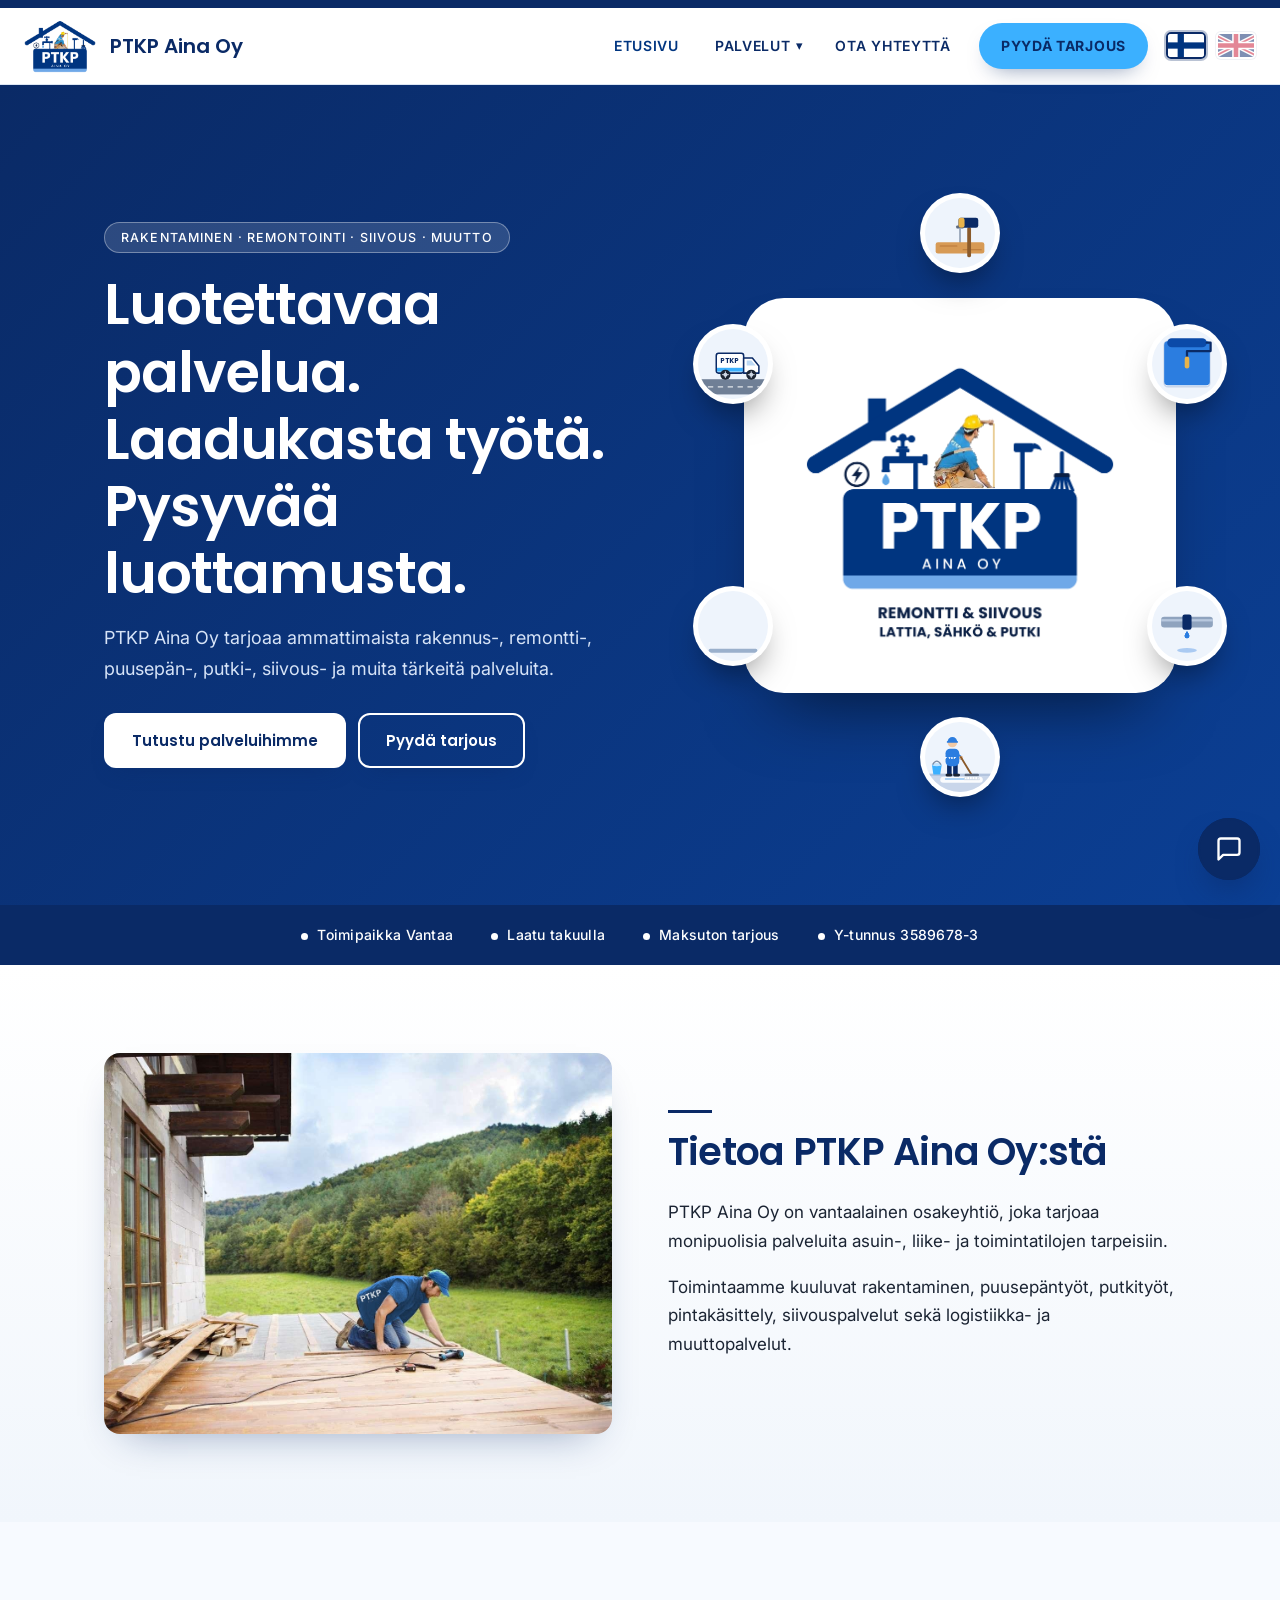
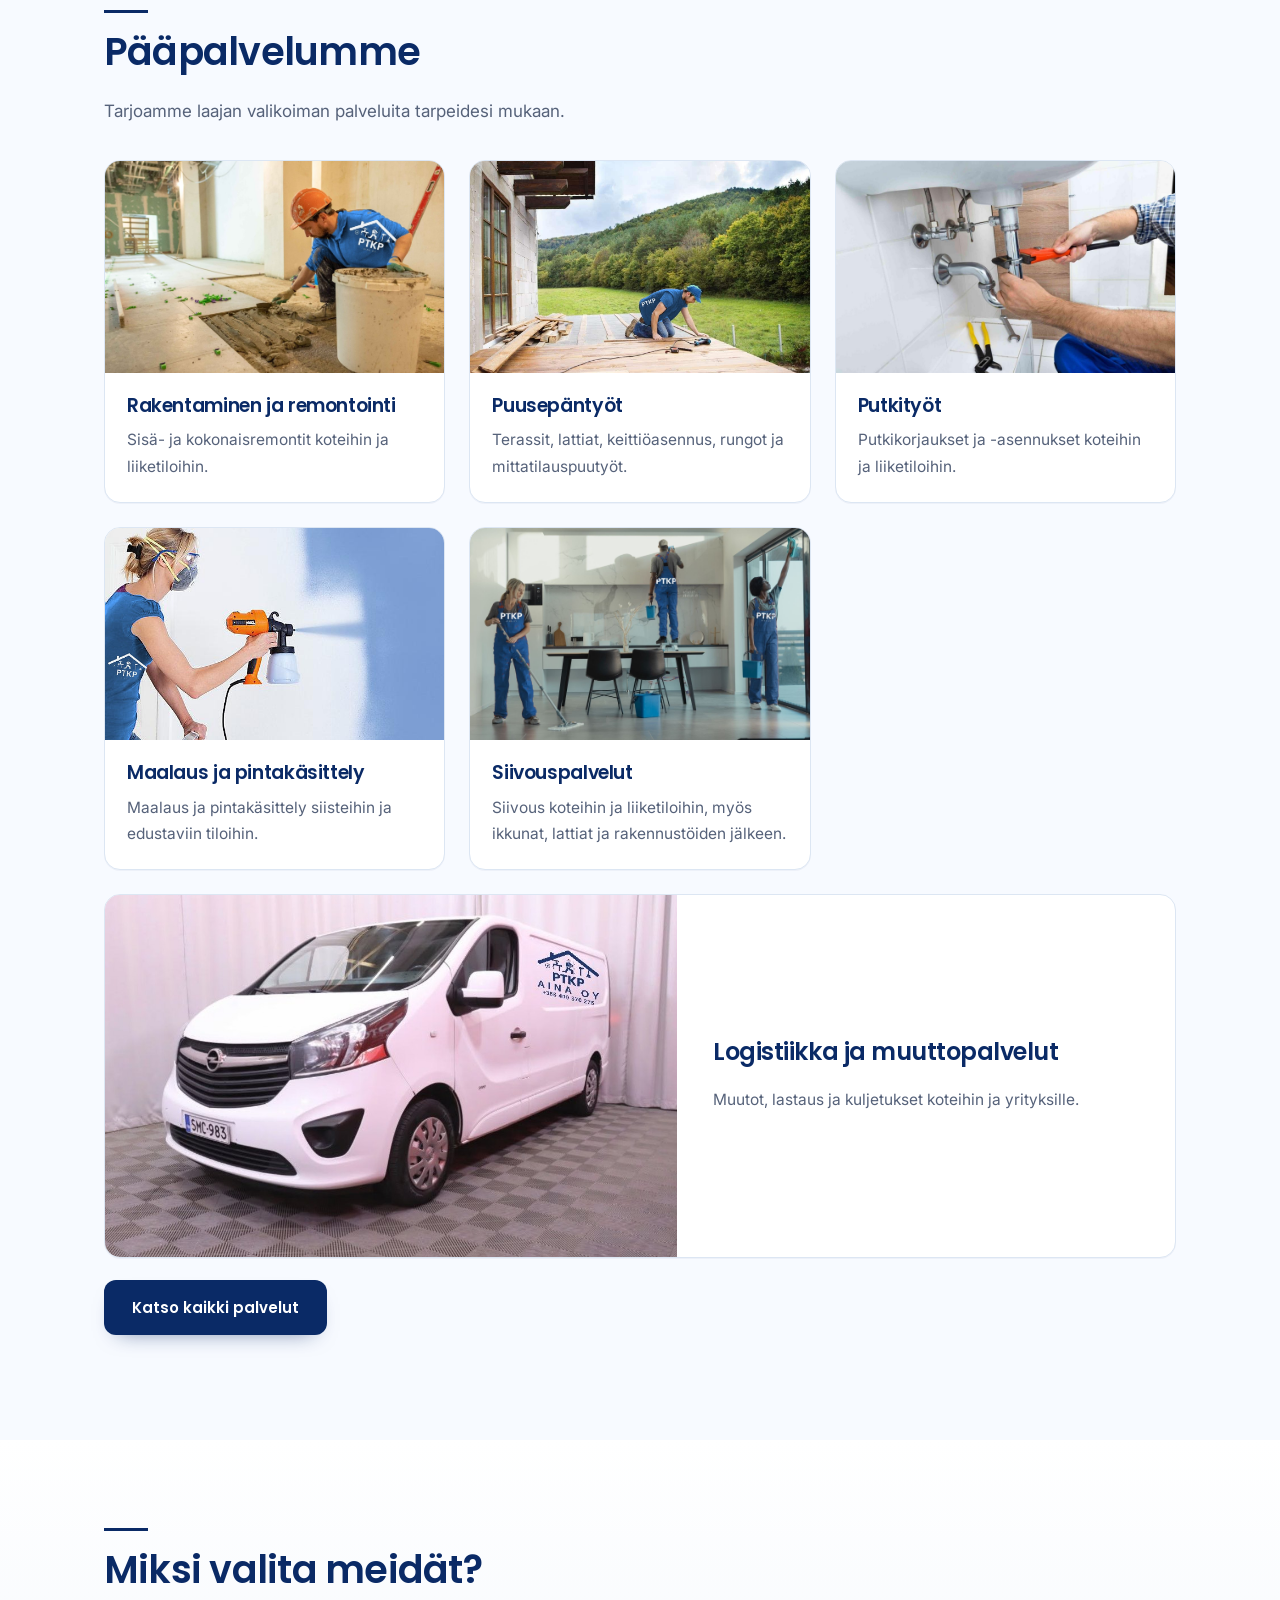
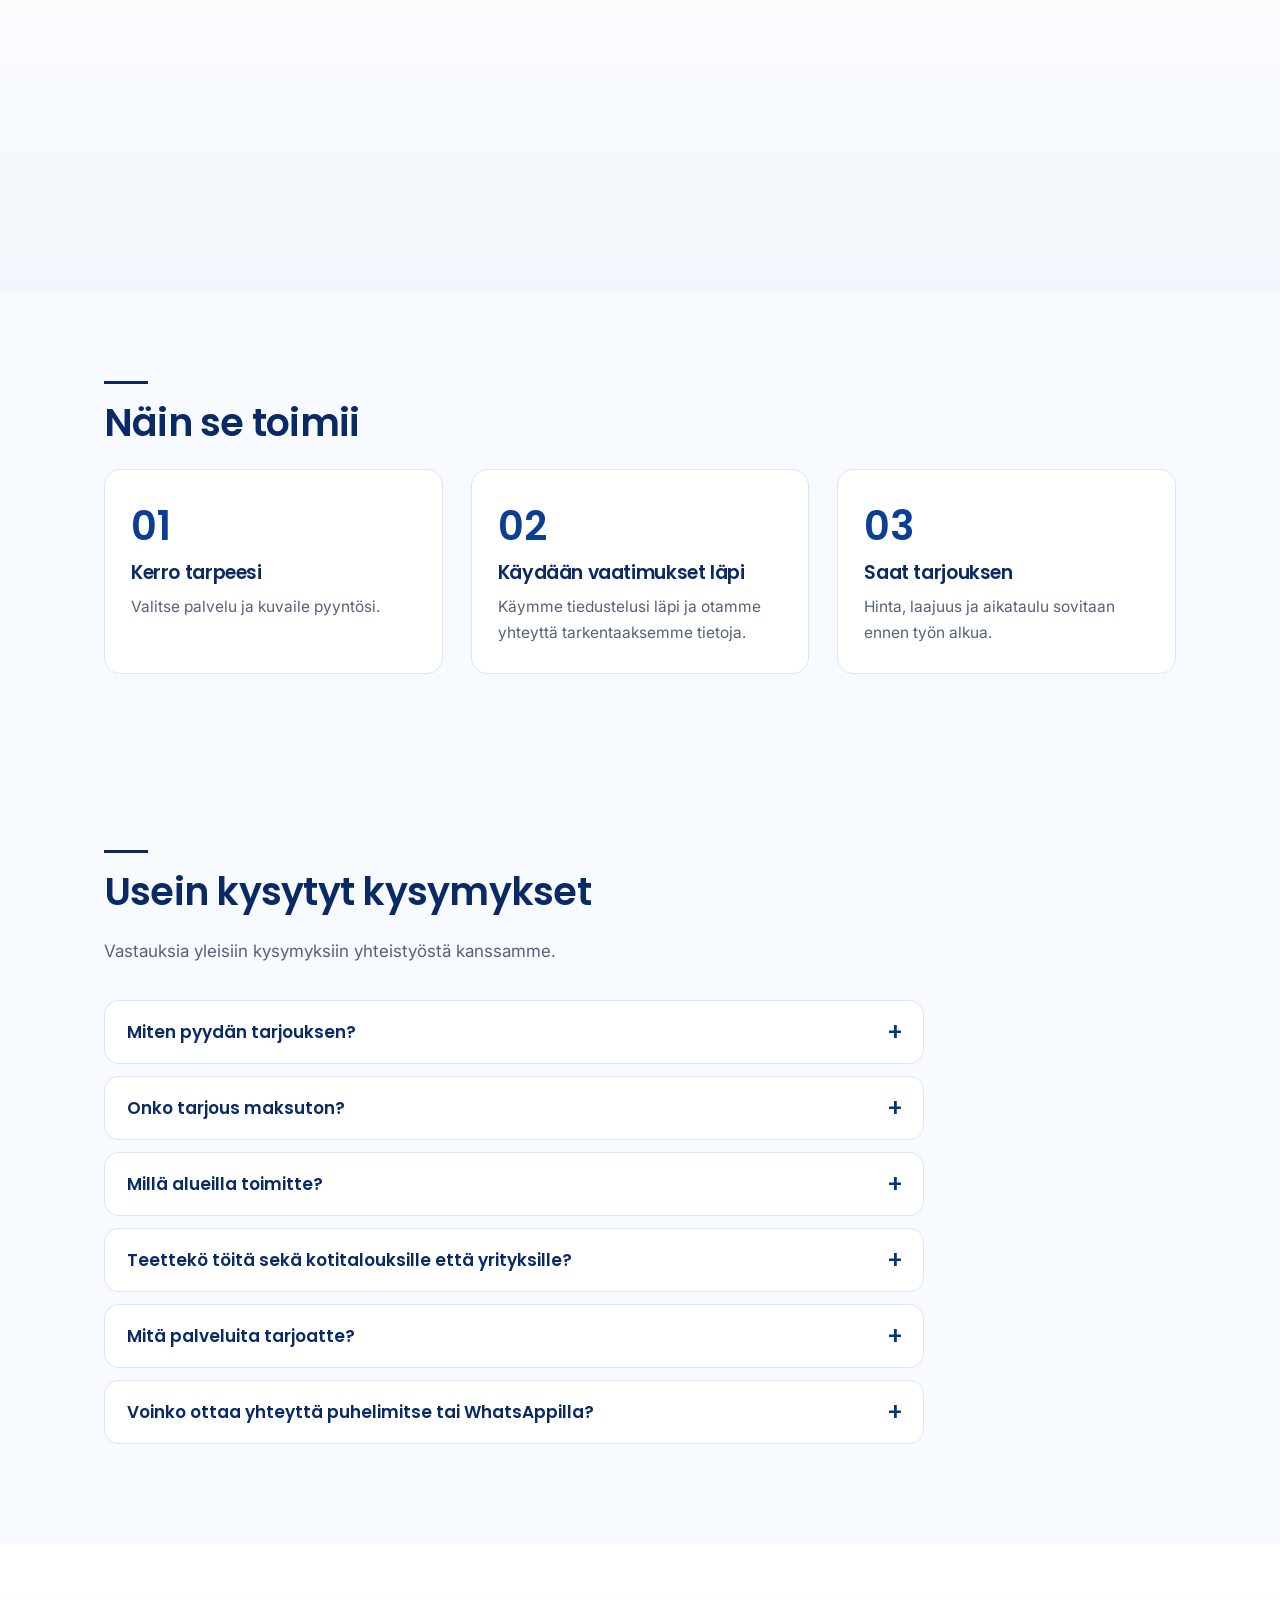
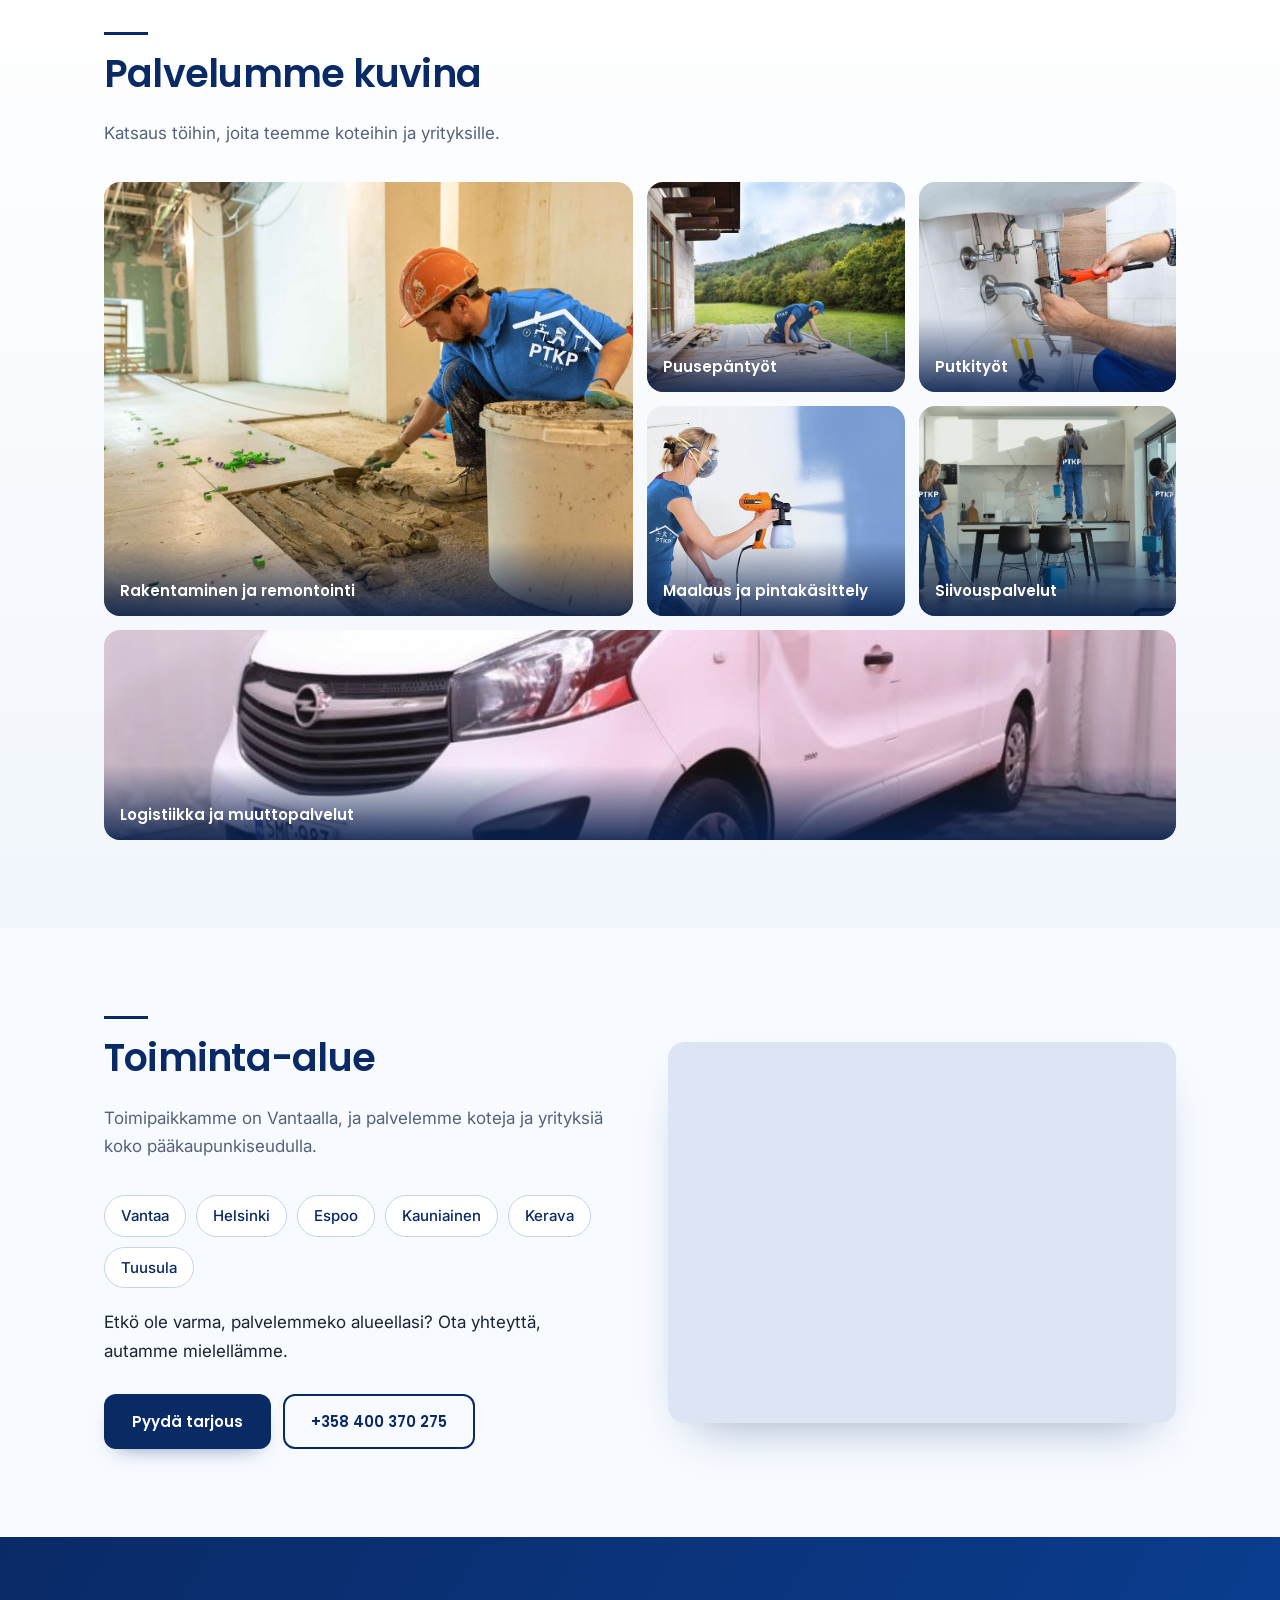
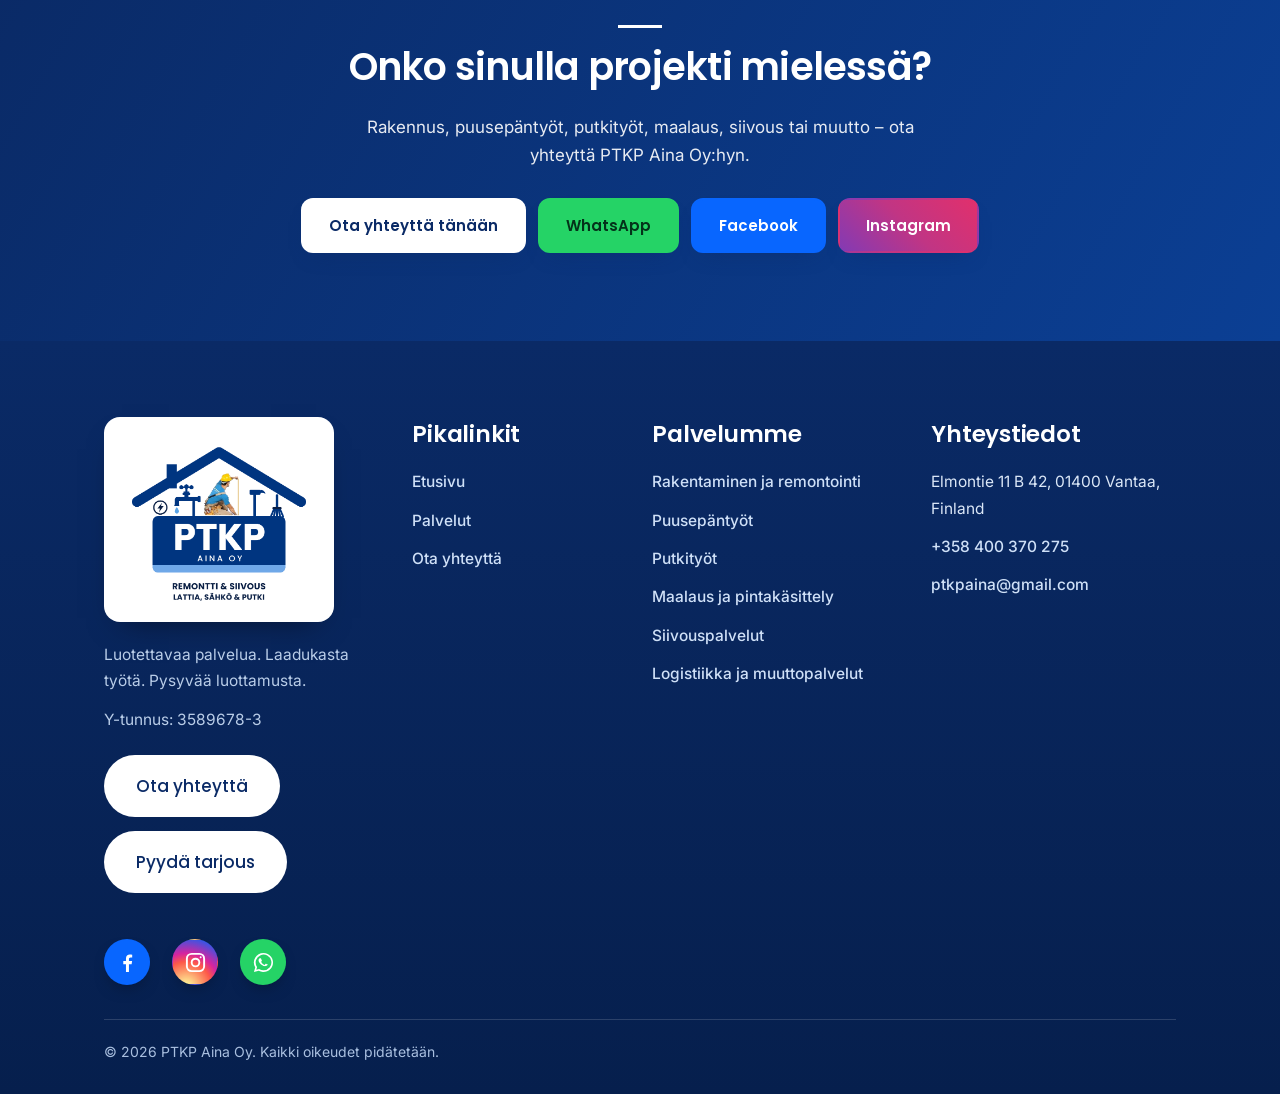
<file: index.html>
<!DOCTYPE html>
<html lang="en"><head><meta charset="utf-8"><meta name="viewport" content="width=device-width, initial-scale=1">
<title>Remontti ja siivous Vantaa – PTKP Aina Oy | Renovation &amp; Cleaning</title><meta name="description" content="PTKP Aina Oy tarjoaa remontti-, puusepän-, putki-, maalaus-, siivous- ja muuttopalveluita Vantaalla ja pääkaupunkiseudulla. Maksuton tarjous. Renovation, plumbing, painting, cleaning and moving services in Vantaa, Finland.">
<link rel="preconnect" href="https://fonts.googleapis.com"><link rel="preconnect" href="https://fonts.gstatic.com" crossorigin>
<link rel="stylesheet" href="https://fonts.googleapis.com/css2?family=Inter:wght@400;500;600&family=Poppins:wght@500;600&display=swap">
<meta name="theme-color" content="#0A2A66"><script type="application/ld+json">{"@context":"https://schema.org","@type":"GeneralContractor","name":"PTKP Aina Oy","description":"Construction, renovation, carpentry, plumbing, painting, cleaning and moving services in Vantaa, Finland.","telephone":"+358400370275","email":"ptkpaina@gmail.com","identifier":"3589678-3","address":{"@type":"PostalAddress","streetAddress":"Elmontie 11 B 42","postalCode":"01400","addressLocality":"Vantaa","addressCountry":"FI"},"sameAs":["https://www.facebook.com/people/PTKP-Aina-oy/61586414819153/","https://www.instagram.com/ptkp_ainaoy/"],"areaServed":["Vantaa","Helsinki","Espoo","Kauniainen","Kerava","Tuusula"]}</script>
<meta property="og:type" content="website"><meta property="og:title" content="Remontti ja siivous Vantaa – PTKP Aina Oy | Renovation &amp; Cleaning"><meta property="og:description" content="PTKP Aina Oy tarjoaa remontti-, puusepän-, putki-, maalaus-, siivous- ja muuttopalveluita Vantaalla ja pääkaupunkiseudulla. Maksuton tarjous. Renovation, plumbing, painting, cleaning and moving services in Vantaa, Finland."><meta property="og:image" content="images/ptkp-logo.png">
<script type="application/ld+json">{"@context": "https://schema.org", "@type": "FAQPage", "mainEntity": [{"@type": "Question", "name": "How do I request a quote?", "acceptedAnswer": {"@type": "Answer", "text": "Fill in the enquiry form, call us or message us on WhatsApp. We review your request and contact you to clarify the details."}}, {"@type": "Question", "name": "Is the quotation free?", "acceptedAnswer": {"@type": "Answer", "text": "Yes, quotations are free of charge. Pricing, scope and availability are agreed before work starts."}}, {"@type": "Question", "name": "Which areas do you serve?", "acceptedAnswer": {"@type": "Answer", "text": "We are based in Vantaa and serve homes and businesses across the Helsinki metropolitan area. Not sure about your location? Just ask."}}, {"@type": "Question", "name": "Do you work for homes and for businesses?", "acceptedAnswer": {"@type": "Answer", "text": "Yes. We carry out work for private homes as well as business premises."}}, {"@type": "Question", "name": "Which services do you offer?", "acceptedAnswer": {"@type": "Answer", "text": "Construction and renovation, carpentry, plumbing, painting and surface finishing, cleaning services, and logistics and moving."}}, {"@type": "Question", "name": "Can I contact you by phone or WhatsApp?", "acceptedAnswer": {"@type": "Answer", "text": "Yes. You can call or message us on +358 400 370 275, or send an email to ptkpaina@gmail.com."}}]}</script><link rel="icon" href="images/ptkp-logo-icon.png" type="image/png"><link rel="stylesheet" href="css/style.css"></head><body><header class="site-header"><div class="wrap bar"><a class="brand" href="index.html"><img src="images/ptkp-logo-icon.png" alt="PTKP Aina Oy logo"><span>PTKP Aina Oy<small>Remontti, siivous &amp; muutto</small></span></a>
<button class="menu" aria-label="Menu" aria-expanded="false">☰</button>
<nav class="nav"><a href="index.html" class="on">Home</a><div class="dd"><a href="services.html">Services</a><button type="button" class="dd-b" aria-label="Services menu" aria-expanded="false">&#9662;</button><div class="dd-menu"><a href="construction.html">Construction &amp; Renovation</a><a href="carpentry.html">Carpentry</a><a href="plumbing.html">Plumbing</a><a href="painting.html">Painting &amp; Surface Finishing</a><a href="cleaning.html">Cleaning Services</a><a href="logistics.html">Logistics &amp; Moving</a></div></div><a href="contact.html">Contact Us</a><a class="hphone" href="tel:+358400370275">+358 400 370 275</a><a class="cta" href="contact.html">Request a Quote</a><span class="lang"><button type="button" data-lang="fi" aria-pressed="false" aria-label="Suomi" title="Suomi"><svg viewBox="0 0 36 22" preserveAspectRatio="xMidYMid slice" aria-hidden="true"><rect width="36" height="22" fill="#fff"/><rect x="10" width="6" height="22" fill="#003580"/><rect y="8" width="36" height="6" fill="#003580"/></svg></button><button type="button" data-lang="en" aria-pressed="true" aria-label="English" title="English"><svg viewBox="0 0 60 30" preserveAspectRatio="xMidYMid slice" aria-hidden="true"><rect width="60" height="30" fill="#012169"/><path d="M0 0l60 30M60 0L0 30" stroke="#fff" stroke-width="6"/><path d="M0 0l60 30M60 0L0 30" stroke="#C8102E" stroke-width="2.4"/><path d="M30 0v30M0 15h60" stroke="#fff" stroke-width="10"/><path d="M30 0v30M0 15h60" stroke="#C8102E" stroke-width="6"/></svg></button></span></nav></div></header>
<main><div class="hero-logo"><div class="wrap hl-grid"><div class="hl-text"><span class="eyebrow">Construction · Renovation · Cleaning · Moving</span><h1>Reliable Services. Quality Work. Lasting Trust.</h1><p>PTKP Aina Oy provides professional construction, renovation, carpentry, plumbing, cleaning and other essential services.</p><div class="btns"><a class="btn g" href="services.html">Explore Our Services</a><a class="btn o" href="contact.html">Request a Quote</a></div></div><div class="hl-stage"><span class="hl-glow"></span><div class="hl-card"><img class="logo-hero" src="images/ptkp-logo.png" alt="PTKP Aina Oy logo"></div><div class="hl-orbit"><a class="hl-tile t1" href="carpentry.html" aria-label="Carpentry"><svg viewBox="-6 -6 92 92" aria-hidden="true"><g class="m"><g class="a cp-nail"><rect x="35" y="30" width="10" height="4" rx="1.2" fill="#5d6b80"/><rect x="38.8" y="33" width="2.4" height="21" fill="#9aa8bb"/></g>
<rect x="8" y="52" width="64" height="15" rx="3" fill="#d79a55"/><path d="M14 57h22M44 62h24" stroke="#b9783b" stroke-width="1.4" stroke-linecap="round"/>
<g class="a cp-ham"><rect x="49.5" y="32" width="5" height="40" rx="2.5" fill="#8a5a2b"/><rect x="38" y="20" width="26" height="13" rx="3" fill="#0A2A66"/><rect x="38" y="20" width="8" height="13" rx="3" fill="#E8B34B"/></g></g></svg><span class="hl-name">Carpentry</span></a><a class="hl-tile t2" href="painting.html" aria-label="Painting"><svg viewBox="-6 -6 92 92" aria-hidden="true"><g class="m"><rect x="10" y="10" width="60" height="60" rx="5" fill="#f6f8fc" stroke="#c9d6ea" stroke-width="2"/>
<rect class="a pt-fill" x="10" y="10" width="60" height="58" rx="5" fill="#2b7de0"/>
<g class="a pt-roll"><rect x="14" y="6" width="52" height="12" rx="6" fill="#0b4aa8"/><path d="M66 12h5v11H40v7" fill="none" stroke="#0A2A66" stroke-width="3" stroke-linecap="round" stroke-linejoin="round"/><rect x="37" y="30" width="6" height="16" rx="3" fill="#E8B34B"/></g></g></svg><span class="hl-name">Painting</span></a><a class="hl-tile t3" href="plumbing.html" aria-label="Plumbing"><svg viewBox="-6 -6 92 92" aria-hidden="true"><g class="m"><g class="a pl-leak"><ellipse cx="40" cy="72" rx="13" ry="3" fill="#2b7de0" opacity=".35"/>
<path class="a pl-d1" d="M40 47c0 0-3 4-3 6.2a3 3 0 0 0 6 0c0-2.2-3-6.2-3-6.2z" fill="#2b7de0"/><path class="a pl-d2" d="M40 47c0 0-3 4-3 6.2a3 3 0 0 0 6 0c0-2.2-3-6.2-3-6.2z" fill="#2b7de0"/><path class="a pl-d3" d="M40 47c0 0-3 4-3 6.2a3 3 0 0 0 6 0c0-2.2-3-6.2-3-6.2z" fill="#2b7de0"/></g>
<rect x="6" y="28" width="68" height="14" rx="4" fill="#8fa3be"/><rect x="6" y="31" width="68" height="3" fill="#b8c8de"/><rect x="34" y="25" width="12" height="20" rx="3" fill="#0A2A66"/>
<g class="a pl-wr"><rect x="36.5" y="6" width="7" height="29" rx="3.5" fill="#E8B34B"/><circle cx="40" cy="35" r="9" fill="#E8B34B"/><circle cx="40" cy="35" r="3.6" fill="#eef4fc"/></g>
<path class="a pl-ck" d="M24 58l11 11 22-24" fill="none" stroke="#1fa855" stroke-width="7" stroke-linecap="round" stroke-linejoin="round"/></g></svg><span class="hl-name">Plumbing</span></a><a class="hl-tile t4" href="cleaning.html" aria-label="Cleaning"><svg viewBox="-6 -6 92 92" aria-hidden="true"><g class="m">
<rect x="-6" y="62" width="92" height="24" fill="#c9d6ea"/><rect x="-6" y="62" width="92" height="3" fill="#b3c4de"/>
<rect class="a mp-wet" x="14" y="66" width="56" height="8" rx="4" fill="#fff" opacity=".9"/>
<rect class="a mp-wet2" x="20" y="68" width="40" height="2" rx="1" fill="#8fc4f5"/>
<g><path d="M3 50h13l-2 13H5z" fill="#3bb0ff"/><ellipse cx="9.5" cy="50" rx="6.5" ry="2" fill="#bfe3ff"/><path d="M4 50q5.5-9 11 0" fill="none" stroke="#7d8da6" stroke-width="1.6"/></g>
<g class="a mp-body">
<rect x="23" y="49" width="6" height="15" rx="2.5" fill="#0A2A66"/><rect x="31" y="49" width="6" height="15" rx="2.5" fill="#0A2A66"/>
<rect x="21" y="62" width="9" height="3.6" rx="1.8" fill="#1b2433"/><rect x="31" y="62" width="9" height="3.6" rx="1.8" fill="#1b2433"/>
<rect x="21" y="29" width="18" height="23" rx="6" fill="#2b7de0"/>
<text x="28.6" y="43" text-anchor="middle" font-family="Poppins,Arial,sans-serif" font-weight="700" font-size="5.4" fill="#fff">PTKP</text>
<circle cx="30" cy="21" r="6.3" fill="#f1c9a5"/><path d="M23.7 20a6.3 6.3 0 0 1 12.6 0z" fill="#2b7de0"/><rect x="22.6" y="19" width="14.8" height="2.4" rx="1.2" fill="#2b7de0"/>
</g>
<g class="a mp-mop">
<path d="M33 35l8 6" stroke="#2b7de0" stroke-width="5" stroke-linecap="round"/><circle cx="41.5" cy="41" r="2.6" fill="#f1c9a5"/>
<path d="M41 40L55 63" stroke="#8a5a2b" stroke-width="2.4" stroke-linecap="round"/>
<rect x="46" y="62" width="19" height="3.6" rx="1.8" fill="#5d6b80"/>
<path d="M47 65.6h17l1.6 4.2H45.4z" fill="#fff" stroke="#c0cde0" stroke-width=".8"/>
<path d="M49 66v3.4M52.5 66v3.4M56 66v3.4M59.5 66v3.4M63 66v3.4" stroke="#c0cde0" stroke-width=".8"/>
</g>
<path class="a mp-s1" d="M66 42l2.2 5.8 5.8 2.2-5.8 2.2-2.2 5.8-2.2-5.8-5.8-2.2 5.8-2.2z" fill="#3bb0ff"/><path class="a mp-s2" d="M24 42l1.7 4.3 4.3 1.7-4.3 1.7-1.7 4.3-1.7-4.3-4.3-1.7 4.3-1.7z" fill="#3bb0ff"/><path class="a mp-s3" d="M58 37l1.4 3.6 3.6 1.4-3.6 1.4-1.4 3.6-1.4-3.6-3.6-1.4 3.6-1.4z" fill="#fff"/>
</g></svg><span class="hl-name">Cleaning</span></a><a class="hl-tile t5" href="construction.html" aria-label="Construction and renovation"><svg viewBox="-6 -6 92 92" aria-hidden="true"><g class="m"><rect x="8" y="70" width="64" height="5" rx="2" fill="#9ab0cc"/><rect class="a br b0" x="14" y="60" width="16" height="9" rx="1.5" fill="#d4694a"/><rect class="a br b1" x="31.5" y="60" width="16" height="9" rx="1.5" fill="#d4694a"/><rect class="a br b2" x="49" y="60" width="16" height="9" rx="1.5" fill="#d4694a"/><rect class="a br b3" x="14" y="50" width="7.5" height="9" rx="1.5" fill="#d4694a"/><rect class="a br b4" x="22.5" y="50" width="16" height="9" rx="1.5" fill="#d4694a"/><rect class="a br b5" x="40" y="50" width="16" height="9" rx="1.5" fill="#d4694a"/><rect class="a br b6" x="57.5" y="50" width="8.5" height="9" rx="1.5" fill="#d4694a"/><rect class="a br b7" x="14" y="40" width="16" height="9" rx="1.5" fill="#d4694a"/><rect class="a br b8" x="31.5" y="40" width="16" height="9" rx="1.5" fill="#d4694a"/><rect class="a br b9" x="49" y="40" width="16" height="9" rx="1.5" fill="#d4694a"/><path class="a rn-roof" d="M9 41L40 14l31 27z" fill="#0A2A66" stroke="#0A2A66" stroke-width="2" stroke-linejoin="round"/><rect class="a rn-door" x="35" y="52" width="10" height="18" rx="2" fill="#E8B34B"/></g></svg><span class="hl-name">Construction and renovation</span></a><a class="hl-tile t7" href="logistics.html" aria-label="Logistics &amp; Moving"><svg viewBox="-6 -6 92 92" aria-hidden="true"><g class="m">
<path class="a lg-speed" d="M-4 36h12M-6 44h10M-3 52h9" stroke="#9db6d6" stroke-width="2" stroke-linecap="round" fill="none"/>
<rect x="-6" y="60" width="92" height="20" fill="#6f7f96"/><path d="M-6 70h92" stroke="#fff" stroke-width="1.6" stroke-dasharray="7 6" opacity=".8"/>
<g class="a lg-van"><g transform="translate(12 0)">
<g class="a lg-box lg-b1"><rect x="13" y="38" width="11" height="11" rx="1.2" fill="#d9a066" stroke="#b9783b" stroke-width="1.2"/><path d="M18.5 38v11" stroke="#b9783b" stroke-width="1.4"/></g>
<g class="a lg-box lg-b2"><rect x="13" y="34" width="10" height="15" rx="1.2" fill="#e2b27b" stroke="#b9783b" stroke-width="1.2"/><path d="M18 34v15" stroke="#b9783b" stroke-width="1.4"/></g>
<rect x="6" y="26" width="36" height="26" rx="3" fill="#fff" stroke="#0A2A66" stroke-width="2"/>
<rect x="7" y="45" width="34" height="5" fill="#3bb0ff"/>
<text x="24" y="39" text-anchor="middle" font-family="Poppins,Arial,sans-serif" font-weight="700" font-size="9" fill="#0A2A66">PTKP</text>
<path d="M42 32h11.5l8.5 10.5V52H42z" fill="#fff" stroke="#0A2A66" stroke-width="2" stroke-linejoin="round"/>
<path d="M46 35.5h6.2l5.4 6.6H46z" fill="#bcd9f5"/>
<g class="a lg-w"><circle cx="18" cy="54" r="6.6" fill="#1b2433"/><circle cx="18" cy="54" r="2.6" fill="#cfd8e6"/><path d="M18 49.5v9M13.5 54h9" stroke="#cfd8e6" stroke-width="1.2"/></g>
<g class="a lg-w"><circle cx="52" cy="54" r="6.6" fill="#1b2433"/><circle cx="52" cy="54" r="2.6" fill="#cfd8e6"/><path d="M52 49.5v9M47.5 54h9" stroke="#cfd8e6" stroke-width="1.2"/></g>
</g></g></g></svg><span class="hl-name">Logistics &amp; Moving</span></a></div></div></div></div>
<div class="trust"><div class="wrap"><span>Based in Vantaa</span><span>Quality guaranteed</span><span>Free quotation</span><span>Business ID 3589678-3</span></div></div>
<section class="alt"><div class="wrap split"><img src="images/carpentry.jpg" alt="Carpenter building a terrace" loading="lazy"><div><h2>About PTKP Aina Oy</h2>
<p>PTKP Aina Oy is a Finnish limited liability company based in Vantaa, offering a diverse range of services to support residential, commercial and operational needs.</p>
<p>Our activities include construction, carpentry, plumbing, surface finishing, cleaning services, and logistics and moving services.</p></div></div></section>
<section><div class="wrap"><h2>Our Main Services</h2><p class="lead">We provide a wide range of services to meet your needs.</p><div class="cards"><a class="card" href="construction.html" style="text-decoration:none"><img src="images/renovation.jpg" alt="Construction & Renovation" loading="lazy"><div class="body"><h3>Construction & Renovation</h3><p>Interior and full-home renovation for homes and business premises.</p></div></a><a class="card" href="carpentry.html" style="text-decoration:none"><img src="images/carpentry.jpg" alt="Carpentry" loading="lazy"><div class="body"><h3>Carpentry</h3><p>Terraces, decking, flooring, kitchen installation, framing and custom woodwork.</p></div></a><a class="card" href="plumbing.html" style="text-decoration:none"><img src="images/plumbing.jpg" alt="Plumbing" loading="lazy"><div class="body"><h3>Plumbing</h3><p>Plumbing repairs and installations for homes and business premises.</p></div></a><a class="card" href="painting.html" style="text-decoration:none"><img src="images/painting.jpg" alt="Painting" loading="lazy"><div class="body"><h3>Painting & Surface Finishing</h3><p>Painting and surface treatment for clean, well-presented spaces.</p></div></a><a class="card" href="cleaning.html" style="text-decoration:none"><img src="images/cleaning.jpg" alt="Cleaning" loading="lazy"><div class="body"><h3>Cleaning Services</h3><p>Cleaning for residential and commercial spaces, including windows, floors and after construction.</p></div></a><a class="card wide" href="logistics.html" style="text-decoration:none"><img src="images/logistics.jpg" alt="PTKP Aina Oy moving van" loading="lazy"><div class="body"><h3>Logistics &amp; Moving</h3><p>Moving, loading and transport for homes and businesses.</p></div></a></div><p style="margin-top:22px"><a class="btn n" href="services.html">View all services</a></p></div></section>
<section class="alt"><div class="wrap"><h2>Why Work With Us?</h2><div class="feat">
<div><h3>Diverse Services</h3><p>Many service categories under one company.</p></div>
<div><h3>Quality-Focused Work</h3><p>Emphasis on workmanship and attention to detail.</p></div>
<div><h3>Customer-Oriented</h3><p>Services and discussions tailored to your needs.</p></div>
<div><h3>Convenient Enquiries</h3><p>Contact us through a simple online form, phone or WhatsApp.</p></div></div></div></section>
<section><div class="wrap"><h2>How It Works</h2><div class="steps"><div><h3>Tell Us What You Need</h3><p>Choose a service and describe your request.</p></div><div><h3>Discuss Your Requirements</h3><p>We review your enquiry and contact you to clarify details.</p></div><div><h3>Receive a Proposal</h3><p>Pricing, scope and availability are agreed before work starts.</p></div></div></div></section>
<section id="faq"><div class="wrap faq"><h2>Frequently Asked Questions</h2><p class="lead">Answers to common questions about working with us.</p><details><summary>How do I request a quote?</summary><p>Fill in the enquiry form, call us or message us on WhatsApp. We review your request and contact you to clarify the details.</p></details><details><summary>Is the quotation free?</summary><p>Yes, quotations are free of charge. Pricing, scope and availability are agreed before work starts.</p></details><details><summary>Which areas do you serve?</summary><p>We are based in Vantaa and serve homes and businesses across the Helsinki metropolitan area. Not sure about your location? Just ask.</p></details><details><summary>Do you work for homes and for businesses?</summary><p>Yes. We carry out work for private homes as well as business premises.</p></details><details><summary>Which services do you offer?</summary><p>Construction and renovation, carpentry, plumbing, painting and surface finishing, cleaning services, and logistics and moving.</p></details><details><summary>Can I contact you by phone or WhatsApp?</summary><p>Yes. You can call or message us on +358 400 370 275, or send an email to ptkpaina@gmail.com.</p></details></div></section>
<section class="alt" id="gallery"><div class="wrap"><h2>Our Services in Pictures</h2><p class="lead">A look at the kind of work we do for homes and businesses.</p><div class="gallery"><button type="button" class="g-item"><img src="images/renovation.jpg" alt="Construction and renovation" loading="lazy"><span>Construction & Renovation</span></button><button type="button" class="g-item"><img src="images/carpentry.jpg" alt="Carpentry" loading="lazy"><span>Carpentry</span></button><button type="button" class="g-item"><img src="images/plumbing.jpg" alt="Plumbing" loading="lazy"><span>Plumbing</span></button><button type="button" class="g-item"><img src="images/painting.jpg" alt="Painting" loading="lazy"><span>Painting & Surface Finishing</span></button><button type="button" class="g-item"><img src="images/cleaning.jpg" alt="Cleaning" loading="lazy"><span>Cleaning Services</span></button><button type="button" class="g-item wide"><img src="images/logistics.jpg" alt="PTKP Aina Oy moving van" loading="lazy"><span>Logistics &amp; Moving</span></button></div></div></section>
<section id="area"><div class="wrap split"><div><h2>Service Area</h2><p class="lead">Based in Vantaa, we serve homes and businesses across the Helsinki metropolitan area.</p><ul class="chips"><li>Vantaa</li><li>Helsinki</li><li>Espoo</li><li>Kauniainen</li><li>Kerava</li><li>Tuusula</li></ul><p>Not sure we cover your location? Contact us and we will gladly help.</p><div class="btns"><a class="btn n" href="contact.html">Request a Quote</a><a class="btn o2" href="tel:+358400370275">+358 400 370 275</a></div></div><div class="map"><iframe title="PTKP Aina Oy, Vantaa" loading="lazy" referrerpolicy="no-referrer-when-downgrade" src="https://www.google.com/maps?q=Elmontie+11+B+42+01400+Vantaa&amp;output=embed"></iframe></div></div></section>
<dialog class="lb"><button type="button" class="x" aria-label="Close">&times;</button><img alt=""></dialog>
<section class="band"><div class="wrap"><h2>Have a Project in Mind?</h2><p>Construction, carpentry, plumbing, painting, cleaning or moving – contact PTKP Aina Oy.</p><div class="btns" style="justify-content:center"><a class="btn g" href="contact.html">Contact Us Today</a><a class="btn o" data-wa target="_blank" rel="noopener" href="#">WhatsApp</a><a class="btn o" data-fb target="_blank" rel="noopener" href="#">Facebook</a><a class="btn o" data-ig target="_blank" rel="noopener" href="#">Instagram</a></div></div></section></main><footer class="site-footer"><div class="wrap">
<div class="ft-grid">
<div class="ft-brand"><img class="ft-logo" src="images/ptkp-logo.png" alt="PTKP Aina Oy"><p>Reliable Services. Quality Work. Lasting Trust.</p><p>Business ID: 3589678-3</p><div class="ft-btns"><a class="btn g ft-cta" href="contact.html">Contact Us</a><a class="btn g ft-cta" href="contact.html#enquiry">Request a Quote</a></div></div>
<div><h4>Quick Links</h4><p><a href="index.html">Home</a></p><p><a href="services.html">Services</a></p><p><a href="contact.html">Contact Us</a></p></div>
<div><h4>Our Services</h4><p><a href="construction.html">Construction &amp; Renovation</a></p><p><a href="carpentry.html">Carpentry</a></p><p><a href="plumbing.html">Plumbing</a></p><p><a href="painting.html">Painting &amp; Surface Finishing</a></p><p><a href="cleaning.html">Cleaning Services</a></p><p><a href="logistics.html">Logistics &amp; Moving</a></p></div>
<div><h4>Contact</h4><p>Elmontie 11 B 42, 01400 Vantaa, Finland</p><p><a href="tel:+358400370275">+358 400 370 275</a></p><p><a href="mailto:ptkpaina@gmail.com">ptkpaina@gmail.com</a></p></div>
</div>
<div class="ft-social"><a data-fb target="_blank" rel="noopener" href="#" aria-label="Facebook"><svg viewBox="0 0 24 24" fill="currentColor" aria-hidden="true"><path d="M13.5 22v-8.2h2.8l.5-3.3h-3.3V8.4c0-.9.4-1.7 1.8-1.7h1.6V3.8c-.3 0-1.3-.2-2.4-.2-2.5 0-4.1 1.5-4.1 4.2v2.7H7.6v3.3h2.8V22z"/></svg></a><a data-ig target="_blank" rel="noopener" href="#" aria-label="Instagram"><svg viewBox="0 0 24 24" fill="none" stroke="currentColor" stroke-width="2" stroke-linecap="round" stroke-linejoin="round" aria-hidden="true"><rect x="3" y="3" width="18" height="18" rx="5"/><circle cx="12" cy="12" r="4"/><circle cx="17.4" cy="6.6" r="1" fill="currentColor" stroke="none"/></svg></a><a data-wa target="_blank" rel="noopener" href="#" aria-label="WhatsApp"><svg viewBox="0 0 24 24" fill="currentColor" aria-hidden="true"><path d="M12 2a10 10 0 0 0-8.6 15.1L2 22l5-1.3A10 10 0 1 0 12 2zm0 18.2c-1.5 0-3-.4-4.2-1.2l-.3-.2-3 .8.8-2.9-.2-.3A8.2 8.2 0 1 1 12 20.2zm4.5-6.1c-.2-.1-1.5-.7-1.7-.8-.2-.1-.4-.1-.6.1l-.8 1c-.1.2-.3.2-.5.1a6.7 6.7 0 0 1-3.3-2.9c-.2-.4.2-.4.7-1.3.1-.2 0-.3 0-.5l-.8-1.8c-.2-.5-.4-.4-.6-.4h-.5c-.2 0-.5.1-.7.3-.8.8-1 1.7-.7 2.7.5 1.5 1.7 3 3.3 4 1.9 1.2 3 1.4 4.2 1.1.8-.2 1.7-.9 1.9-1.6.1-.5.1-.9 0-1z"/></svg></a></div>
<div class="copy">© 2026 PTKP Aina Oy. All rights reserved.</div>
</div></footer><a class="wa-float" data-wa target="_blank" rel="noopener" href="#" aria-label="WhatsApp">WhatsApp</a><nav class="callbar" aria-label="Quick contact"><a href="tel:+358400370275">Call</a><a data-wa target="_blank" rel="noopener" href="#">WhatsApp</a><a class="q" href="contact.html">Quote</a></nav><script src="js/main.js"></script></body></html>
</file>
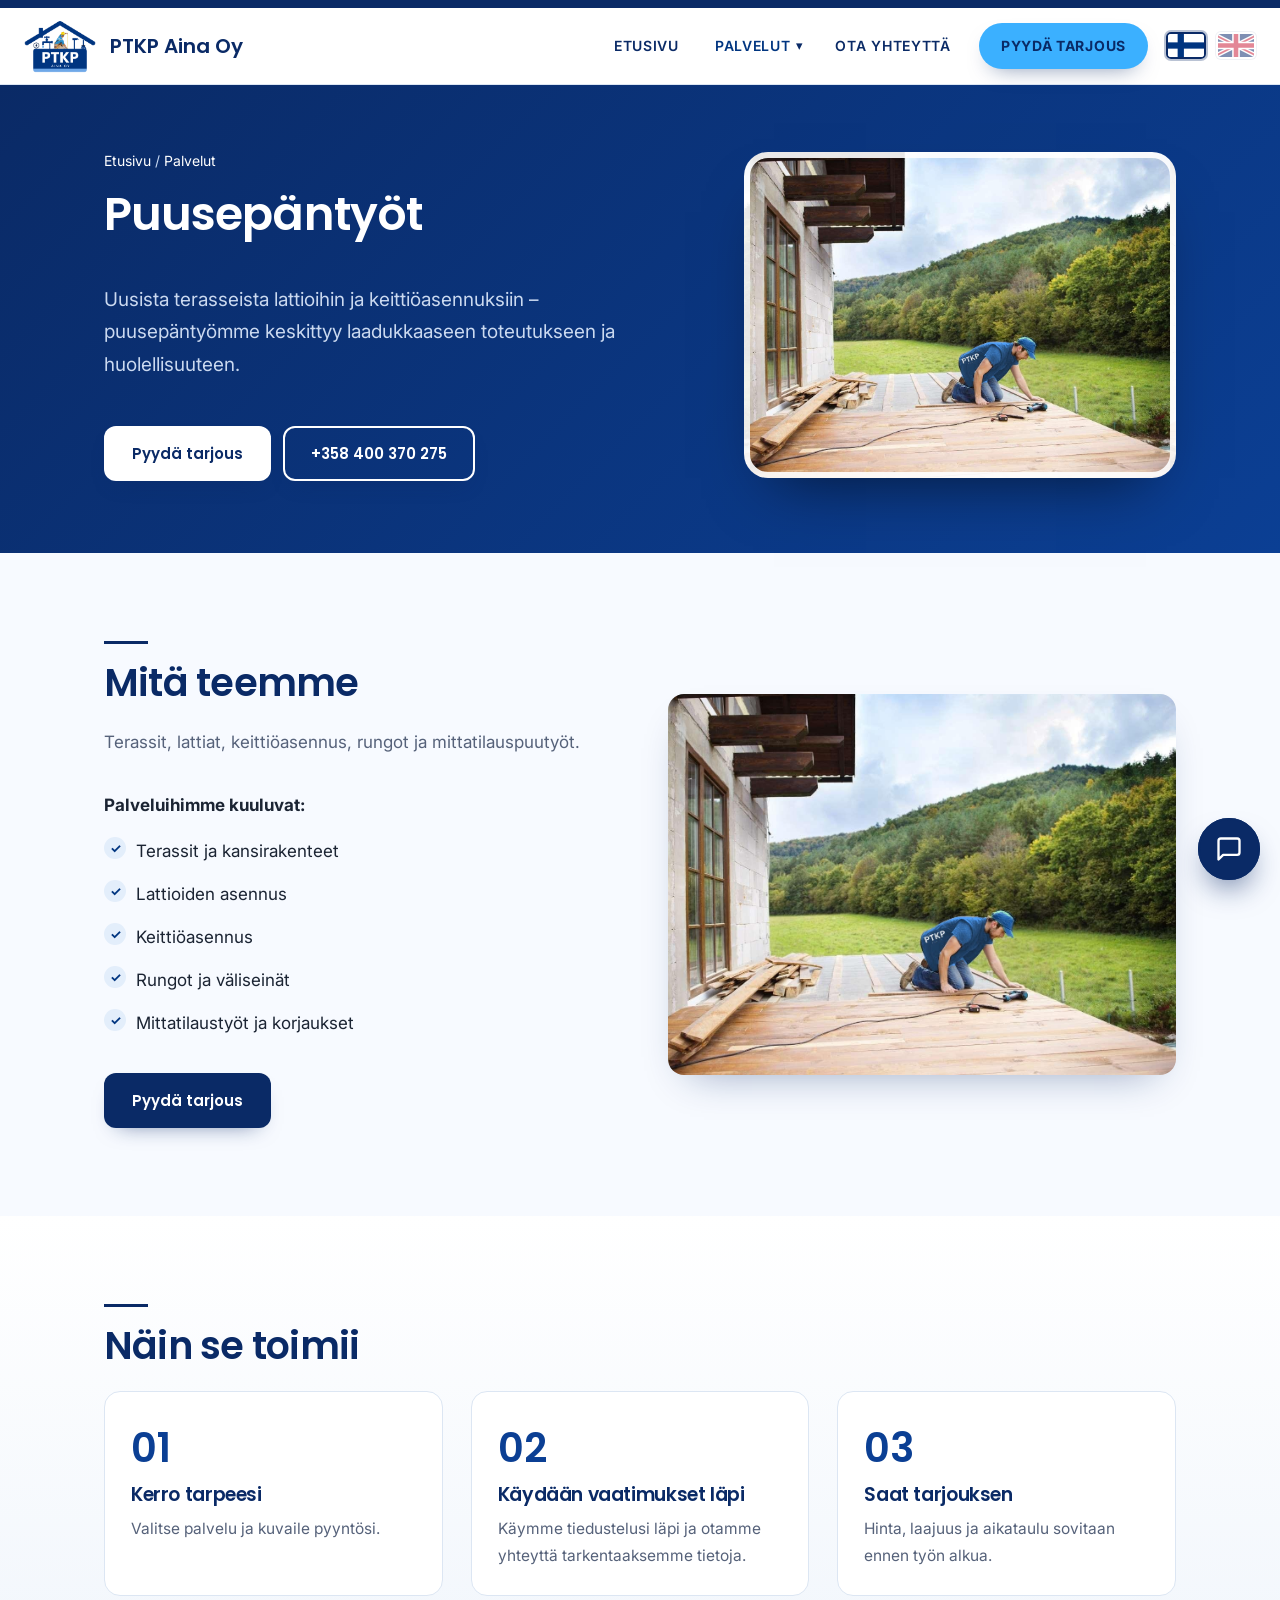
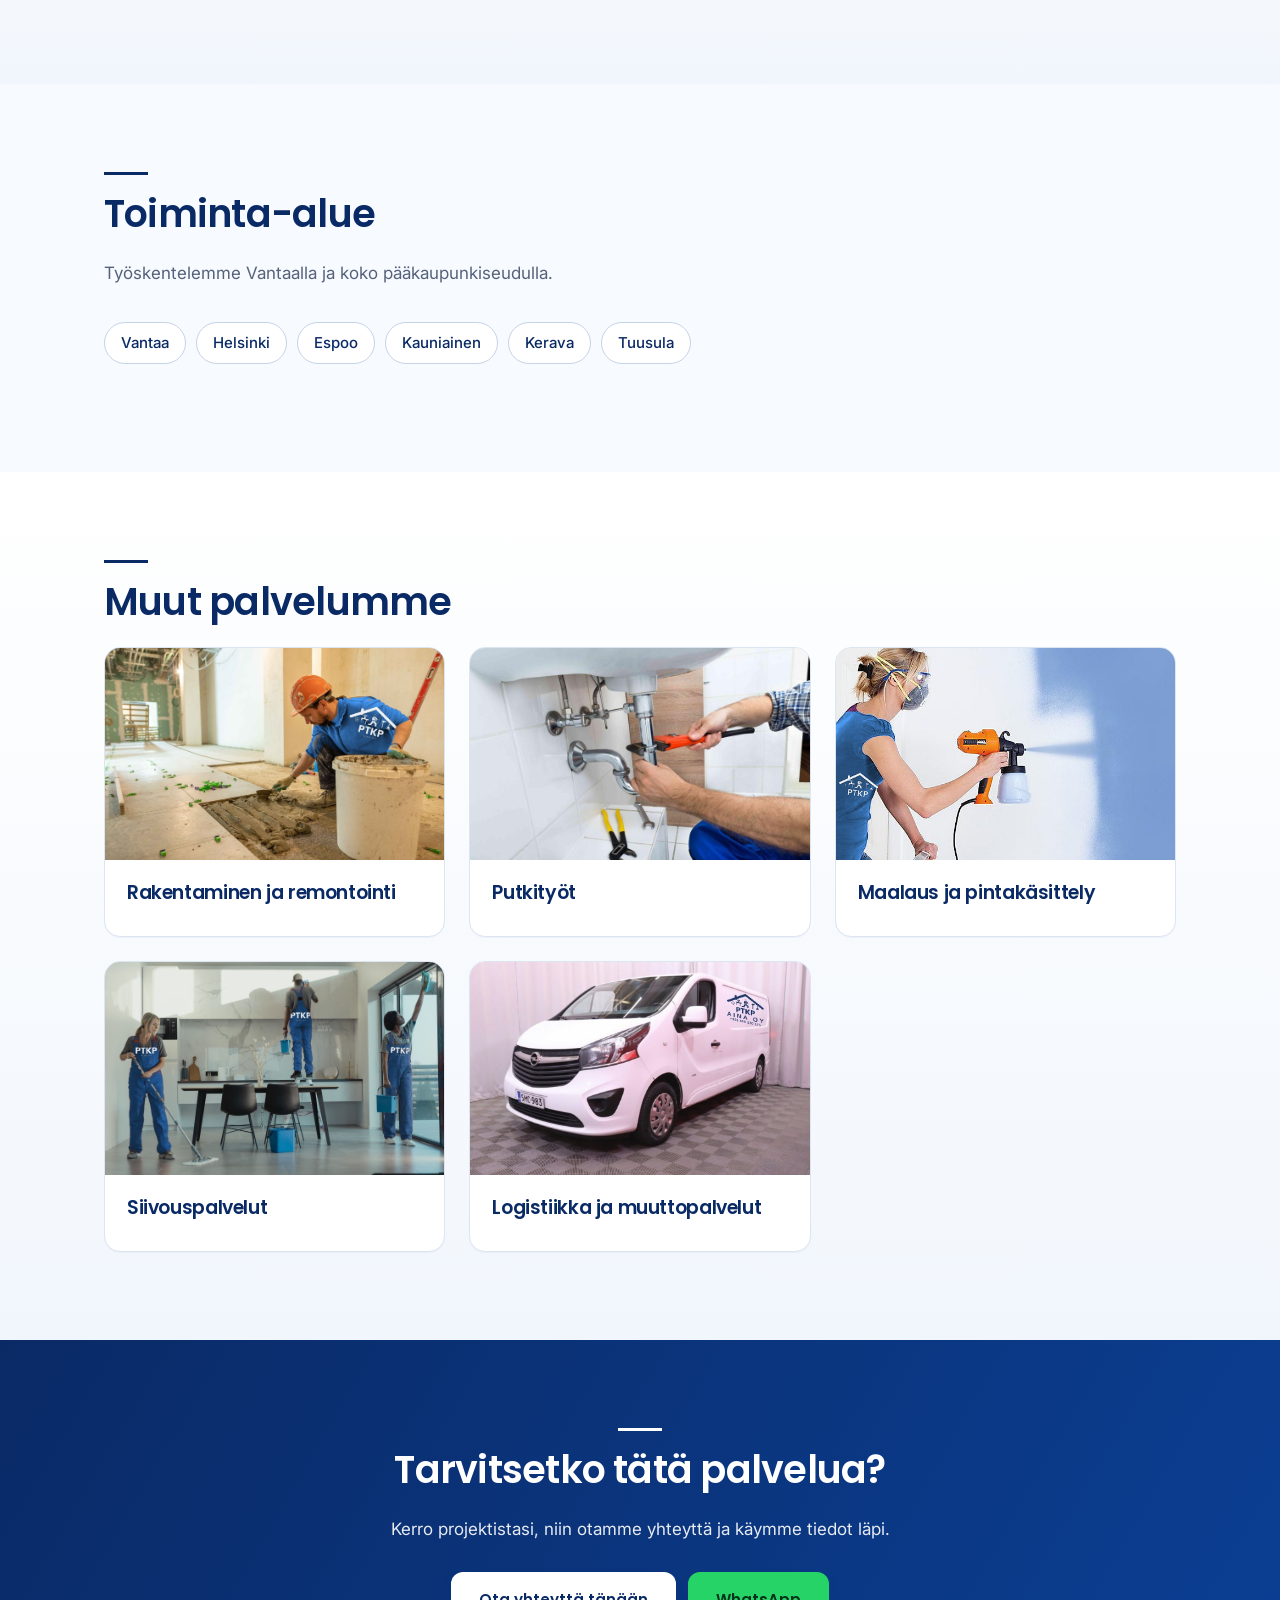
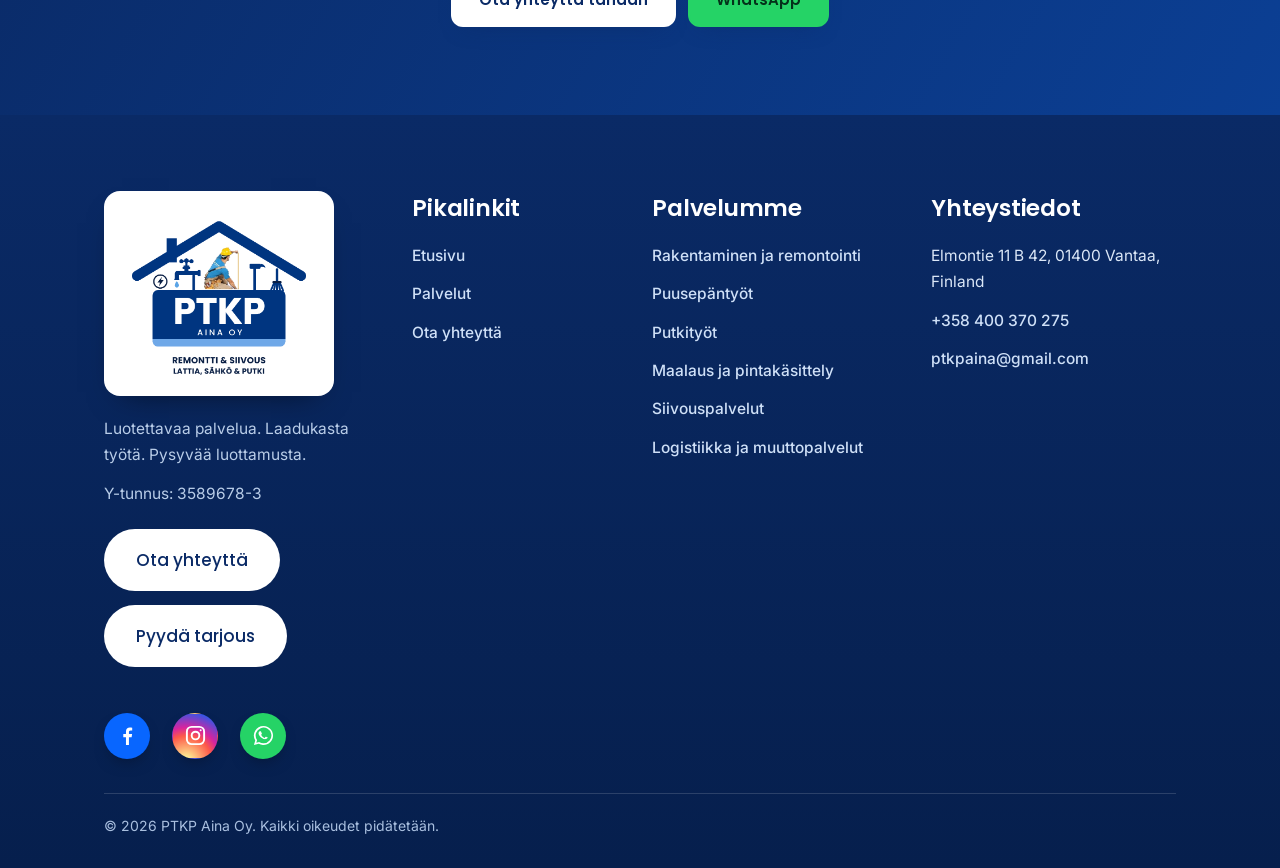
<file: carpentry.html>
<!DOCTYPE html>
<html lang="en"><head><meta charset="utf-8"><meta name="viewport" content="width=device-width, initial-scale=1">
<title>Puusepäntyöt Vantaalla – Carpentry in Vantaa | PTKP Aina Oy</title><meta name="description" content="Terassit, lattiat ja keittiöasennukset Vantaalla. Carpentry in Vantaa: terraces, decking, flooring and kitchen installation. Free quotation.">
<link rel="preconnect" href="https://fonts.googleapis.com"><link rel="preconnect" href="https://fonts.gstatic.com" crossorigin>
<link rel="stylesheet" href="https://fonts.googleapis.com/css2?family=Inter:wght@400;500;600&family=Poppins:wght@500;600&display=swap">
<meta name="theme-color" content="#0A2A66"><script type="application/ld+json">{"@context": "https://schema.org", "@type": "Service", "serviceType": "Carpentry", "description": "Terraces, decking, flooring, kitchen installation, framing and custom woodwork.", "areaServed": ["Vantaa", "Helsinki", "Espoo", "Kauniainen", "Kerava", "Tuusula"], "provider": {"@type": "GeneralContractor", "name": "PTKP Aina Oy", "telephone": "+358400370275", "email": "ptkpaina@gmail.com"}}</script><meta property="og:type" content="website"><meta property="og:site_name" content="PTKP Aina Oy"><meta property="og:locale" content="fi_FI"><meta property="og:title" content="Puusepäntyöt Vantaalla – Carpentry in Vantaa | PTKP Aina Oy"><meta property="og:description" content="Terassit, lattiat ja keittiöasennukset Vantaalla. Carpentry in Vantaa: terraces, decking, flooring and kitchen installation. Free quotation."><link rel="icon" href="images/ptkp-logo-icon.png" type="image/png"><link rel="stylesheet" href="css/style.css"></head><body><header class="site-header"><div class="wrap bar"><a class="brand" href="index.html"><img src="images/ptkp-logo-icon.png" alt="PTKP Aina Oy logo"><span>PTKP Aina Oy<small>Remontti, siivous &amp; muutto</small></span></a>
<button class="menu" aria-label="Menu" aria-expanded="false">☰</button>
<nav class="nav"><a href="index.html">Home</a><div class="dd"><a href="services.html" class="on">Services</a><button type="button" class="dd-b" aria-label="Services menu" aria-expanded="false">&#9662;</button><div class="dd-menu"><a href="construction.html">Construction &amp; Renovation</a><a href="carpentry.html">Carpentry</a><a href="plumbing.html">Plumbing</a><a href="painting.html">Painting &amp; Surface Finishing</a><a href="cleaning.html">Cleaning Services</a><a href="logistics.html">Logistics &amp; Moving</a></div></div><a href="contact.html">Contact Us</a><a class="hphone" href="tel:+358400370275">+358 400 370 275</a><a class="cta" href="contact.html">Request a Quote</a><span class="lang"><button type="button" data-lang="fi" aria-pressed="false" aria-label="Suomi" title="Suomi"><svg viewBox="0 0 36 22" preserveAspectRatio="xMidYMid slice" aria-hidden="true"><rect width="36" height="22" fill="#fff"/><rect x="10" width="6" height="22" fill="#003580"/><rect y="8" width="36" height="6" fill="#003580"/></svg></button><button type="button" data-lang="en" aria-pressed="true" aria-label="English" title="English"><svg viewBox="0 0 60 30" preserveAspectRatio="xMidYMid slice" aria-hidden="true"><rect width="60" height="30" fill="#012169"/><path d="M0 0l60 30M60 0L0 30" stroke="#fff" stroke-width="6"/><path d="M0 0l60 30M60 0L0 30" stroke="#C8102E" stroke-width="2.4"/><path d="M30 0v30M0 15h60" stroke="#fff" stroke-width="10"/><path d="M30 0v30M0 15h60" stroke="#C8102E" stroke-width="6"/></svg></button></span></nav></div></header>
<main>
<div class="hero page-hero" style="--img:url(../images/carpentry.jpg)"><div class="wrap"><div class="crumbs"><a href="index.html">Home</a> / <a href="services.html">Services</a></div><h1>Carpentry</h1><p>From new terraces to flooring and kitchen installations, our carpentry work focuses on solid workmanship and attention to detail.</p><div class="btns"><a class="btn g" href="contact.html?service=Carpentry">Request a Quote</a><a class="btn o" href="tel:+358400370275">+358 400 370 275</a></div></div></div>
<section><div class="wrap split"><div><h2>What We Do</h2><p class="lead">Terraces, decking, flooring, kitchen installation, framing and custom woodwork.</p><strong>Services include:</strong><ul class="checks"><li>Terraces and decking</li><li>Flooring installation</li><li>Kitchen installation</li><li>Framing and partition walls</li><li>Custom woodwork and repairs</li></ul><div class="btns"><a class="btn n" href="contact.html?service=Carpentry">Request a Quote</a></div></div><img src="images/carpentry.jpg" alt="Carpentry" loading="lazy"></div></section>
<section class="alt"><div class="wrap"><h2>How It Works</h2><div class="steps"><div><h3>Tell Us What You Need</h3><p>Choose a service and describe your request.</p></div><div><h3>Discuss Your Requirements</h3><p>We review your enquiry and contact you to clarify details.</p></div><div><h3>Receive a Proposal</h3><p>Pricing, scope and availability are agreed before work starts.</p></div></div></div></section>
<section><div class="wrap"><h2>Service Area</h2><p class="lead">We work in Vantaa and across the Helsinki metropolitan area.</p><ul class="chips"><li>Vantaa</li><li>Helsinki</li><li>Espoo</li><li>Kauniainen</li><li>Kerava</li><li>Tuusula</li></ul></div></section>
<section class="alt"><div class="wrap"><h2>Other Services</h2><div class="cards"><a class="card" href="construction.html" style="text-decoration:none"><img src="images/renovation.jpg" alt="Construction &amp; Renovation" loading="lazy"><div class="body"><h3>Construction &amp; Renovation</h3></div></a><a class="card" href="plumbing.html" style="text-decoration:none"><img src="images/plumbing.jpg" alt="Plumbing" loading="lazy"><div class="body"><h3>Plumbing</h3></div></a><a class="card" href="painting.html" style="text-decoration:none"><img src="images/painting.jpg" alt="Painting &amp; Surface Finishing" loading="lazy"><div class="body"><h3>Painting &amp; Surface Finishing</h3></div></a><a class="card" href="cleaning.html" style="text-decoration:none"><img src="images/cleaning.jpg" alt="Cleaning Services" loading="lazy"><div class="body"><h3>Cleaning Services</h3></div></a><a class="card" href="logistics.html" style="text-decoration:none"><img src="images/logistics.jpg" alt="PTKP Aina Oy moving van" loading="lazy"><div class="body"><h3>Logistics &amp; Moving</h3></div></a></div></div></section>
<section class="band"><div class="wrap"><h2>Need This Service?</h2><p>Tell us about your project and we will get in touch to discuss the details.</p><div class="btns" style="justify-content:center"><a class="btn g" href="contact.html?service=Carpentry">Contact Us Today</a><a class="btn o" data-wa target="_blank" rel="noopener" href="#">WhatsApp</a></div></div></section>
</main><footer class="site-footer"><div class="wrap">
<div class="ft-grid">
<div class="ft-brand"><img class="ft-logo" src="images/ptkp-logo.png" alt="PTKP Aina Oy"><p>Reliable Services. Quality Work. Lasting Trust.</p><p>Business ID: 3589678-3</p><div class="ft-btns"><a class="btn g ft-cta" href="contact.html">Contact Us</a><a class="btn g ft-cta" href="contact.html#enquiry">Request a Quote</a></div></div>
<div><h4>Quick Links</h4><p><a href="index.html">Home</a></p><p><a href="services.html">Services</a></p><p><a href="contact.html">Contact Us</a></p></div>
<div><h4>Our Services</h4><p><a href="construction.html">Construction &amp; Renovation</a></p><p><a href="carpentry.html">Carpentry</a></p><p><a href="plumbing.html">Plumbing</a></p><p><a href="painting.html">Painting &amp; Surface Finishing</a></p><p><a href="cleaning.html">Cleaning Services</a></p><p><a href="logistics.html">Logistics &amp; Moving</a></p></div>
<div><h4>Contact</h4><p>Elmontie 11 B 42, 01400 Vantaa, Finland</p><p><a href="tel:+358400370275">+358 400 370 275</a></p><p><a href="mailto:ptkpaina@gmail.com">ptkpaina@gmail.com</a></p></div>
</div>
<div class="ft-social"><a data-fb target="_blank" rel="noopener" href="#" aria-label="Facebook"><svg viewBox="0 0 24 24" fill="currentColor" aria-hidden="true"><path d="M13.5 22v-8.2h2.8l.5-3.3h-3.3V8.4c0-.9.4-1.7 1.8-1.7h1.6V3.8c-.3 0-1.3-.2-2.4-.2-2.5 0-4.1 1.5-4.1 4.2v2.7H7.6v3.3h2.8V22z"/></svg></a><a data-ig target="_blank" rel="noopener" href="#" aria-label="Instagram"><svg viewBox="0 0 24 24" fill="none" stroke="currentColor" stroke-width="2" stroke-linecap="round" stroke-linejoin="round" aria-hidden="true"><rect x="3" y="3" width="18" height="18" rx="5"/><circle cx="12" cy="12" r="4"/><circle cx="17.4" cy="6.6" r="1" fill="currentColor" stroke="none"/></svg></a><a data-wa target="_blank" rel="noopener" href="#" aria-label="WhatsApp"><svg viewBox="0 0 24 24" fill="currentColor" aria-hidden="true"><path d="M12 2a10 10 0 0 0-8.6 15.1L2 22l5-1.3A10 10 0 1 0 12 2zm0 18.2c-1.5 0-3-.4-4.2-1.2l-.3-.2-3 .8.8-2.9-.2-.3A8.2 8.2 0 1 1 12 20.2zm4.5-6.1c-.2-.1-1.5-.7-1.7-.8-.2-.1-.4-.1-.6.1l-.8 1c-.1.2-.3.2-.5.1a6.7 6.7 0 0 1-3.3-2.9c-.2-.4.2-.4.7-1.3.1-.2 0-.3 0-.5l-.8-1.8c-.2-.5-.4-.4-.6-.4h-.5c-.2 0-.5.1-.7.3-.8.8-1 1.7-.7 2.7.5 1.5 1.7 3 3.3 4 1.9 1.2 3 1.4 4.2 1.1.8-.2 1.7-.9 1.9-1.6.1-.5.1-.9 0-1z"/></svg></a></div>
<div class="copy">© 2026 PTKP Aina Oy. All rights reserved.</div>
</div></footer><a class="wa-float" data-wa target="_blank" rel="noopener" href="#" aria-label="WhatsApp">WhatsApp</a><nav class="callbar" aria-label="Quick contact"><a href="tel:+358400370275">Call</a><a data-wa target="_blank" rel="noopener" href="#">WhatsApp</a><a class="q" href="contact.html">Quote</a></nav><script src="js/main.js"></script></body></html>
</file>
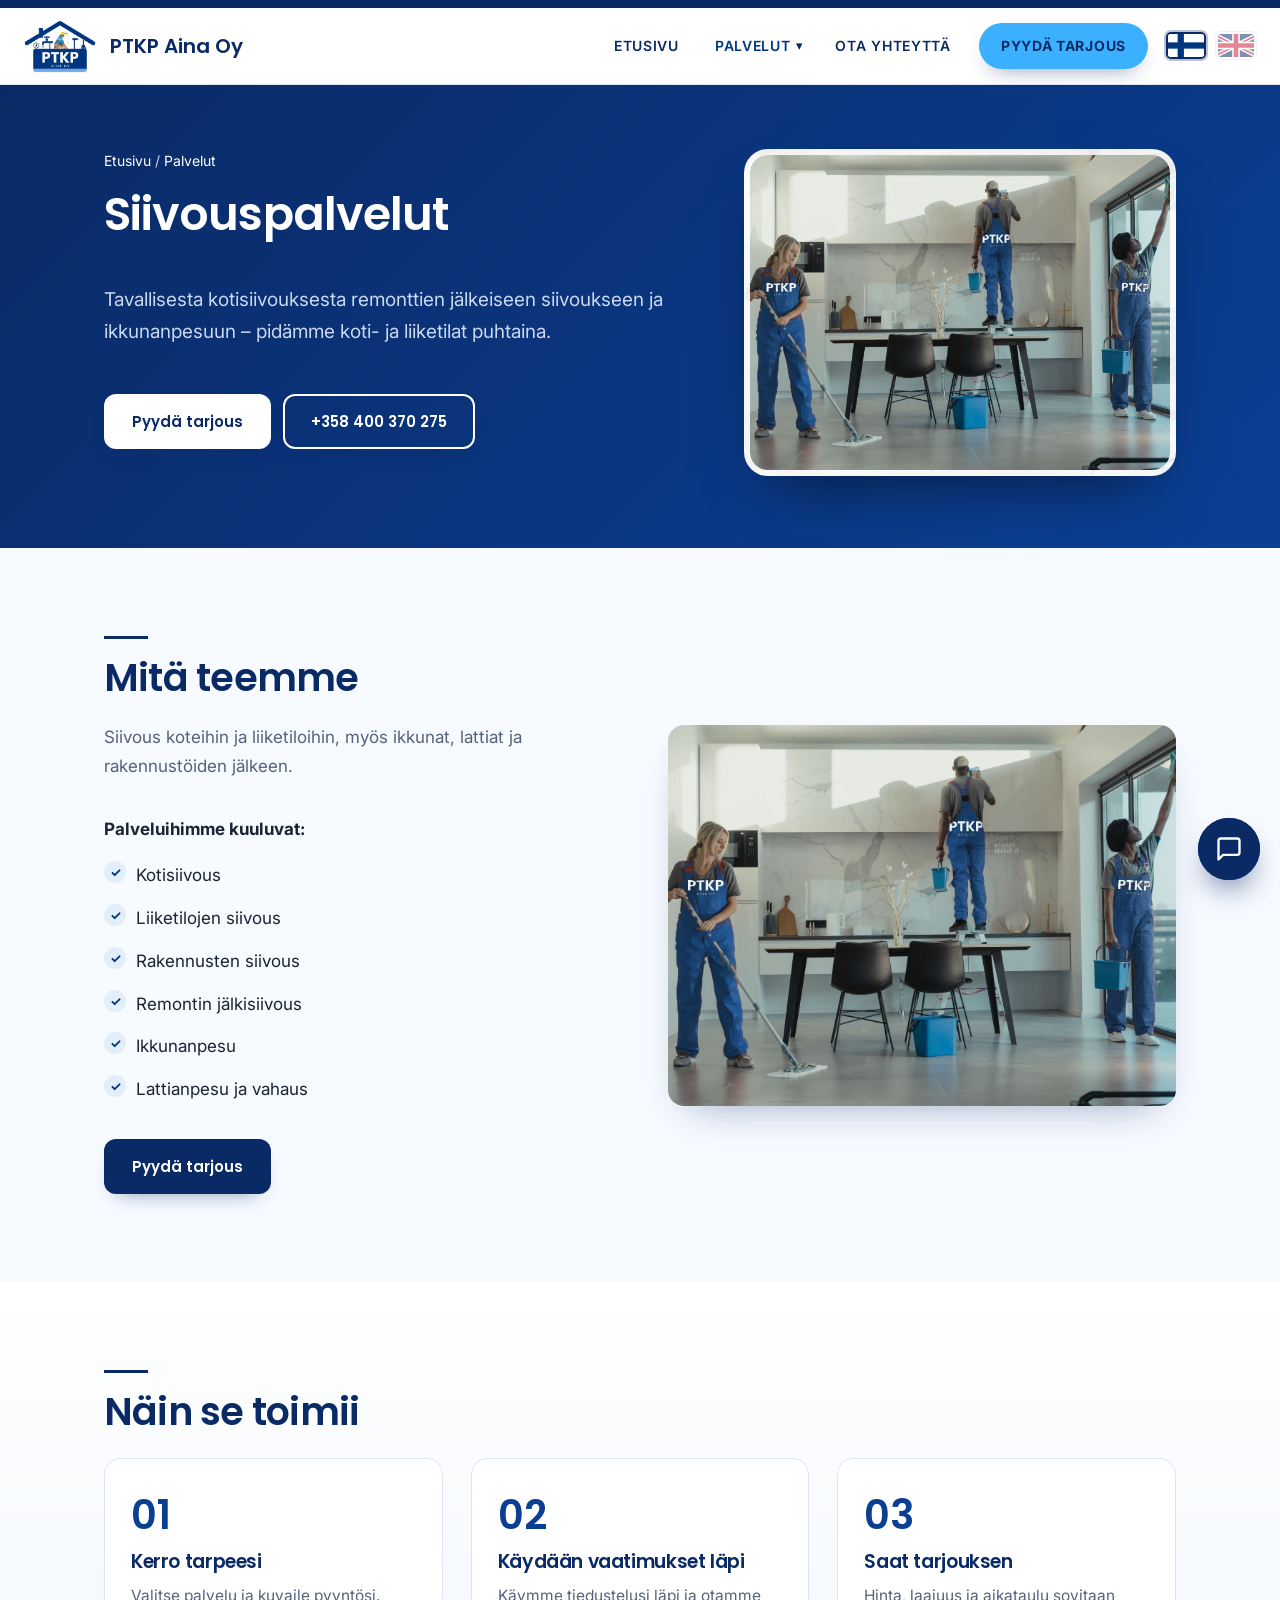
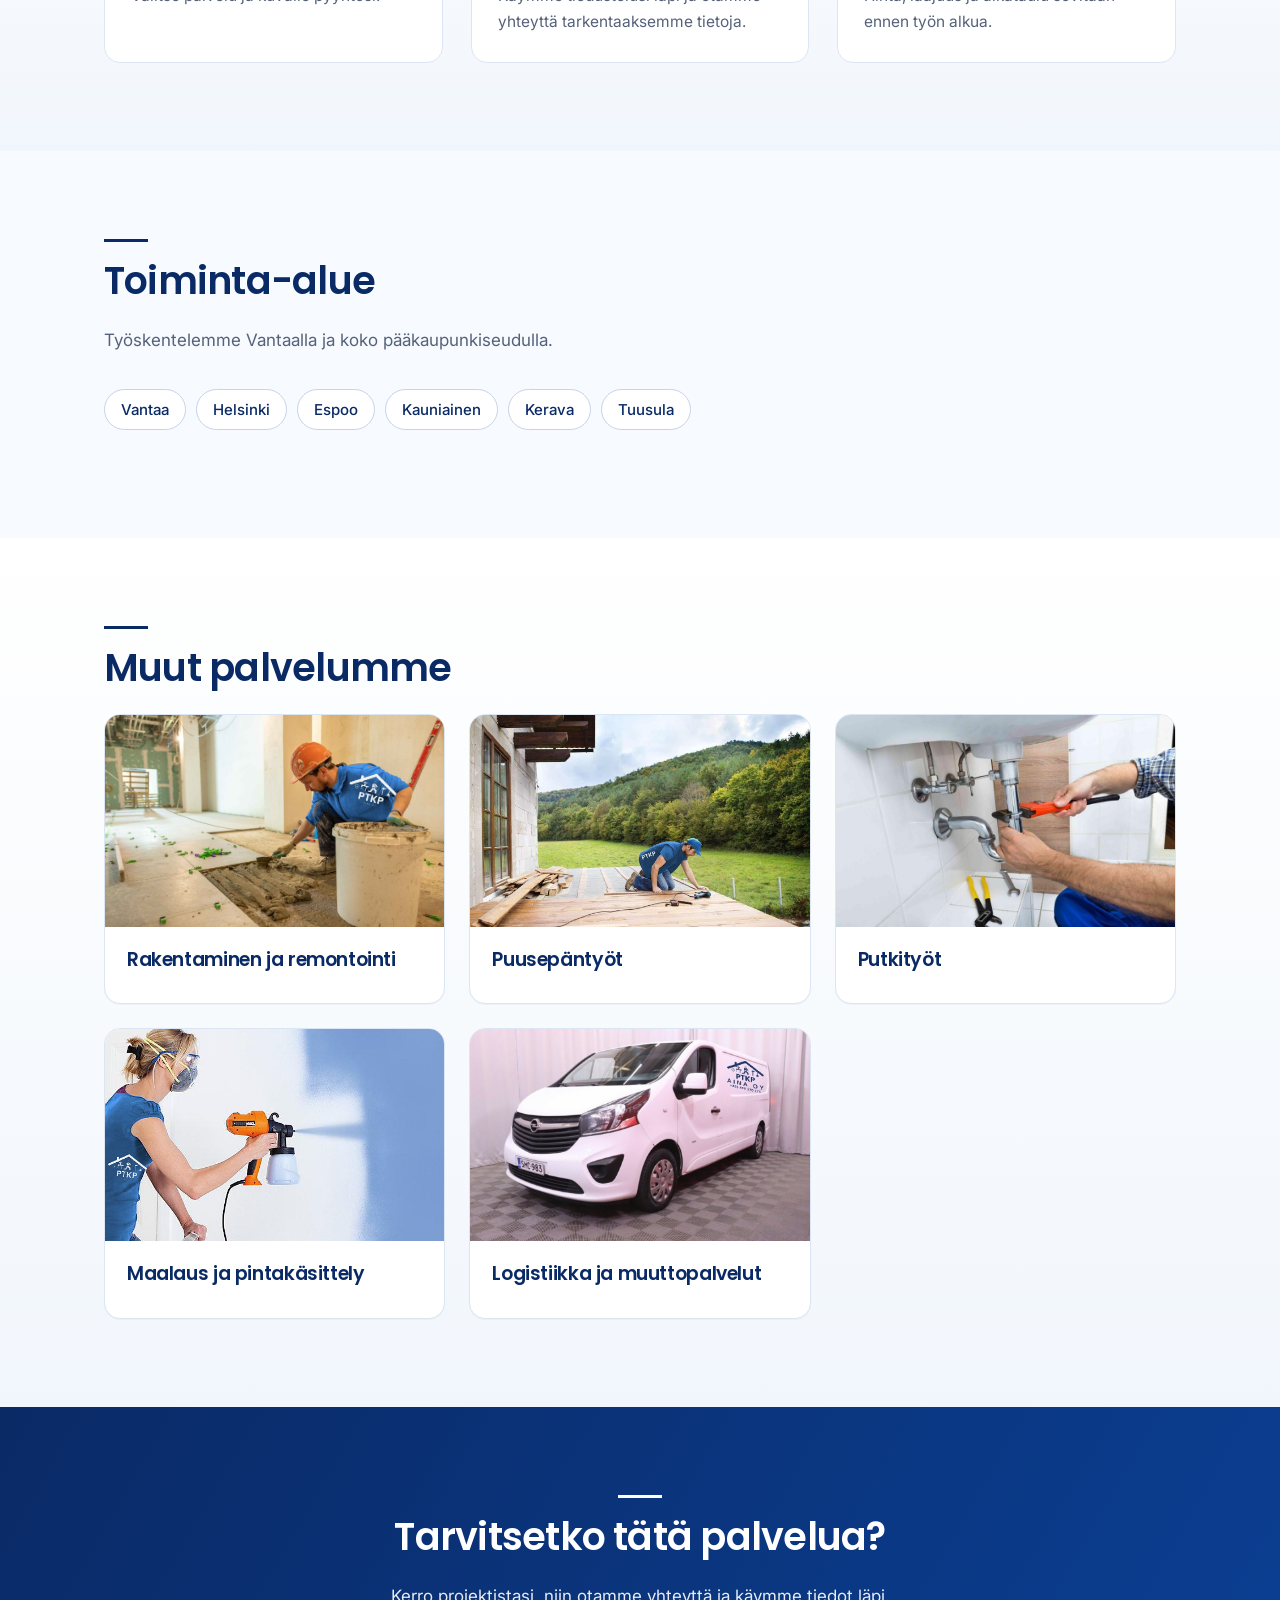
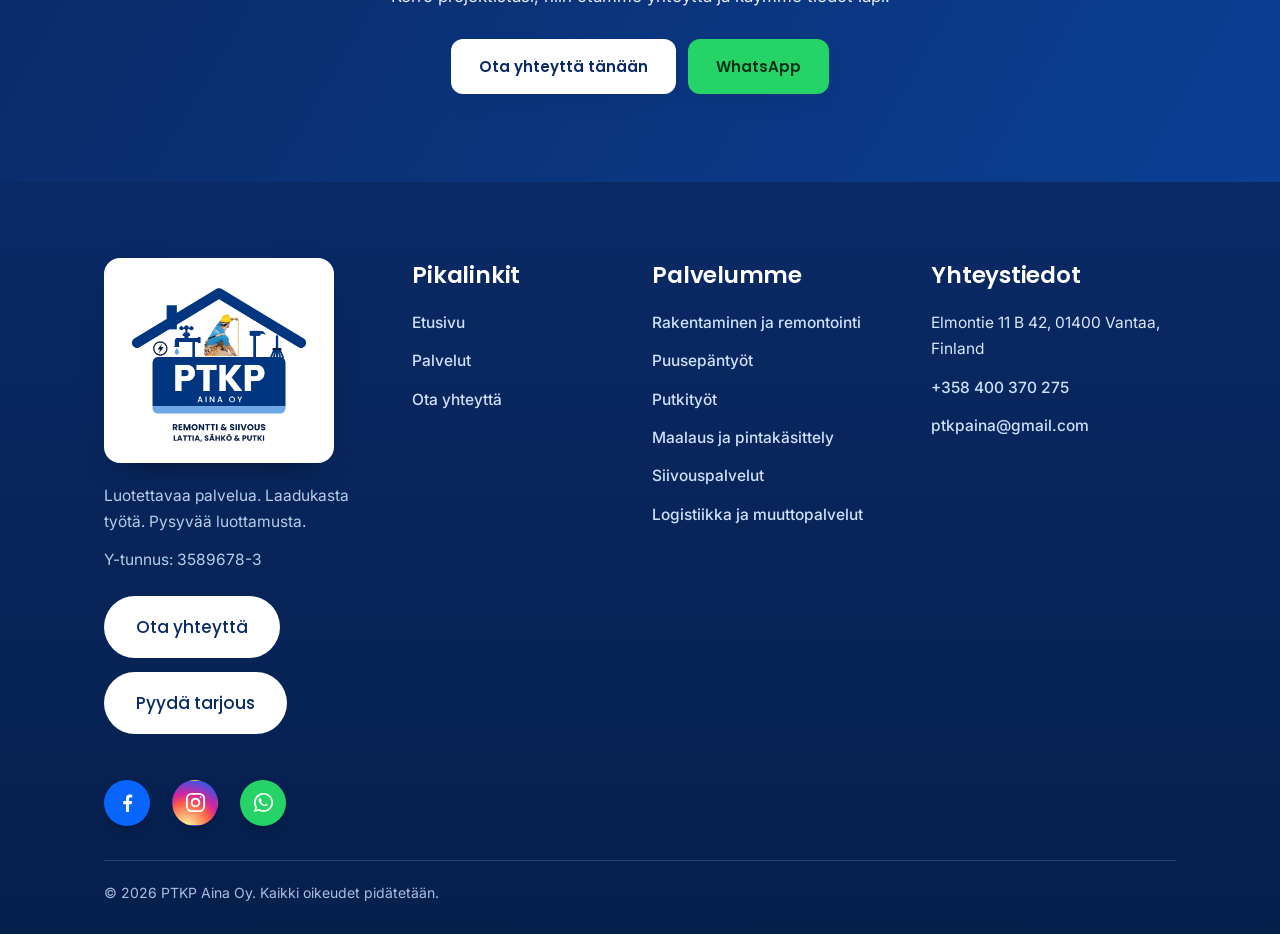
<file: cleaning.html>
<!DOCTYPE html>
<html lang="en"><head><meta charset="utf-8"><meta name="viewport" content="width=device-width, initial-scale=1">
<title>Siivouspalvelut Vantaalla – Cleaning Services in Vantaa | PTKP Aina Oy</title><meta name="description" content="Koti-, liike- ja remonttisiivous Vantaalla. Residential, commercial and post-renovation cleaning in Vantaa. Free quotation.">
<link rel="preconnect" href="https://fonts.googleapis.com"><link rel="preconnect" href="https://fonts.gstatic.com" crossorigin>
<link rel="stylesheet" href="https://fonts.googleapis.com/css2?family=Inter:wght@400;500;600&family=Poppins:wght@500;600&display=swap">
<meta name="theme-color" content="#0A2A66"><script type="application/ld+json">{"@context": "https://schema.org", "@type": "Service", "serviceType": "Cleaning Services", "description": "Cleaning for residential and commercial spaces, including windows, floors and after construction.", "areaServed": ["Vantaa", "Helsinki", "Espoo", "Kauniainen", "Kerava", "Tuusula"], "provider": {"@type": "GeneralContractor", "name": "PTKP Aina Oy", "telephone": "+358400370275", "email": "ptkpaina@gmail.com"}}</script><meta property="og:type" content="website"><meta property="og:site_name" content="PTKP Aina Oy"><meta property="og:locale" content="fi_FI"><meta property="og:title" content="Siivouspalvelut Vantaalla – Cleaning Services in Vantaa | PTKP Aina Oy"><meta property="og:description" content="Koti-, liike- ja remonttisiivous Vantaalla. Residential, commercial and post-renovation cleaning in Vantaa. Free quotation."><link rel="icon" href="images/ptkp-logo-icon.png" type="image/png"><link rel="stylesheet" href="css/style.css"></head><body><header class="site-header"><div class="wrap bar"><a class="brand" href="index.html"><img src="images/ptkp-logo-icon.png" alt="PTKP Aina Oy logo"><span>PTKP Aina Oy<small>Remontti, siivous &amp; muutto</small></span></a>
<button class="menu" aria-label="Menu" aria-expanded="false">☰</button>
<nav class="nav"><a href="index.html">Home</a><div class="dd"><a href="services.html" class="on">Services</a><button type="button" class="dd-b" aria-label="Services menu" aria-expanded="false">&#9662;</button><div class="dd-menu"><a href="construction.html">Construction &amp; Renovation</a><a href="carpentry.html">Carpentry</a><a href="plumbing.html">Plumbing</a><a href="painting.html">Painting &amp; Surface Finishing</a><a href="cleaning.html">Cleaning Services</a><a href="logistics.html">Logistics &amp; Moving</a></div></div><a href="contact.html">Contact Us</a><a class="hphone" href="tel:+358400370275">+358 400 370 275</a><a class="cta" href="contact.html">Request a Quote</a><span class="lang"><button type="button" data-lang="fi" aria-pressed="false" aria-label="Suomi" title="Suomi"><svg viewBox="0 0 36 22" preserveAspectRatio="xMidYMid slice" aria-hidden="true"><rect width="36" height="22" fill="#fff"/><rect x="10" width="6" height="22" fill="#003580"/><rect y="8" width="36" height="6" fill="#003580"/></svg></button><button type="button" data-lang="en" aria-pressed="true" aria-label="English" title="English"><svg viewBox="0 0 60 30" preserveAspectRatio="xMidYMid slice" aria-hidden="true"><rect width="60" height="30" fill="#012169"/><path d="M0 0l60 30M60 0L0 30" stroke="#fff" stroke-width="6"/><path d="M0 0l60 30M60 0L0 30" stroke="#C8102E" stroke-width="2.4"/><path d="M30 0v30M0 15h60" stroke="#fff" stroke-width="10"/><path d="M30 0v30M0 15h60" stroke="#C8102E" stroke-width="6"/></svg></button></span></nav></div></header>
<main>
<div class="hero page-hero" style="--img:url(../images/cleaning.jpg)"><div class="wrap"><div class="crumbs"><a href="index.html">Home</a> / <a href="services.html">Services</a></div><h1>Cleaning Services</h1><p>From regular home cleaning to post-renovation cleaning and window washing, we keep residential and commercial spaces clean.</p><div class="btns"><a class="btn g" href="contact.html?service=Cleaning%20Services">Request a Quote</a><a class="btn o" href="tel:+358400370275">+358 400 370 275</a></div></div></div>
<section><div class="wrap split"><div><h2>What We Do</h2><p class="lead">Cleaning for residential and commercial spaces, including windows, floors and after construction.</p><strong>Services include:</strong><ul class="checks"><li>Residential cleaning</li><li>Commercial cleaning</li><li>Building cleaning</li><li>Post-renovation cleaning</li><li>Window washing</li><li>Floor washing &amp; waxing</li></ul><div class="btns"><a class="btn n" href="contact.html?service=Cleaning%20Services">Request a Quote</a></div></div><img src="images/cleaning.jpg" alt="Cleaning Services" loading="lazy"></div></section>
<section class="alt"><div class="wrap"><h2>How It Works</h2><div class="steps"><div><h3>Tell Us What You Need</h3><p>Choose a service and describe your request.</p></div><div><h3>Discuss Your Requirements</h3><p>We review your enquiry and contact you to clarify details.</p></div><div><h3>Receive a Proposal</h3><p>Pricing, scope and availability are agreed before work starts.</p></div></div></div></section>
<section><div class="wrap"><h2>Service Area</h2><p class="lead">We work in Vantaa and across the Helsinki metropolitan area.</p><ul class="chips"><li>Vantaa</li><li>Helsinki</li><li>Espoo</li><li>Kauniainen</li><li>Kerava</li><li>Tuusula</li></ul></div></section>
<section class="alt"><div class="wrap"><h2>Other Services</h2><div class="cards"><a class="card" href="construction.html" style="text-decoration:none"><img src="images/renovation.jpg" alt="Construction &amp; Renovation" loading="lazy"><div class="body"><h3>Construction &amp; Renovation</h3></div></a><a class="card" href="carpentry.html" style="text-decoration:none"><img src="images/carpentry.jpg" alt="Carpentry" loading="lazy"><div class="body"><h3>Carpentry</h3></div></a><a class="card" href="plumbing.html" style="text-decoration:none"><img src="images/plumbing.jpg" alt="Plumbing" loading="lazy"><div class="body"><h3>Plumbing</h3></div></a><a class="card" href="painting.html" style="text-decoration:none"><img src="images/painting.jpg" alt="Painting &amp; Surface Finishing" loading="lazy"><div class="body"><h3>Painting &amp; Surface Finishing</h3></div></a><a class="card" href="logistics.html" style="text-decoration:none"><img src="images/logistics.jpg" alt="PTKP Aina Oy moving van" loading="lazy"><div class="body"><h3>Logistics &amp; Moving</h3></div></a></div></div></section>
<section class="band"><div class="wrap"><h2>Need This Service?</h2><p>Tell us about your project and we will get in touch to discuss the details.</p><div class="btns" style="justify-content:center"><a class="btn g" href="contact.html?service=Cleaning%20Services">Contact Us Today</a><a class="btn o" data-wa target="_blank" rel="noopener" href="#">WhatsApp</a></div></div></section>
</main><footer class="site-footer"><div class="wrap">
<div class="ft-grid">
<div class="ft-brand"><img class="ft-logo" src="images/ptkp-logo.png" alt="PTKP Aina Oy"><p>Reliable Services. Quality Work. Lasting Trust.</p><p>Business ID: 3589678-3</p><div class="ft-btns"><a class="btn g ft-cta" href="contact.html">Contact Us</a><a class="btn g ft-cta" href="contact.html#enquiry">Request a Quote</a></div></div>
<div><h4>Quick Links</h4><p><a href="index.html">Home</a></p><p><a href="services.html">Services</a></p><p><a href="contact.html">Contact Us</a></p></div>
<div><h4>Our Services</h4><p><a href="construction.html">Construction &amp; Renovation</a></p><p><a href="carpentry.html">Carpentry</a></p><p><a href="plumbing.html">Plumbing</a></p><p><a href="painting.html">Painting &amp; Surface Finishing</a></p><p><a href="cleaning.html">Cleaning Services</a></p><p><a href="logistics.html">Logistics &amp; Moving</a></p></div>
<div><h4>Contact</h4><p>Elmontie 11 B 42, 01400 Vantaa, Finland</p><p><a href="tel:+358400370275">+358 400 370 275</a></p><p><a href="mailto:ptkpaina@gmail.com">ptkpaina@gmail.com</a></p></div>
</div>
<div class="ft-social"><a data-fb target="_blank" rel="noopener" href="#" aria-label="Facebook"><svg viewBox="0 0 24 24" fill="currentColor" aria-hidden="true"><path d="M13.5 22v-8.2h2.8l.5-3.3h-3.3V8.4c0-.9.4-1.7 1.8-1.7h1.6V3.8c-.3 0-1.3-.2-2.4-.2-2.5 0-4.1 1.5-4.1 4.2v2.7H7.6v3.3h2.8V22z"/></svg></a><a data-ig target="_blank" rel="noopener" href="#" aria-label="Instagram"><svg viewBox="0 0 24 24" fill="none" stroke="currentColor" stroke-width="2" stroke-linecap="round" stroke-linejoin="round" aria-hidden="true"><rect x="3" y="3" width="18" height="18" rx="5"/><circle cx="12" cy="12" r="4"/><circle cx="17.4" cy="6.6" r="1" fill="currentColor" stroke="none"/></svg></a><a data-wa target="_blank" rel="noopener" href="#" aria-label="WhatsApp"><svg viewBox="0 0 24 24" fill="currentColor" aria-hidden="true"><path d="M12 2a10 10 0 0 0-8.6 15.1L2 22l5-1.3A10 10 0 1 0 12 2zm0 18.2c-1.5 0-3-.4-4.2-1.2l-.3-.2-3 .8.8-2.9-.2-.3A8.2 8.2 0 1 1 12 20.2zm4.5-6.1c-.2-.1-1.5-.7-1.7-.8-.2-.1-.4-.1-.6.1l-.8 1c-.1.2-.3.2-.5.1a6.7 6.7 0 0 1-3.3-2.9c-.2-.4.2-.4.7-1.3.1-.2 0-.3 0-.5l-.8-1.8c-.2-.5-.4-.4-.6-.4h-.5c-.2 0-.5.1-.7.3-.8.8-1 1.7-.7 2.7.5 1.5 1.7 3 3.3 4 1.9 1.2 3 1.4 4.2 1.1.8-.2 1.7-.9 1.9-1.6.1-.5.1-.9 0-1z"/></svg></a></div>
<div class="copy">© 2026 PTKP Aina Oy. All rights reserved.</div>
</div></footer><a class="wa-float" data-wa target="_blank" rel="noopener" href="#" aria-label="WhatsApp">WhatsApp</a><nav class="callbar" aria-label="Quick contact"><a href="tel:+358400370275">Call</a><a data-wa target="_blank" rel="noopener" href="#">WhatsApp</a><a class="q" href="contact.html">Quote</a></nav><script src="js/main.js"></script></body></html>
</file>
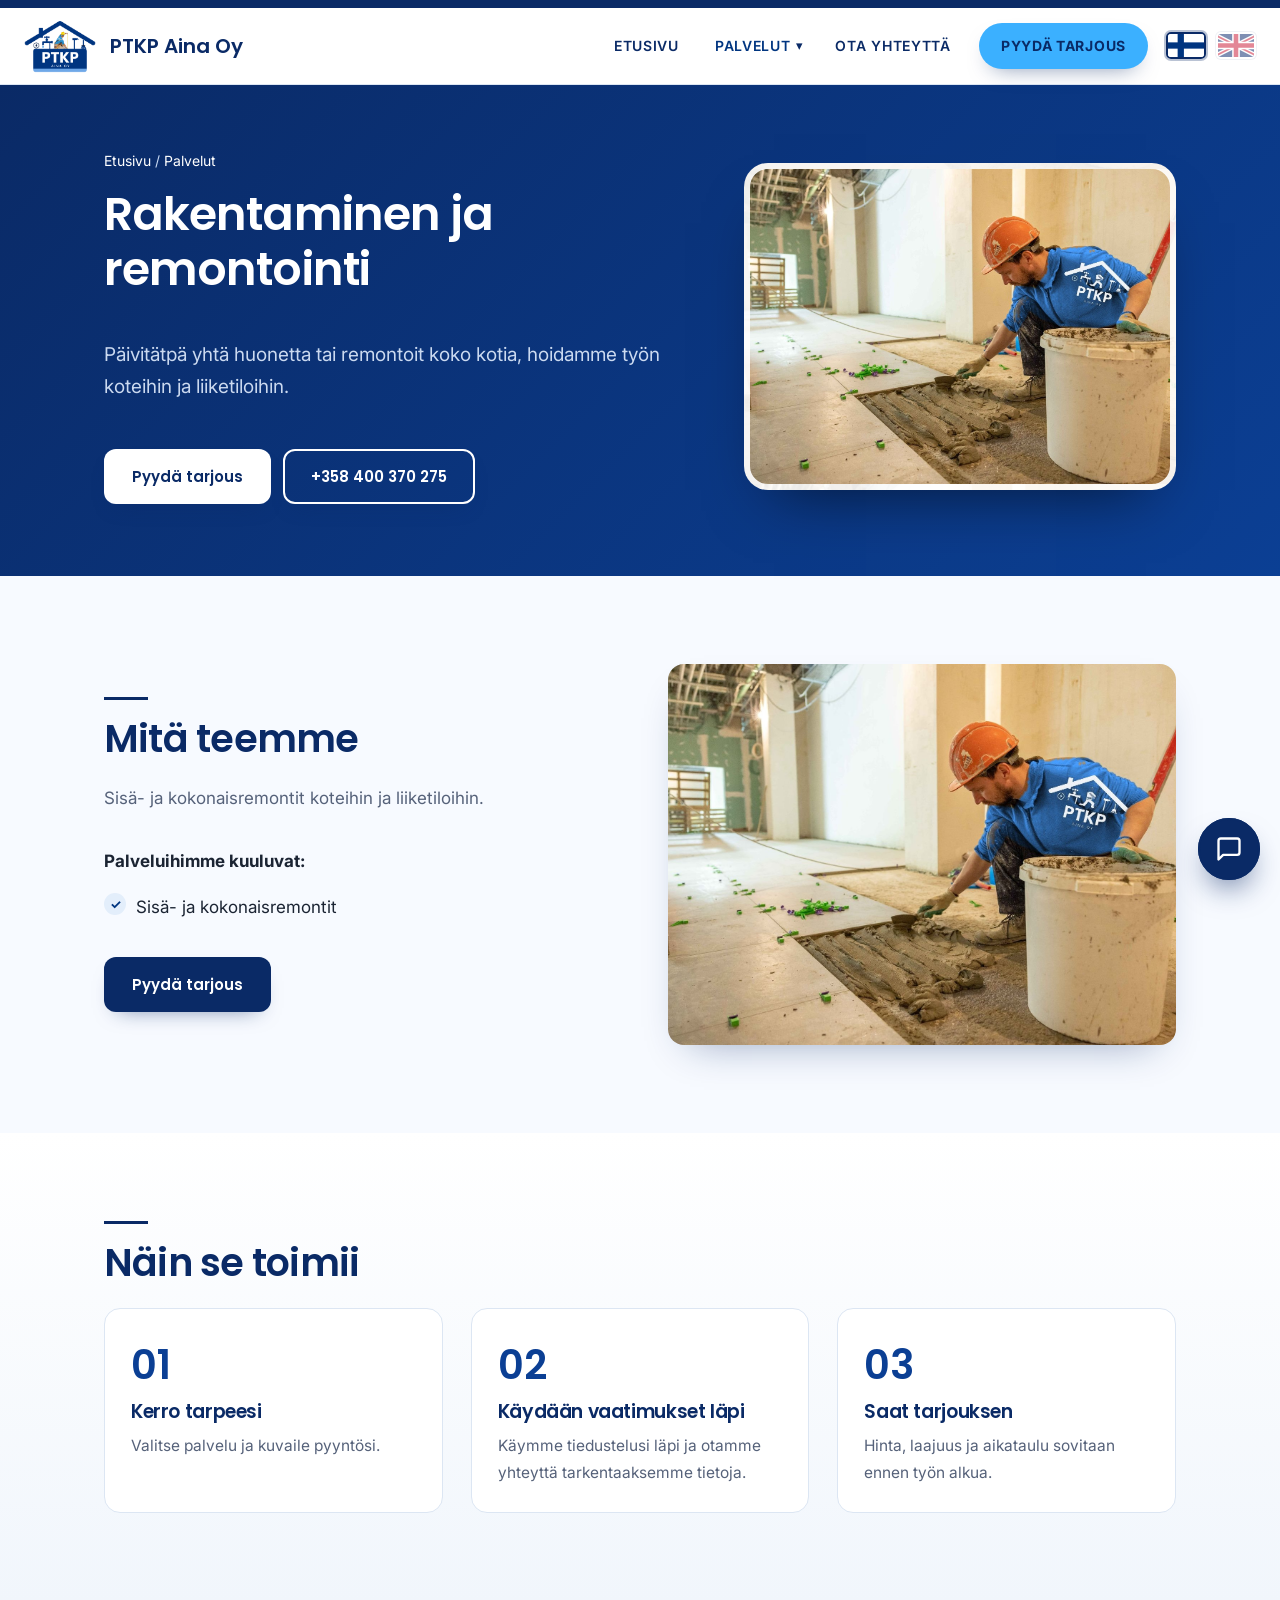
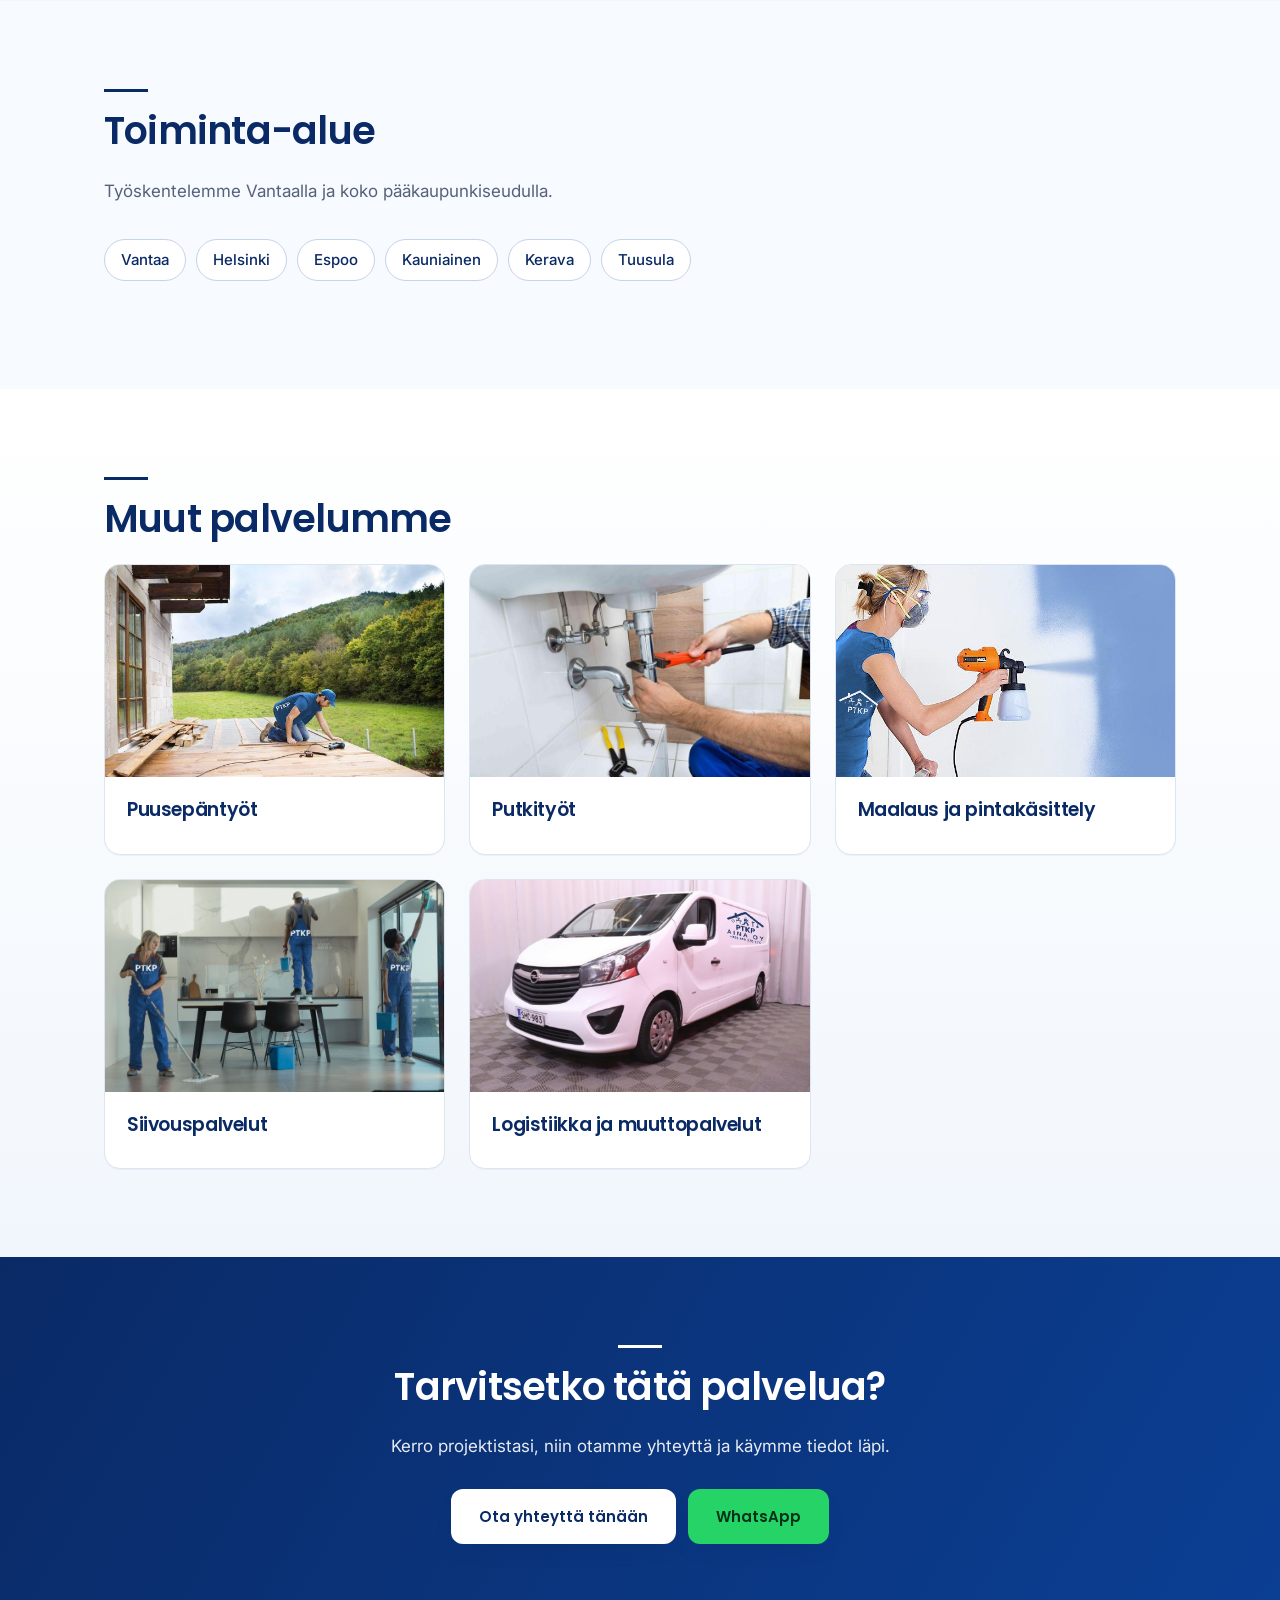
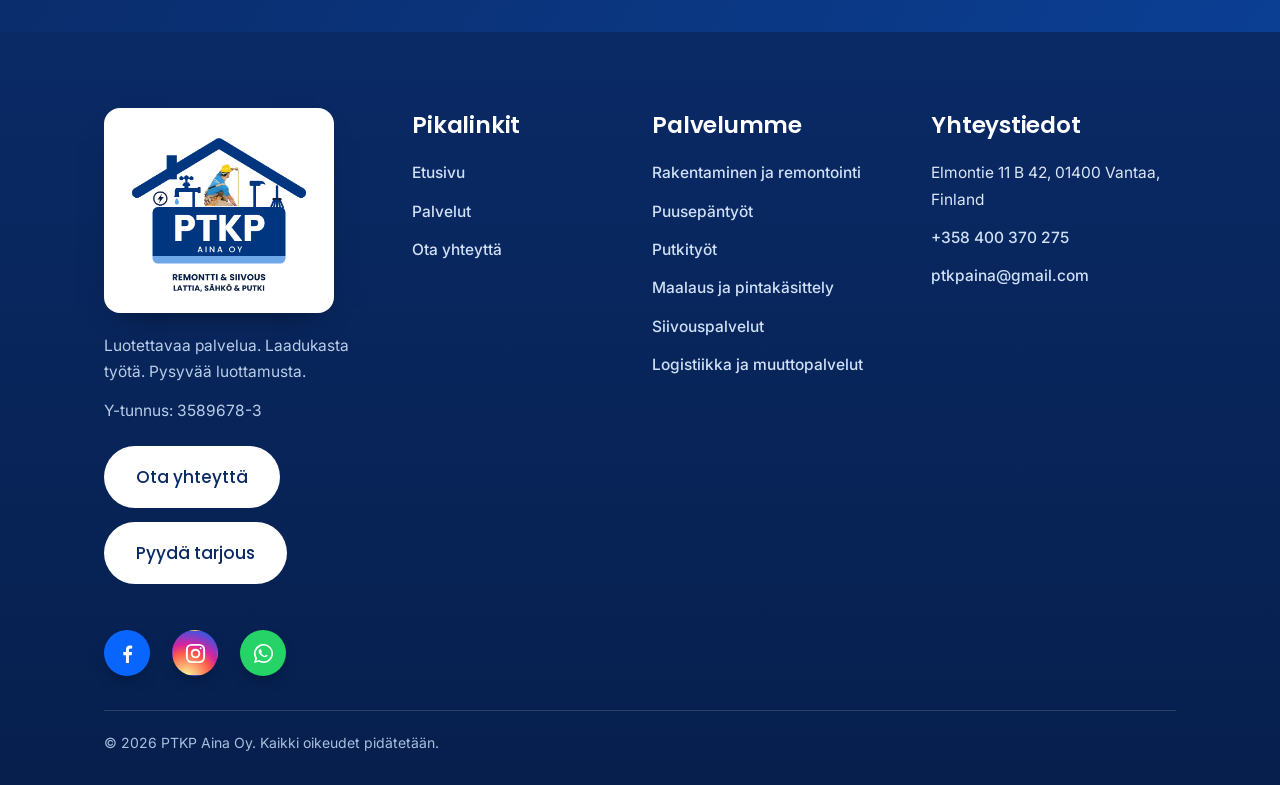
<file: construction.html>
<!DOCTYPE html>
<html lang="en"><head><meta charset="utf-8"><meta name="viewport" content="width=device-width, initial-scale=1">
<title>Rakentaminen ja remontointi Vantaalla – Construction &amp; Renovation in Vantaa | PTKP Aina Oy</title><meta name="description" content="Remontointi koteihin ja liiketiloihin Vantaalla. Construction and renovation for homes and business premises in Vantaa, Finland. Free quotation.">
<link rel="preconnect" href="https://fonts.googleapis.com"><link rel="preconnect" href="https://fonts.gstatic.com" crossorigin>
<link rel="stylesheet" href="https://fonts.googleapis.com/css2?family=Inter:wght@400;500;600&family=Poppins:wght@500;600&display=swap">
<meta name="theme-color" content="#0A2A66"><script type="application/ld+json">{"@context": "https://schema.org", "@type": "Service", "serviceType": "Construction & Renovation", "description": "Interior and full-home renovation for homes and business premises.", "areaServed": ["Vantaa", "Helsinki", "Espoo", "Kauniainen", "Kerava", "Tuusula"], "provider": {"@type": "GeneralContractor", "name": "PTKP Aina Oy", "telephone": "+358400370275", "email": "ptkpaina@gmail.com"}}</script><meta property="og:type" content="website"><meta property="og:site_name" content="PTKP Aina Oy"><meta property="og:locale" content="fi_FI"><meta property="og:title" content="Rakentaminen ja remontointi Vantaalla – Construction &amp; Renovation in Vantaa | PTKP Aina Oy"><meta property="og:description" content="Remontointi koteihin ja liiketiloihin Vantaalla. Construction and renovation for homes and business premises in Vantaa, Finland. Free quotation."><link rel="icon" href="images/ptkp-logo-icon.png" type="image/png"><link rel="stylesheet" href="css/style.css"></head><body><header class="site-header"><div class="wrap bar"><a class="brand" href="index.html"><img src="images/ptkp-logo-icon.png" alt="PTKP Aina Oy logo"><span>PTKP Aina Oy<small>Remontti, siivous &amp; muutto</small></span></a>
<button class="menu" aria-label="Menu" aria-expanded="false">☰</button>
<nav class="nav"><a href="index.html">Home</a><div class="dd"><a href="services.html" class="on">Services</a><button type="button" class="dd-b" aria-label="Services menu" aria-expanded="false">&#9662;</button><div class="dd-menu"><a href="construction.html">Construction &amp; Renovation</a><a href="carpentry.html">Carpentry</a><a href="plumbing.html">Plumbing</a><a href="painting.html">Painting &amp; Surface Finishing</a><a href="cleaning.html">Cleaning Services</a><a href="logistics.html">Logistics &amp; Moving</a></div></div><a href="contact.html">Contact Us</a><a class="hphone" href="tel:+358400370275">+358 400 370 275</a><a class="cta" href="contact.html">Request a Quote</a><span class="lang"><button type="button" data-lang="fi" aria-pressed="false" aria-label="Suomi" title="Suomi"><svg viewBox="0 0 36 22" preserveAspectRatio="xMidYMid slice" aria-hidden="true"><rect width="36" height="22" fill="#fff"/><rect x="10" width="6" height="22" fill="#003580"/><rect y="8" width="36" height="6" fill="#003580"/></svg></button><button type="button" data-lang="en" aria-pressed="true" aria-label="English" title="English"><svg viewBox="0 0 60 30" preserveAspectRatio="xMidYMid slice" aria-hidden="true"><rect width="60" height="30" fill="#012169"/><path d="M0 0l60 30M60 0L0 30" stroke="#fff" stroke-width="6"/><path d="M0 0l60 30M60 0L0 30" stroke="#C8102E" stroke-width="2.4"/><path d="M30 0v30M0 15h60" stroke="#fff" stroke-width="10"/><path d="M30 0v30M0 15h60" stroke="#C8102E" stroke-width="6"/></svg></button></span></nav></div></header>
<main>
<div class="hero page-hero" style="--img:url(../images/renovation.jpg)"><div class="wrap"><div class="crumbs"><a href="index.html">Home</a> / <a href="services.html">Services</a></div><h1>Construction &amp; Renovation</h1><p>Whether you are updating a single room or renovating an entire home, we carry out the work for homes and business premises.</p><div class="btns"><a class="btn g" href="contact.html?service=Construction%20%26%20Renovation">Request a Quote</a><a class="btn o" href="tel:+358400370275">+358 400 370 275</a></div></div></div>
<section><div class="wrap split"><div><h2>What We Do</h2><p class="lead">Interior and full-home renovation for homes and business premises.</p><strong>Services include:</strong><ul class="checks"><li>Interior and full-home renovation</li></ul><div class="btns"><a class="btn n" href="contact.html?service=Construction%20%26%20Renovation">Request a Quote</a></div></div><img src="images/renovation.jpg" alt="Construction &amp; Renovation" loading="lazy"></div></section>
<section class="alt"><div class="wrap"><h2>How It Works</h2><div class="steps"><div><h3>Tell Us What You Need</h3><p>Choose a service and describe your request.</p></div><div><h3>Discuss Your Requirements</h3><p>We review your enquiry and contact you to clarify details.</p></div><div><h3>Receive a Proposal</h3><p>Pricing, scope and availability are agreed before work starts.</p></div></div></div></section>
<section><div class="wrap"><h2>Service Area</h2><p class="lead">We work in Vantaa and across the Helsinki metropolitan area.</p><ul class="chips"><li>Vantaa</li><li>Helsinki</li><li>Espoo</li><li>Kauniainen</li><li>Kerava</li><li>Tuusula</li></ul></div></section>
<section class="alt"><div class="wrap"><h2>Other Services</h2><div class="cards"><a class="card" href="carpentry.html" style="text-decoration:none"><img src="images/carpentry.jpg" alt="Carpentry" loading="lazy"><div class="body"><h3>Carpentry</h3></div></a><a class="card" href="plumbing.html" style="text-decoration:none"><img src="images/plumbing.jpg" alt="Plumbing" loading="lazy"><div class="body"><h3>Plumbing</h3></div></a><a class="card" href="painting.html" style="text-decoration:none"><img src="images/painting.jpg" alt="Painting &amp; Surface Finishing" loading="lazy"><div class="body"><h3>Painting &amp; Surface Finishing</h3></div></a><a class="card" href="cleaning.html" style="text-decoration:none"><img src="images/cleaning.jpg" alt="Cleaning Services" loading="lazy"><div class="body"><h3>Cleaning Services</h3></div></a><a class="card" href="logistics.html" style="text-decoration:none"><img src="images/logistics.jpg" alt="PTKP Aina Oy moving van" loading="lazy"><div class="body"><h3>Logistics &amp; Moving</h3></div></a></div></div></section>
<section class="band"><div class="wrap"><h2>Need This Service?</h2><p>Tell us about your project and we will get in touch to discuss the details.</p><div class="btns" style="justify-content:center"><a class="btn g" href="contact.html?service=Construction%20%26%20Renovation">Contact Us Today</a><a class="btn o" data-wa target="_blank" rel="noopener" href="#">WhatsApp</a></div></div></section>
</main><footer class="site-footer"><div class="wrap">
<div class="ft-grid">
<div class="ft-brand"><img class="ft-logo" src="images/ptkp-logo.png" alt="PTKP Aina Oy"><p>Reliable Services. Quality Work. Lasting Trust.</p><p>Business ID: 3589678-3</p><div class="ft-btns"><a class="btn g ft-cta" href="contact.html">Contact Us</a><a class="btn g ft-cta" href="contact.html#enquiry">Request a Quote</a></div></div>
<div><h4>Quick Links</h4><p><a href="index.html">Home</a></p><p><a href="services.html">Services</a></p><p><a href="contact.html">Contact Us</a></p></div>
<div><h4>Our Services</h4><p><a href="construction.html">Construction &amp; Renovation</a></p><p><a href="carpentry.html">Carpentry</a></p><p><a href="plumbing.html">Plumbing</a></p><p><a href="painting.html">Painting &amp; Surface Finishing</a></p><p><a href="cleaning.html">Cleaning Services</a></p><p><a href="logistics.html">Logistics &amp; Moving</a></p></div>
<div><h4>Contact</h4><p>Elmontie 11 B 42, 01400 Vantaa, Finland</p><p><a href="tel:+358400370275">+358 400 370 275</a></p><p><a href="mailto:ptkpaina@gmail.com">ptkpaina@gmail.com</a></p></div>
</div>
<div class="ft-social"><a data-fb target="_blank" rel="noopener" href="#" aria-label="Facebook"><svg viewBox="0 0 24 24" fill="currentColor" aria-hidden="true"><path d="M13.5 22v-8.2h2.8l.5-3.3h-3.3V8.4c0-.9.4-1.7 1.8-1.7h1.6V3.8c-.3 0-1.3-.2-2.4-.2-2.5 0-4.1 1.5-4.1 4.2v2.7H7.6v3.3h2.8V22z"/></svg></a><a data-ig target="_blank" rel="noopener" href="#" aria-label="Instagram"><svg viewBox="0 0 24 24" fill="none" stroke="currentColor" stroke-width="2" stroke-linecap="round" stroke-linejoin="round" aria-hidden="true"><rect x="3" y="3" width="18" height="18" rx="5"/><circle cx="12" cy="12" r="4"/><circle cx="17.4" cy="6.6" r="1" fill="currentColor" stroke="none"/></svg></a><a data-wa target="_blank" rel="noopener" href="#" aria-label="WhatsApp"><svg viewBox="0 0 24 24" fill="currentColor" aria-hidden="true"><path d="M12 2a10 10 0 0 0-8.6 15.1L2 22l5-1.3A10 10 0 1 0 12 2zm0 18.2c-1.5 0-3-.4-4.2-1.2l-.3-.2-3 .8.8-2.9-.2-.3A8.2 8.2 0 1 1 12 20.2zm4.5-6.1c-.2-.1-1.5-.7-1.7-.8-.2-.1-.4-.1-.6.1l-.8 1c-.1.2-.3.2-.5.1a6.7 6.7 0 0 1-3.3-2.9c-.2-.4.2-.4.7-1.3.1-.2 0-.3 0-.5l-.8-1.8c-.2-.5-.4-.4-.6-.4h-.5c-.2 0-.5.1-.7.3-.8.8-1 1.7-.7 2.7.5 1.5 1.7 3 3.3 4 1.9 1.2 3 1.4 4.2 1.1.8-.2 1.7-.9 1.9-1.6.1-.5.1-.9 0-1z"/></svg></a></div>
<div class="copy">© 2026 PTKP Aina Oy. All rights reserved.</div>
</div></footer><a class="wa-float" data-wa target="_blank" rel="noopener" href="#" aria-label="WhatsApp">WhatsApp</a><nav class="callbar" aria-label="Quick contact"><a href="tel:+358400370275">Call</a><a data-wa target="_blank" rel="noopener" href="#">WhatsApp</a><a class="q" href="contact.html">Quote</a></nav><script src="js/main.js"></script></body></html>
</file>
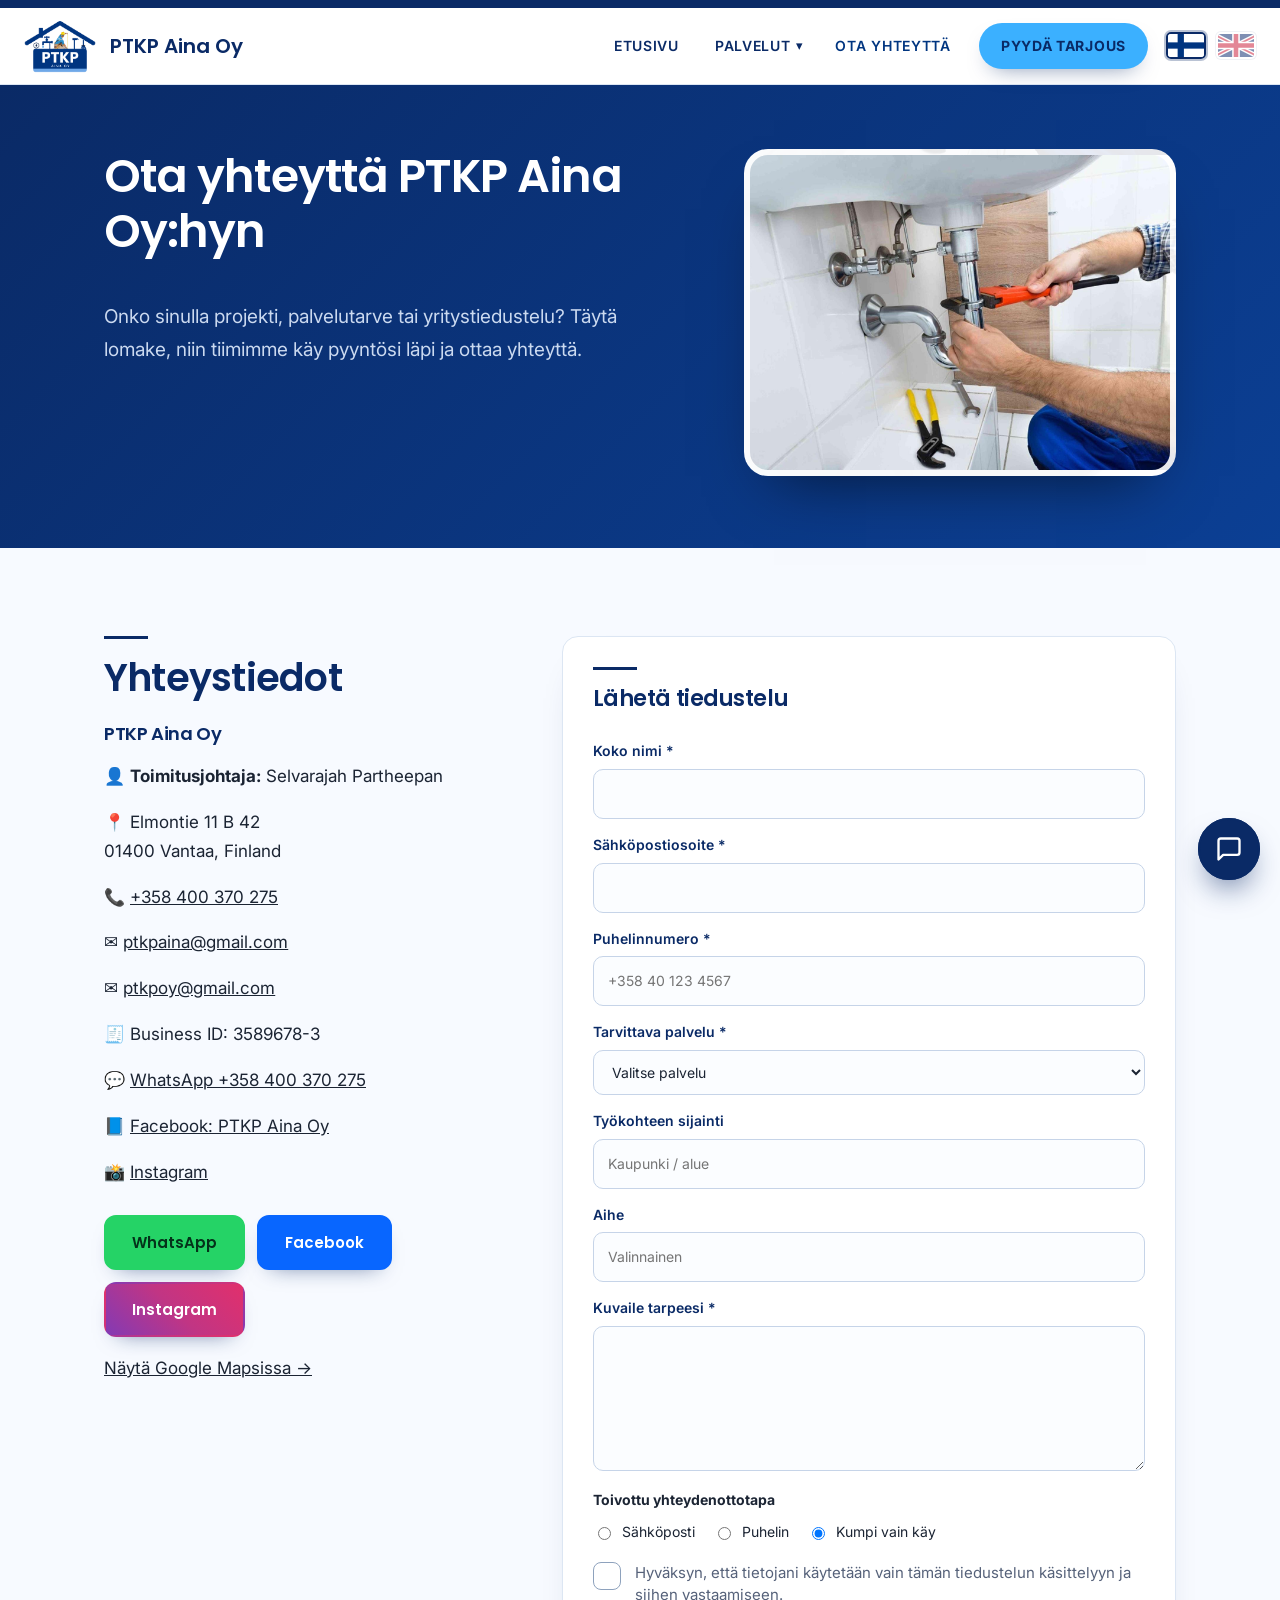
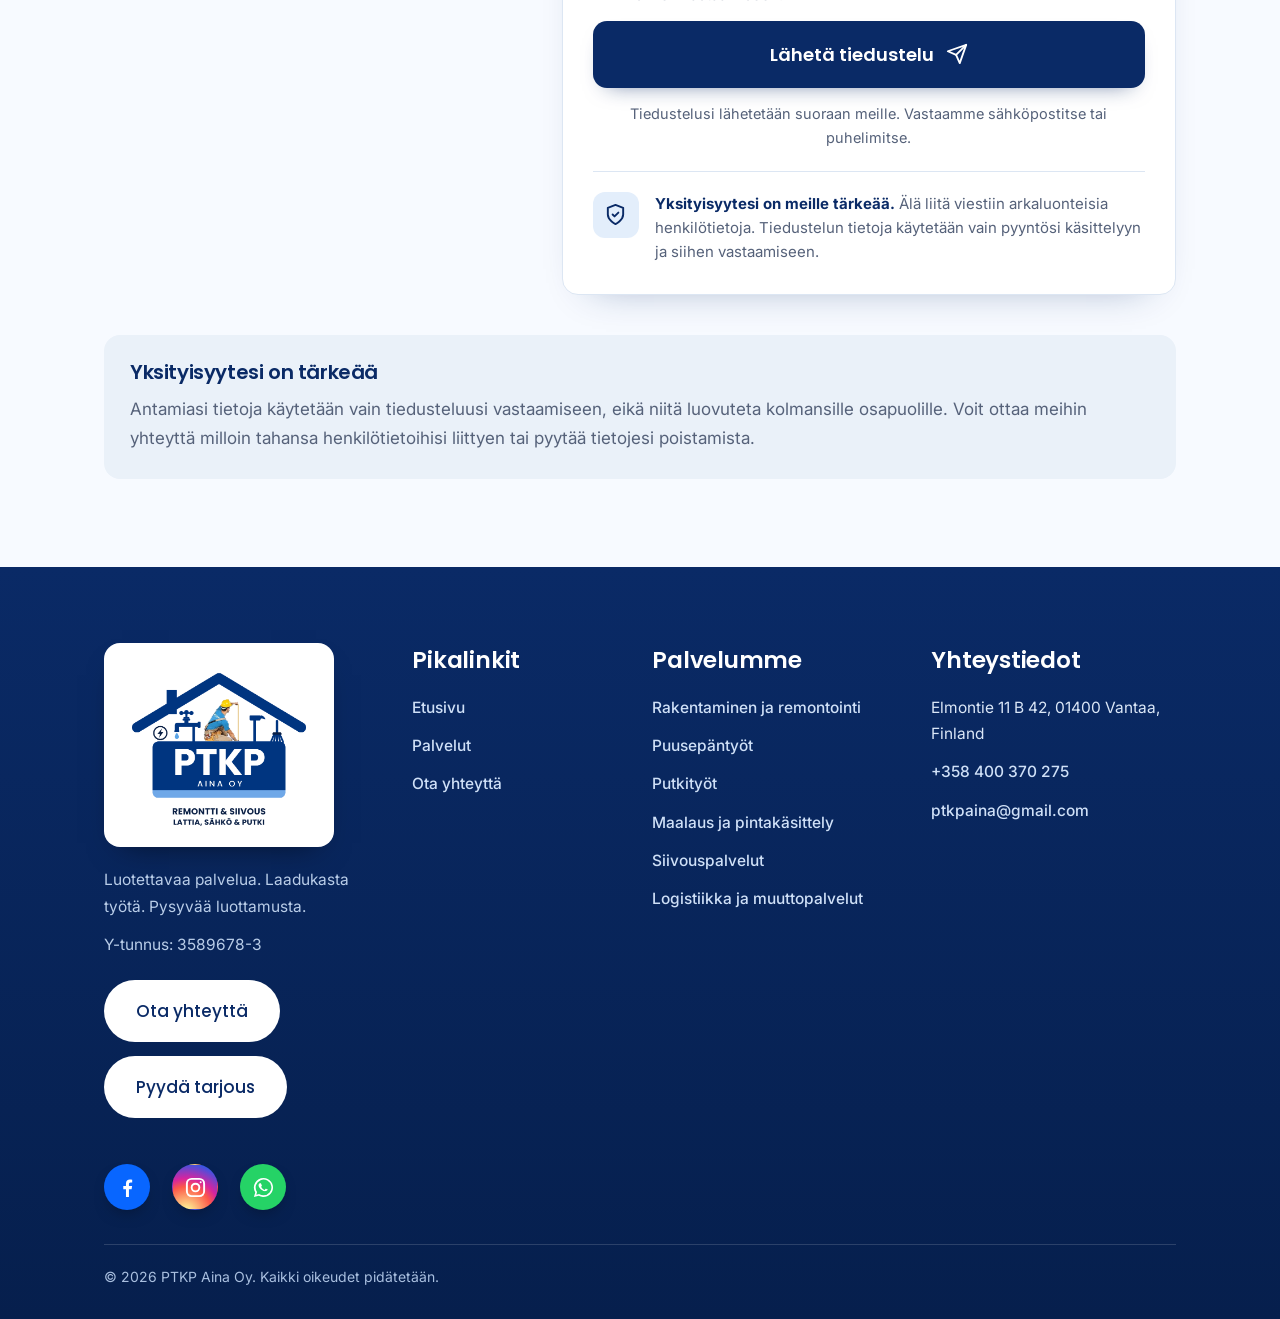
<file: contact.html>
<!DOCTYPE html>
<html lang="en"><head><meta charset="utf-8"><meta name="viewport" content="width=device-width, initial-scale=1">
<title>Ota yhteyttä – PTKP Aina Oy Vantaa | Contact Us</title><meta name="description" content="Pyydä maksuton tarjous: soita +358 400 370 275, laita WhatsApp-viesti tai täytä lomake. Request a free quote from PTKP Aina Oy in Vantaa.">
<link rel="preconnect" href="https://fonts.googleapis.com"><link rel="preconnect" href="https://fonts.gstatic.com" crossorigin>
<link rel="stylesheet" href="https://fonts.googleapis.com/css2?family=Inter:wght@400;500;600&family=Poppins:wght@500;600&display=swap">
<meta name="theme-color" content="#0A2A66"><meta property="og:type" content="website"><meta property="og:site_name" content="PTKP Aina Oy"><meta property="og:locale" content="fi_FI"><meta property="og:title" content="Ota yhteyttä – PTKP Aina Oy Vantaa | Contact Us"><meta property="og:description" content="Pyydä maksuton tarjous: soita +358 400 370 275, laita WhatsApp-viesti tai täytä lomake. Request a free quote from PTKP Aina Oy in Vantaa."><link rel="icon" href="images/ptkp-logo-icon.png" type="image/png"><link rel="stylesheet" href="css/style.css"></head><body><header class="site-header"><div class="wrap bar"><a class="brand" href="index.html"><img src="images/ptkp-logo-icon.png" alt="PTKP Aina Oy logo"><span>PTKP Aina Oy<small>Remontti, siivous &amp; muutto</small></span></a>
<button class="menu" aria-label="Menu" aria-expanded="false">☰</button>
<nav class="nav"><a href="index.html">Home</a><div class="dd"><a href="services.html">Services</a><button type="button" class="dd-b" aria-label="Services menu" aria-expanded="false">&#9662;</button><div class="dd-menu"><a href="construction.html">Construction &amp; Renovation</a><a href="carpentry.html">Carpentry</a><a href="plumbing.html">Plumbing</a><a href="painting.html">Painting &amp; Surface Finishing</a><a href="cleaning.html">Cleaning Services</a><a href="logistics.html">Logistics &amp; Moving</a></div></div><a href="contact.html" class="on">Contact Us</a><a class="hphone" href="tel:+358400370275">+358 400 370 275</a><a class="cta" href="contact.html">Request a Quote</a><span class="lang"><button type="button" data-lang="fi" aria-pressed="false" aria-label="Suomi" title="Suomi"><svg viewBox="0 0 36 22" preserveAspectRatio="xMidYMid slice" aria-hidden="true"><rect width="36" height="22" fill="#fff"/><rect x="10" width="6" height="22" fill="#003580"/><rect y="8" width="36" height="6" fill="#003580"/></svg></button><button type="button" data-lang="en" aria-pressed="true" aria-label="English" title="English"><svg viewBox="0 0 60 30" preserveAspectRatio="xMidYMid slice" aria-hidden="true"><rect width="60" height="30" fill="#012169"/><path d="M0 0l60 30M60 0L0 30" stroke="#fff" stroke-width="6"/><path d="M0 0l60 30M60 0L0 30" stroke="#C8102E" stroke-width="2.4"/><path d="M30 0v30M0 15h60" stroke="#fff" stroke-width="10"/><path d="M30 0v30M0 15h60" stroke="#C8102E" stroke-width="6"/></svg></button></span></nav></div></header>
<main><div class="hero page-hero" style="--img:url(../images/plumbing.jpg)"><div class="wrap"><h1>Contact PTKP Aina Oy</h1><p>Have a project, service requirement or business enquiry? Fill out the form below and our team will review your request and contact you.</p></div></div>
<section><div class="wrap"><div class="contact"><div><h2>Get in Touch</h2><h3 style="font-size:18px">PTKP Aina Oy</h3>
<p>👤 <strong>CEO:</strong> Selvarajah Partheepan</p>
<p>📍 Elmontie 11 B 42<br>01400 Vantaa, Finland</p><p>📞 <a href="tel:+358400370275">+358 400 370 275</a></p><p>✉️ <a href="mailto:ptkpaina@gmail.com">ptkpaina@gmail.com</a></p>
<p>✉️ <a href="mailto:ptkpoy@gmail.com">ptkpoy@gmail.com</a></p><p>🧾 Business ID: 3589678-3</p><p>💬 <a data-wa target="_blank" rel="noopener" href="#">WhatsApp +358 400 370 275</a></p><p>📘 <a data-fb target="_blank" rel="noopener" href="#">Facebook: PTKP Aina Oy</a></p><p>📸 <a data-ig target="_blank" rel="noopener" href="#">Instagram</a></p>
<div class="btns"><a class="btn g" data-wa target="_blank" rel="noopener" href="#">WhatsApp</a><a class="btn n" data-fb target="_blank" rel="noopener" href="#">Facebook</a><a class="btn n" data-ig target="_blank" rel="noopener" href="#">Instagram</a></div>
<p><a target="_blank" rel="noopener" href="https://www.google.com/maps/search/?api=1&query=Elmontie+11+B+42+01400+Vantaa">View on Google Maps →</a></p></div>
<form id="enquiry"><h2 style="font-size:22px">Send an Enquiry</h2>
<label>Full Name *<input name="name" required autocomplete="name"></label>
<label>Email Address *<input name="email" type="email" required autocomplete="email"></label>
<label>Phone Number *<input name="phone" type="tel" required autocomplete="tel" placeholder="+358 40 123 4567"></label>
<label>Service Required *<select name="service" required><option value="">Select a service</option><option>Construction & Renovation</option><option>Carpentry</option><option>Plumbing</option><option>Painting & Surface Finishing</option><option>Cleaning Services</option><option>Logistics &amp; Moving</option><option>Other</option></select></label>
<label>Project Location<input name="location" placeholder="City / Area"></label>
<label>Subject<input name="subject" placeholder="Optional"></label>
<label>Describe Your Requirements *<textarea name="message" rows="5" required></textarea></label>
<div><strong style="font-size:14px">Preferred Contact Method</strong><div class="radios"><label><input type="radio" name="method" value="Email">Email</label><label><input type="radio" name="method" value="Phone">Phone</label><label><input type="radio" name="method" value="Either is fine" checked>Either is fine</label></div></div>
<label class="consent"><input type="checkbox" name="consent" required><span>I agree that my details are used only to handle and respond to this enquiry.</span></label>
<button class="btn n send" type="submit"><span class="t-idle">Send enquiry</span><span class="t-busy" hidden>Sending...</span><svg viewBox="0 0 24 24" fill="none" stroke="currentColor" stroke-width="2" stroke-linecap="round" stroke-linejoin="round" aria-hidden="true"><path d="M22 2 11 13"/><path d="M22 2 15 22l-4-9-9-4z"/></svg></button><div id="ok" role="status">Thank you! We will contact you soon.</div>
<p class="note send-note">Your enquiry is sent straight to us. We will reply by email or phone.</p>
<div class="privbox"><span class="privbox-i"><svg viewBox="0 0 24 24" fill="none" stroke="currentColor" stroke-width="2" stroke-linecap="round" stroke-linejoin="round" aria-hidden="true"><path d="M12 22s8-4 8-10V5l-8-3-8 3v7c0 6 8 10 8 10z"/><path d="m9 12 2 2 4-4"/></svg></span><p><strong>Your privacy matters.</strong> Please avoid including sensitive personal information. Enquiry details are used only for handling and responding to your request.</p></div></form></div>
<div class="priv"><h3>Your Privacy Matters</h3><p>The information you provide will be used only to respond to your enquiry and will not be shared with third parties. You can contact us at any time regarding your personal data or to request deletion of your information.</p></div></div></section></main><footer class="site-footer"><div class="wrap">
<div class="ft-grid">
<div class="ft-brand"><img class="ft-logo" src="images/ptkp-logo.png" alt="PTKP Aina Oy"><p>Reliable Services. Quality Work. Lasting Trust.</p><p>Business ID: 3589678-3</p><div class="ft-btns"><a class="btn g ft-cta" href="contact.html">Contact Us</a><a class="btn g ft-cta" href="contact.html#enquiry">Request a Quote</a></div></div>
<div><h4>Quick Links</h4><p><a href="index.html">Home</a></p><p><a href="services.html">Services</a></p><p><a href="contact.html">Contact Us</a></p></div>
<div><h4>Our Services</h4><p><a href="construction.html">Construction &amp; Renovation</a></p><p><a href="carpentry.html">Carpentry</a></p><p><a href="plumbing.html">Plumbing</a></p><p><a href="painting.html">Painting &amp; Surface Finishing</a></p><p><a href="cleaning.html">Cleaning Services</a></p><p><a href="logistics.html">Logistics &amp; Moving</a></p></div>
<div><h4>Contact</h4><p>Elmontie 11 B 42, 01400 Vantaa, Finland</p><p><a href="tel:+358400370275">+358 400 370 275</a></p><p><a href="mailto:ptkpaina@gmail.com">ptkpaina@gmail.com</a></p></div>
</div>
<div class="ft-social"><a data-fb target="_blank" rel="noopener" href="#" aria-label="Facebook"><svg viewBox="0 0 24 24" fill="currentColor" aria-hidden="true"><path d="M13.5 22v-8.2h2.8l.5-3.3h-3.3V8.4c0-.9.4-1.7 1.8-1.7h1.6V3.8c-.3 0-1.3-.2-2.4-.2-2.5 0-4.1 1.5-4.1 4.2v2.7H7.6v3.3h2.8V22z"/></svg></a><a data-ig target="_blank" rel="noopener" href="#" aria-label="Instagram"><svg viewBox="0 0 24 24" fill="none" stroke="currentColor" stroke-width="2" stroke-linecap="round" stroke-linejoin="round" aria-hidden="true"><rect x="3" y="3" width="18" height="18" rx="5"/><circle cx="12" cy="12" r="4"/><circle cx="17.4" cy="6.6" r="1" fill="currentColor" stroke="none"/></svg></a><a data-wa target="_blank" rel="noopener" href="#" aria-label="WhatsApp"><svg viewBox="0 0 24 24" fill="currentColor" aria-hidden="true"><path d="M12 2a10 10 0 0 0-8.6 15.1L2 22l5-1.3A10 10 0 1 0 12 2zm0 18.2c-1.5 0-3-.4-4.2-1.2l-.3-.2-3 .8.8-2.9-.2-.3A8.2 8.2 0 1 1 12 20.2zm4.5-6.1c-.2-.1-1.5-.7-1.7-.8-.2-.1-.4-.1-.6.1l-.8 1c-.1.2-.3.2-.5.1a6.7 6.7 0 0 1-3.3-2.9c-.2-.4.2-.4.7-1.3.1-.2 0-.3 0-.5l-.8-1.8c-.2-.5-.4-.4-.6-.4h-.5c-.2 0-.5.1-.7.3-.8.8-1 1.7-.7 2.7.5 1.5 1.7 3 3.3 4 1.9 1.2 3 1.4 4.2 1.1.8-.2 1.7-.9 1.9-1.6.1-.5.1-.9 0-1z"/></svg></a></div>
<div class="copy">© 2026 PTKP Aina Oy. All rights reserved.</div>
</div></footer><a class="wa-float" data-wa target="_blank" rel="noopener" href="#" aria-label="WhatsApp">WhatsApp</a><nav class="callbar" aria-label="Quick contact"><a href="tel:+358400370275">Call</a><a data-wa target="_blank" rel="noopener" href="#">WhatsApp</a><a class="q" href="contact.html">Quote</a></nav><script src="js/main.js"></script></body></html>
</file>
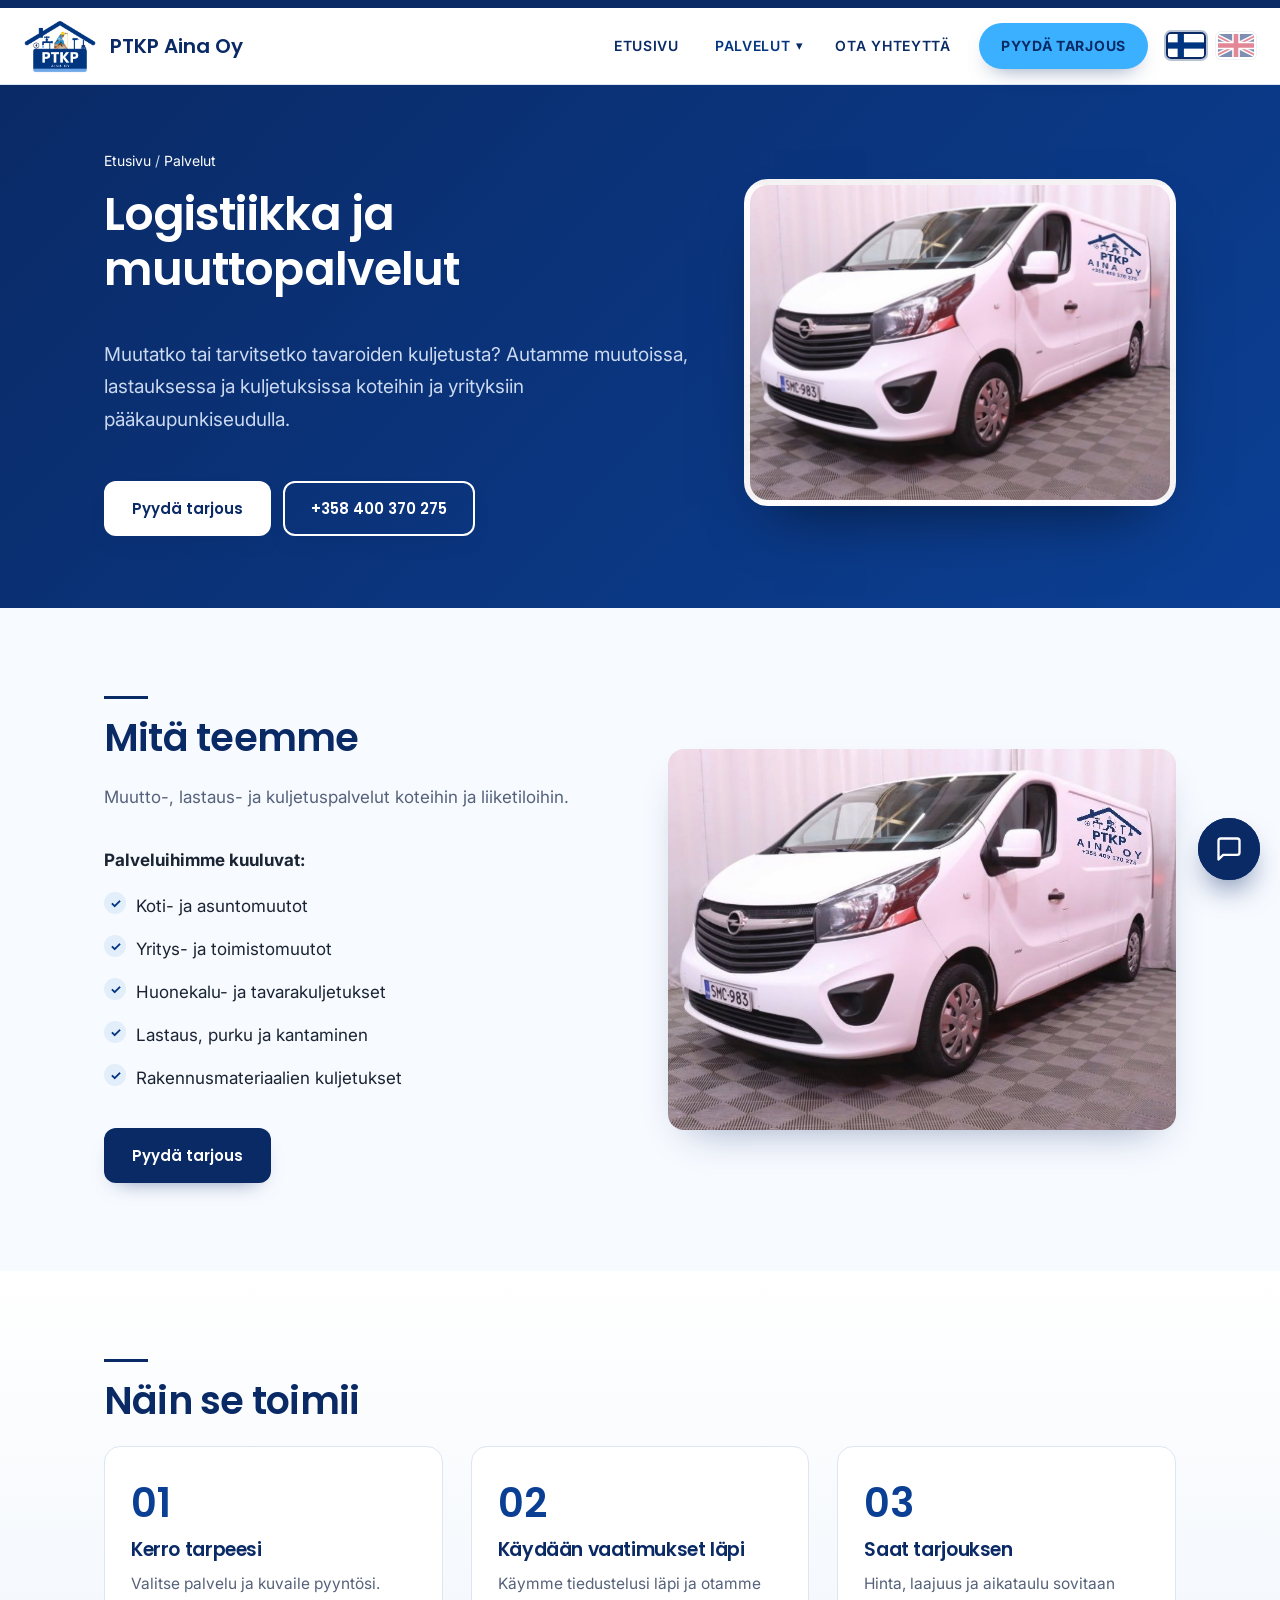
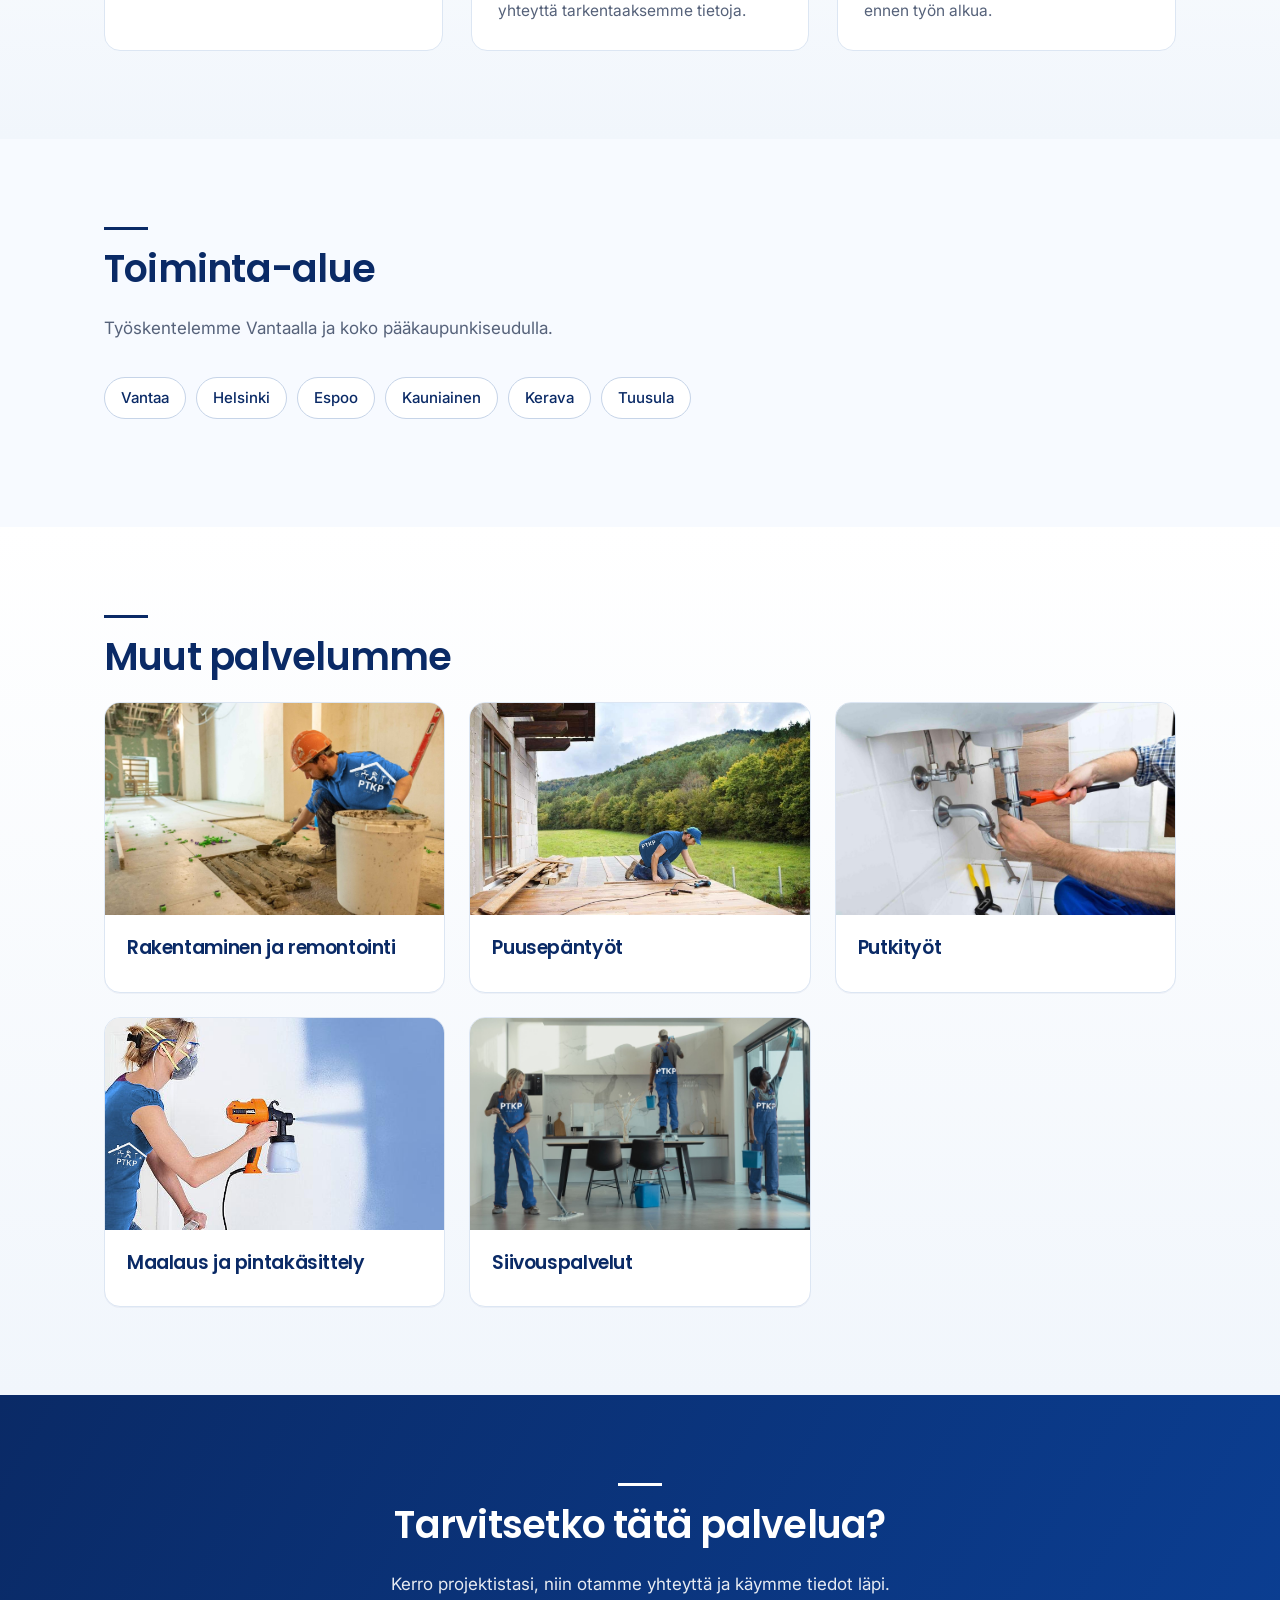
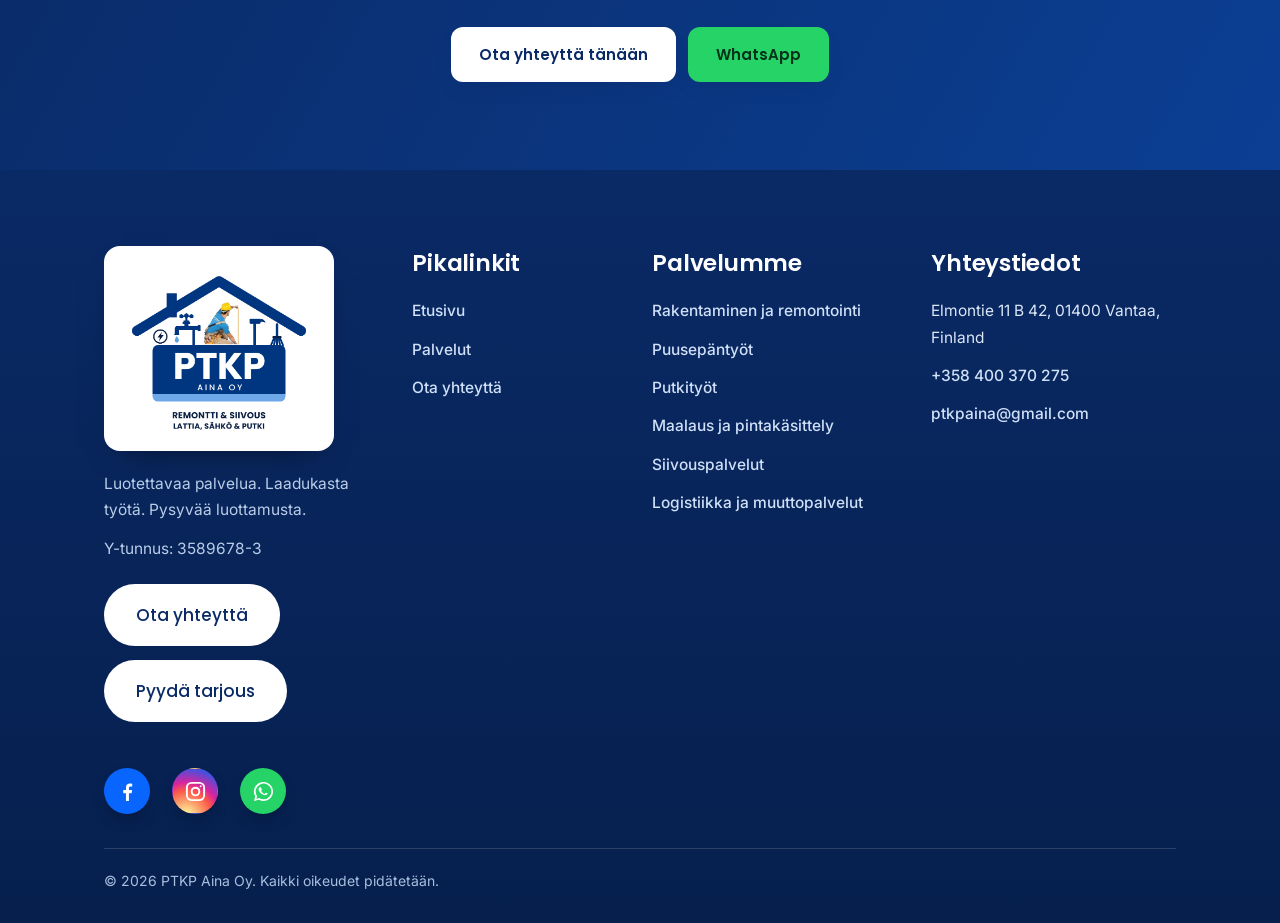
<file: logistics.html>
<!DOCTYPE html>
<html lang="en"><head><meta charset="utf-8"><meta name="viewport" content="width=device-width, initial-scale=1">
<title>Muutto- ja kuljetuspalvelut Vantaalla – Logistics &amp; Moving in Vantaa | PTKP Aina Oy</title><meta name="description" content="Muutot ja kuljetukset Vantaalla ja pääkaupunkiseudulla. Moving and transport services for homes and businesses in Vantaa. Free quotation.">
<link rel="preconnect" href="https://fonts.googleapis.com"><link rel="preconnect" href="https://fonts.gstatic.com" crossorigin>
<link rel="stylesheet" href="https://fonts.googleapis.com/css2?family=Inter:wght@400;500;600&family=Poppins:wght@500;600&display=swap">
<meta name="theme-color" content="#0A2A66"><script type="application/ld+json">{"@context": "https://schema.org", "@type": "Service", "serviceType": "Logistics & Moving", "description": "Moving, loading and transport services for homes and business premises.", "areaServed": ["Vantaa", "Helsinki", "Espoo", "Kauniainen", "Kerava", "Tuusula"], "provider": {"@type": "GeneralContractor", "name": "PTKP Aina Oy", "telephone": "+358400370275", "email": "ptkpaina@gmail.com"}}</script><meta property="og:type" content="website"><meta property="og:site_name" content="PTKP Aina Oy"><meta property="og:locale" content="fi_FI"><meta property="og:title" content="Muutto- ja kuljetuspalvelut Vantaalla – Logistics &amp; Moving in Vantaa | PTKP Aina Oy"><meta property="og:description" content="Muutot ja kuljetukset Vantaalla ja pääkaupunkiseudulla. Moving and transport services for homes and businesses in Vantaa. Free quotation."><link rel="icon" href="images/ptkp-logo-icon.png" type="image/png"><link rel="stylesheet" href="css/style.css"></head><body><header class="site-header"><div class="wrap bar"><a class="brand" href="index.html"><img src="images/ptkp-logo-icon.png" alt="PTKP Aina Oy logo"><span>PTKP Aina Oy<small>Remontti, siivous &amp; muutto</small></span></a>
<button class="menu" aria-label="Menu" aria-expanded="false">☰</button>
<nav class="nav"><a href="index.html">Home</a><div class="dd"><a href="services.html" class="on">Services</a><button type="button" class="dd-b" aria-label="Services menu" aria-expanded="false">&#9662;</button><div class="dd-menu"><a href="construction.html">Construction &amp; Renovation</a><a href="carpentry.html">Carpentry</a><a href="plumbing.html">Plumbing</a><a href="painting.html">Painting &amp; Surface Finishing</a><a href="cleaning.html">Cleaning Services</a><a href="logistics.html">Logistics &amp; Moving</a></div></div><a href="contact.html">Contact Us</a><a class="hphone" href="tel:+358400370275">+358 400 370 275</a><a class="cta" href="contact.html">Request a Quote</a><span class="lang"><button type="button" data-lang="fi" aria-pressed="false" aria-label="Suomi" title="Suomi"><svg viewBox="0 0 36 22" preserveAspectRatio="xMidYMid slice" aria-hidden="true"><rect width="36" height="22" fill="#fff"/><rect x="10" width="6" height="22" fill="#003580"/><rect y="8" width="36" height="6" fill="#003580"/></svg></button><button type="button" data-lang="en" aria-pressed="true" aria-label="English" title="English"><svg viewBox="0 0 60 30" preserveAspectRatio="xMidYMid slice" aria-hidden="true"><rect width="60" height="30" fill="#012169"/><path d="M0 0l60 30M60 0L0 30" stroke="#fff" stroke-width="6"/><path d="M0 0l60 30M60 0L0 30" stroke="#C8102E" stroke-width="2.4"/><path d="M30 0v30M0 15h60" stroke="#fff" stroke-width="10"/><path d="M30 0v30M0 15h60" stroke="#C8102E" stroke-width="6"/></svg></button></span></nav></div></header>
<main>
<div class="hero page-hero" style="--img:url(../images/logistics.jpg)"><div class="wrap"><div class="crumbs"><a href="index.html">Home</a> / <a href="services.html">Services</a></div><h1>Logistics &amp; Moving</h1><p>Moving house or need goods transported? We help with moving, loading and transport for homes and businesses in the Helsinki area.</p><div class="btns"><a class="btn g" href="contact.html?service=Logistics%20%26%20Moving">Request a Quote</a><a class="btn o" href="tel:+358400370275">+358 400 370 275</a></div></div></div>
<section><div class="wrap split"><div><h2>What We Do</h2><p class="lead">Moving, loading and transport services for homes and business premises.</p><strong>Services include:</strong><ul class="checks"><li>Home and apartment moving</li><li>Office and business moving</li><li>Furniture and goods transport</li><li>Loading, unloading and carrying</li><li>Transport of building materials</li></ul><div class="btns"><a class="btn n" href="contact.html?service=Logistics%20%26%20Moving">Request a Quote</a></div></div><img src="images/logistics.jpg" alt="PTKP Aina Oy moving van" loading="lazy"></div></section>
<section class="alt"><div class="wrap"><h2>How It Works</h2><div class="steps"><div><h3>Tell Us What You Need</h3><p>Choose a service and describe your request.</p></div><div><h3>Discuss Your Requirements</h3><p>We review your enquiry and contact you to clarify details.</p></div><div><h3>Receive a Proposal</h3><p>Pricing, scope and availability are agreed before work starts.</p></div></div></div></section>
<section><div class="wrap"><h2>Service Area</h2><p class="lead">We work in Vantaa and across the Helsinki metropolitan area.</p><ul class="chips"><li>Vantaa</li><li>Helsinki</li><li>Espoo</li><li>Kauniainen</li><li>Kerava</li><li>Tuusula</li></ul></div></section>
<section class="alt"><div class="wrap"><h2>Other Services</h2><div class="cards"><a class="card" href="construction.html" style="text-decoration:none"><img src="images/renovation.jpg" alt="Construction &amp; Renovation" loading="lazy"><div class="body"><h3>Construction &amp; Renovation</h3></div></a><a class="card" href="carpentry.html" style="text-decoration:none"><img src="images/carpentry.jpg" alt="Carpentry" loading="lazy"><div class="body"><h3>Carpentry</h3></div></a><a class="card" href="plumbing.html" style="text-decoration:none"><img src="images/plumbing.jpg" alt="Plumbing" loading="lazy"><div class="body"><h3>Plumbing</h3></div></a><a class="card" href="painting.html" style="text-decoration:none"><img src="images/painting.jpg" alt="Painting &amp; Surface Finishing" loading="lazy"><div class="body"><h3>Painting &amp; Surface Finishing</h3></div></a><a class="card" href="cleaning.html" style="text-decoration:none"><img src="images/cleaning.jpg" alt="Cleaning Services" loading="lazy"><div class="body"><h3>Cleaning Services</h3></div></a></div></div></section>
<section class="band"><div class="wrap"><h2>Need This Service?</h2><p>Tell us about your project and we will get in touch to discuss the details.</p><div class="btns" style="justify-content:center"><a class="btn g" href="contact.html?service=Logistics%20%26%20Moving">Contact Us Today</a><a class="btn o" data-wa target="_blank" rel="noopener" href="#">WhatsApp</a></div></div></section>
</main><footer class="site-footer"><div class="wrap">
<div class="ft-grid">
<div class="ft-brand"><img class="ft-logo" src="images/ptkp-logo.png" alt="PTKP Aina Oy"><p>Reliable Services. Quality Work. Lasting Trust.</p><p>Business ID: 3589678-3</p><div class="ft-btns"><a class="btn g ft-cta" href="contact.html">Contact Us</a><a class="btn g ft-cta" href="contact.html#enquiry">Request a Quote</a></div></div>
<div><h4>Quick Links</h4><p><a href="index.html">Home</a></p><p><a href="services.html">Services</a></p><p><a href="contact.html">Contact Us</a></p></div>
<div><h4>Our Services</h4><p><a href="construction.html">Construction &amp; Renovation</a></p><p><a href="carpentry.html">Carpentry</a></p><p><a href="plumbing.html">Plumbing</a></p><p><a href="painting.html">Painting &amp; Surface Finishing</a></p><p><a href="cleaning.html">Cleaning Services</a></p><p><a href="logistics.html">Logistics &amp; Moving</a></p></div>
<div><h4>Contact</h4><p>Elmontie 11 B 42, 01400 Vantaa, Finland</p><p><a href="tel:+358400370275">+358 400 370 275</a></p><p><a href="mailto:ptkpaina@gmail.com">ptkpaina@gmail.com</a></p></div>
</div>
<div class="ft-social"><a data-fb target="_blank" rel="noopener" href="#" aria-label="Facebook"><svg viewBox="0 0 24 24" fill="currentColor" aria-hidden="true"><path d="M13.5 22v-8.2h2.8l.5-3.3h-3.3V8.4c0-.9.4-1.7 1.8-1.7h1.6V3.8c-.3 0-1.3-.2-2.4-.2-2.5 0-4.1 1.5-4.1 4.2v2.7H7.6v3.3h2.8V22z"/></svg></a><a data-ig target="_blank" rel="noopener" href="#" aria-label="Instagram"><svg viewBox="0 0 24 24" fill="none" stroke="currentColor" stroke-width="2" stroke-linecap="round" stroke-linejoin="round" aria-hidden="true"><rect x="3" y="3" width="18" height="18" rx="5"/><circle cx="12" cy="12" r="4"/><circle cx="17.4" cy="6.6" r="1" fill="currentColor" stroke="none"/></svg></a><a data-wa target="_blank" rel="noopener" href="#" aria-label="WhatsApp"><svg viewBox="0 0 24 24" fill="currentColor" aria-hidden="true"><path d="M12 2a10 10 0 0 0-8.6 15.1L2 22l5-1.3A10 10 0 1 0 12 2zm0 18.2c-1.5 0-3-.4-4.2-1.2l-.3-.2-3 .8.8-2.9-.2-.3A8.2 8.2 0 1 1 12 20.2zm4.5-6.1c-.2-.1-1.5-.7-1.7-.8-.2-.1-.4-.1-.6.1l-.8 1c-.1.2-.3.2-.5.1a6.7 6.7 0 0 1-3.3-2.9c-.2-.4.2-.4.7-1.3.1-.2 0-.3 0-.5l-.8-1.8c-.2-.5-.4-.4-.6-.4h-.5c-.2 0-.5.1-.7.3-.8.8-1 1.7-.7 2.7.5 1.5 1.7 3 3.3 4 1.9 1.2 3 1.4 4.2 1.1.8-.2 1.7-.9 1.9-1.6.1-.5.1-.9 0-1z"/></svg></a></div>
<div class="copy">© 2026 PTKP Aina Oy. All rights reserved.</div>
</div></footer><a class="wa-float" data-wa target="_blank" rel="noopener" href="#" aria-label="WhatsApp">WhatsApp</a><nav class="callbar" aria-label="Quick contact"><a href="tel:+358400370275">Call</a><a data-wa target="_blank" rel="noopener" href="#">WhatsApp</a><a class="q" href="contact.html">Quote</a></nav><script src="js/main.js"></script></body></html>
</file>
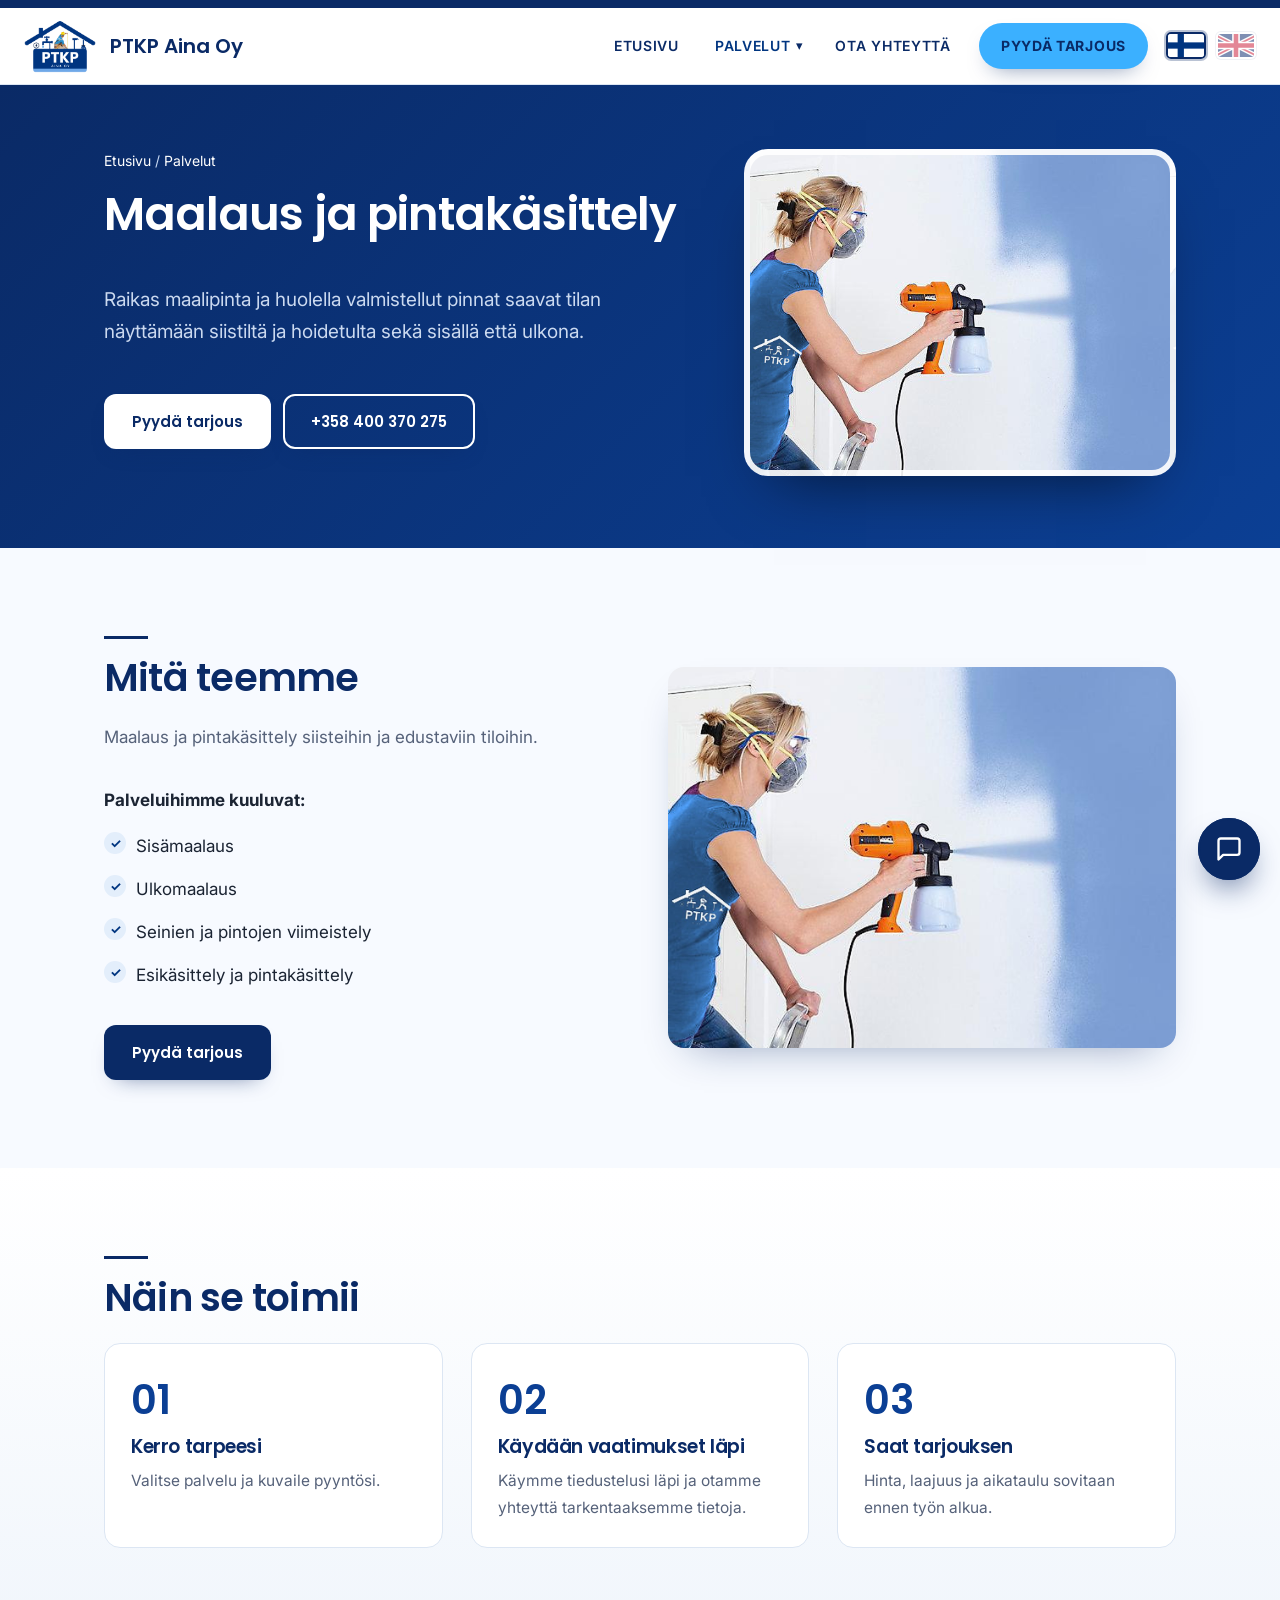
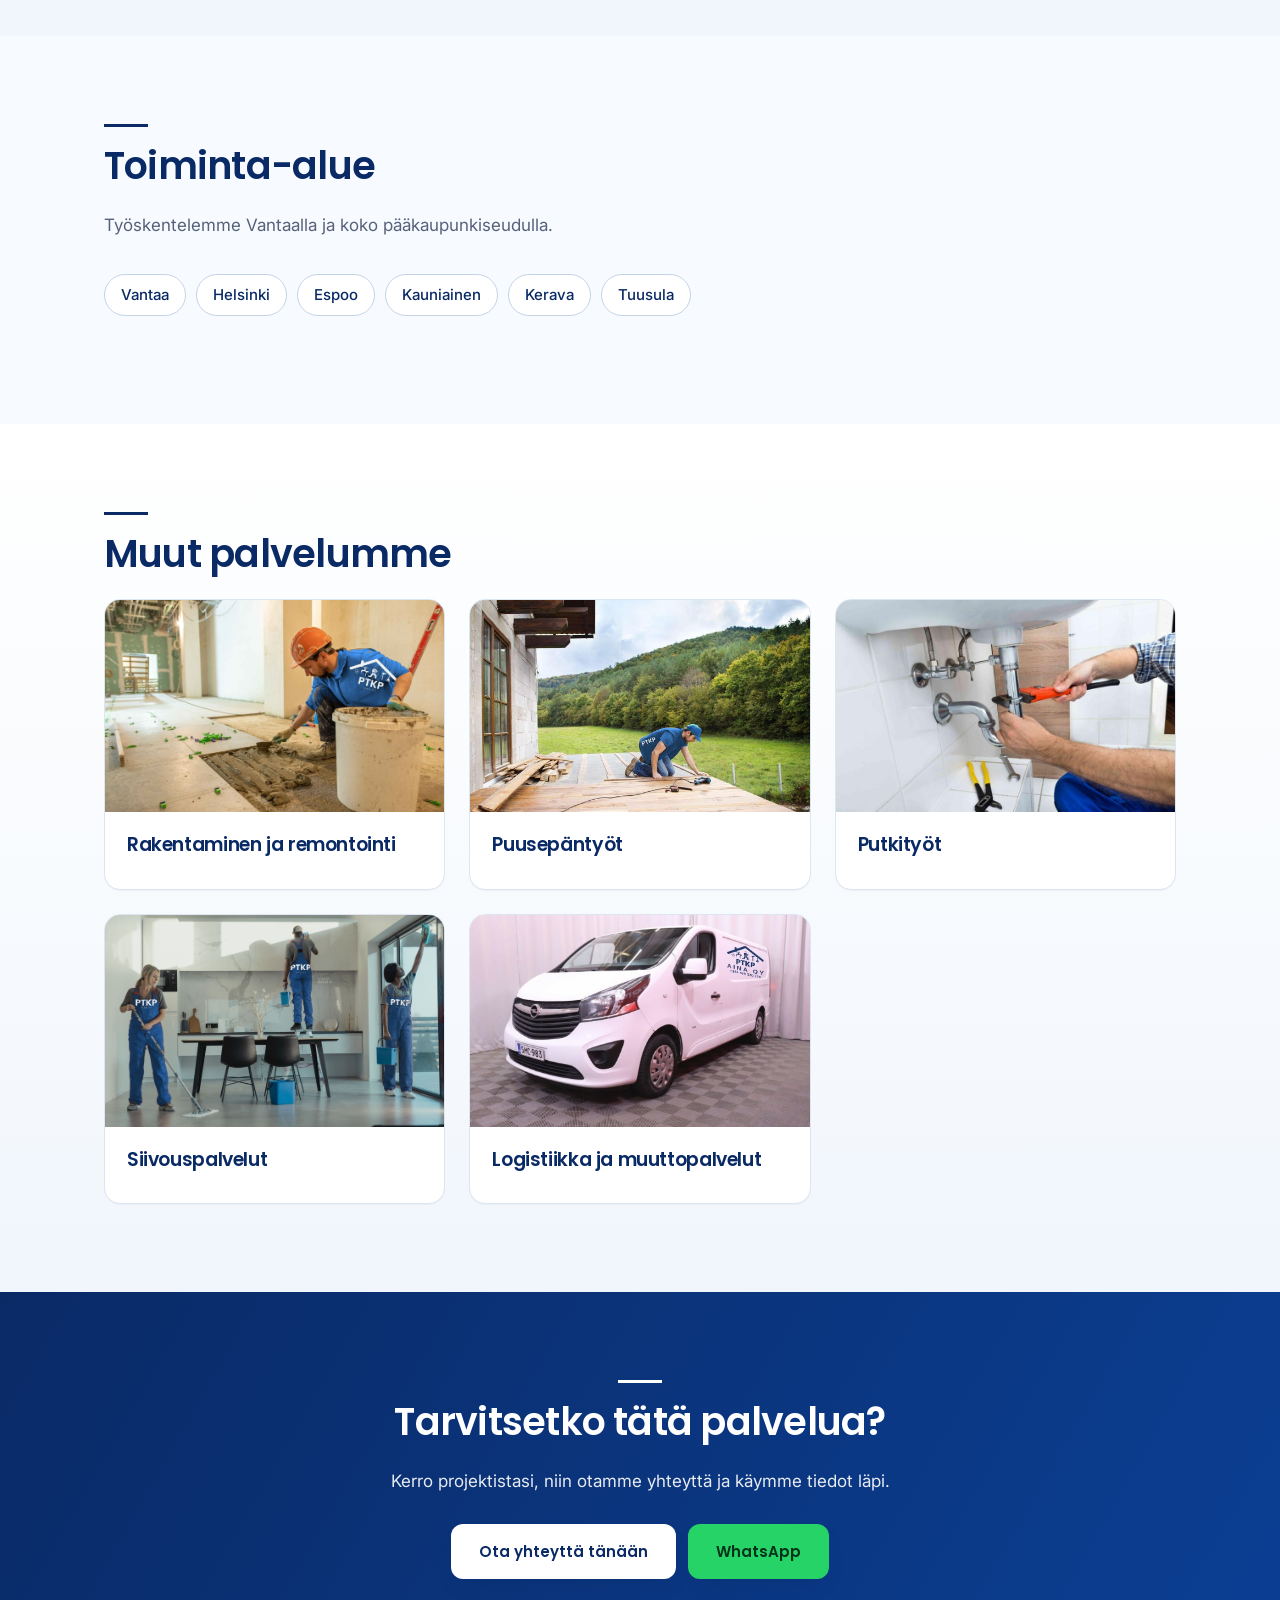
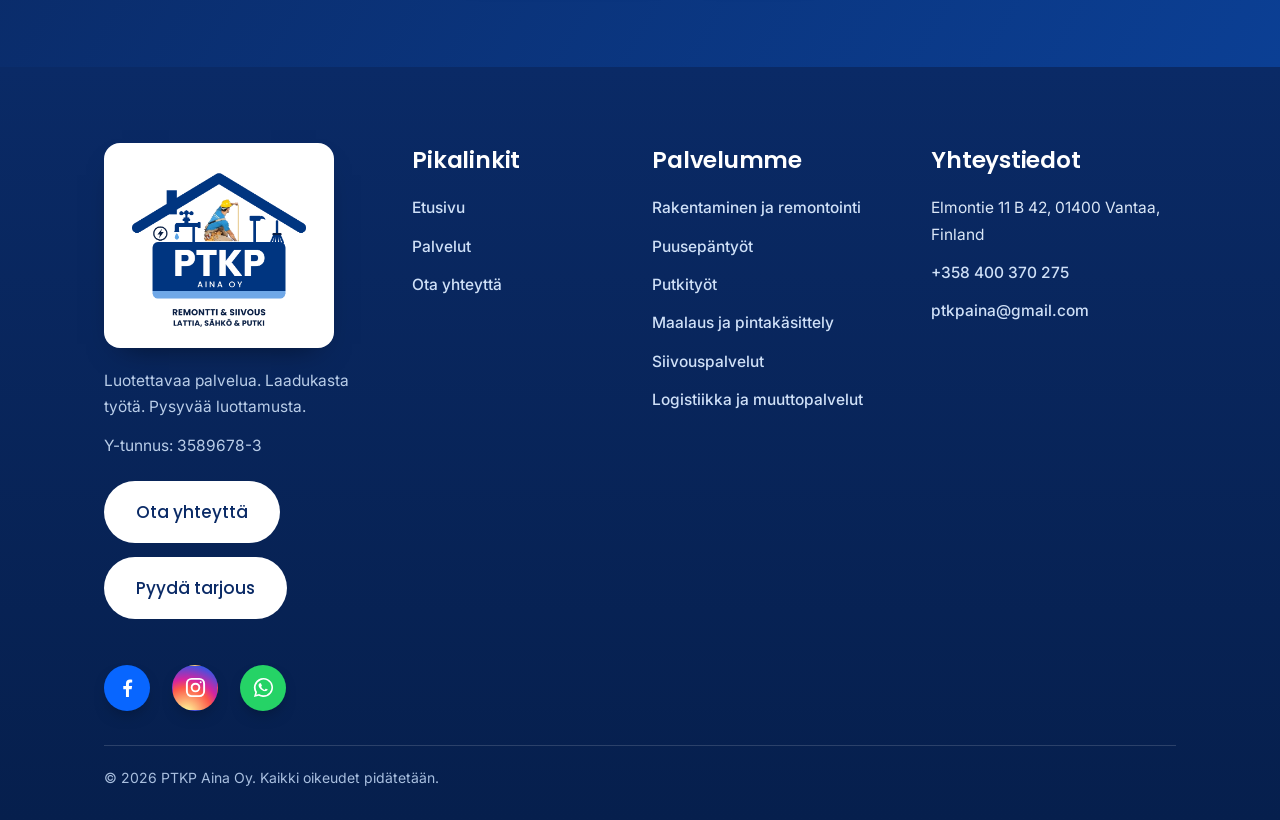
<file: painting.html>
<!DOCTYPE html>
<html lang="en"><head><meta charset="utf-8"><meta name="viewport" content="width=device-width, initial-scale=1">
<title>Maalaus ja pintakäsittely Vantaalla – Painting in Vantaa | PTKP Aina Oy</title><meta name="description" content="Sisä- ja ulkomaalaus Vantaalla. Interior and exterior painting and surface finishing in Vantaa. Free quotation.">
<link rel="preconnect" href="https://fonts.googleapis.com"><link rel="preconnect" href="https://fonts.gstatic.com" crossorigin>
<link rel="stylesheet" href="https://fonts.googleapis.com/css2?family=Inter:wght@400;500;600&family=Poppins:wght@500;600&display=swap">
<meta name="theme-color" content="#0A2A66"><script type="application/ld+json">{"@context": "https://schema.org", "@type": "Service", "serviceType": "Painting & Surface Finishing", "description": "Painting and surface treatment for clean, well-presented spaces.", "areaServed": ["Vantaa", "Helsinki", "Espoo", "Kauniainen", "Kerava", "Tuusula"], "provider": {"@type": "GeneralContractor", "name": "PTKP Aina Oy", "telephone": "+358400370275", "email": "ptkpaina@gmail.com"}}</script><meta property="og:type" content="website"><meta property="og:site_name" content="PTKP Aina Oy"><meta property="og:locale" content="fi_FI"><meta property="og:title" content="Maalaus ja pintakäsittely Vantaalla – Painting in Vantaa | PTKP Aina Oy"><meta property="og:description" content="Sisä- ja ulkomaalaus Vantaalla. Interior and exterior painting and surface finishing in Vantaa. Free quotation."><link rel="icon" href="images/ptkp-logo-icon.png" type="image/png"><link rel="stylesheet" href="css/style.css"></head><body><header class="site-header"><div class="wrap bar"><a class="brand" href="index.html"><img src="images/ptkp-logo-icon.png" alt="PTKP Aina Oy logo"><span>PTKP Aina Oy<small>Remontti, siivous &amp; muutto</small></span></a>
<button class="menu" aria-label="Menu" aria-expanded="false">☰</button>
<nav class="nav"><a href="index.html">Home</a><div class="dd"><a href="services.html" class="on">Services</a><button type="button" class="dd-b" aria-label="Services menu" aria-expanded="false">&#9662;</button><div class="dd-menu"><a href="construction.html">Construction &amp; Renovation</a><a href="carpentry.html">Carpentry</a><a href="plumbing.html">Plumbing</a><a href="painting.html">Painting &amp; Surface Finishing</a><a href="cleaning.html">Cleaning Services</a><a href="logistics.html">Logistics &amp; Moving</a></div></div><a href="contact.html">Contact Us</a><a class="hphone" href="tel:+358400370275">+358 400 370 275</a><a class="cta" href="contact.html">Request a Quote</a><span class="lang"><button type="button" data-lang="fi" aria-pressed="false" aria-label="Suomi" title="Suomi"><svg viewBox="0 0 36 22" preserveAspectRatio="xMidYMid slice" aria-hidden="true"><rect width="36" height="22" fill="#fff"/><rect x="10" width="6" height="22" fill="#003580"/><rect y="8" width="36" height="6" fill="#003580"/></svg></button><button type="button" data-lang="en" aria-pressed="true" aria-label="English" title="English"><svg viewBox="0 0 60 30" preserveAspectRatio="xMidYMid slice" aria-hidden="true"><rect width="60" height="30" fill="#012169"/><path d="M0 0l60 30M60 0L0 30" stroke="#fff" stroke-width="6"/><path d="M0 0l60 30M60 0L0 30" stroke="#C8102E" stroke-width="2.4"/><path d="M30 0v30M0 15h60" stroke="#fff" stroke-width="10"/><path d="M30 0v30M0 15h60" stroke="#C8102E" stroke-width="6"/></svg></button></span></nav></div></header>
<main>
<div class="hero page-hero" style="--img:url(../images/painting.jpg)"><div class="wrap"><div class="crumbs"><a href="index.html">Home</a> / <a href="services.html">Services</a></div><h1>Painting &amp; Surface Finishing</h1><p>Fresh paint and well-prepared surfaces make a space look clean and cared for, inside and out.</p><div class="btns"><a class="btn g" href="contact.html?service=Painting%20%26%20Surface%20Finishing">Request a Quote</a><a class="btn o" href="tel:+358400370275">+358 400 370 275</a></div></div></div>
<section><div class="wrap split"><div><h2>What We Do</h2><p class="lead">Painting and surface treatment for clean, well-presented spaces.</p><strong>Services include:</strong><ul class="checks"><li>Interior painting</li><li>Exterior painting</li><li>Wall and surface finishing</li><li>Preparation and treatment</li></ul><div class="btns"><a class="btn n" href="contact.html?service=Painting%20%26%20Surface%20Finishing">Request a Quote</a></div></div><img src="images/painting.jpg" alt="Painting &amp; Surface Finishing" loading="lazy"></div></section>
<section class="alt"><div class="wrap"><h2>How It Works</h2><div class="steps"><div><h3>Tell Us What You Need</h3><p>Choose a service and describe your request.</p></div><div><h3>Discuss Your Requirements</h3><p>We review your enquiry and contact you to clarify details.</p></div><div><h3>Receive a Proposal</h3><p>Pricing, scope and availability are agreed before work starts.</p></div></div></div></section>
<section><div class="wrap"><h2>Service Area</h2><p class="lead">We work in Vantaa and across the Helsinki metropolitan area.</p><ul class="chips"><li>Vantaa</li><li>Helsinki</li><li>Espoo</li><li>Kauniainen</li><li>Kerava</li><li>Tuusula</li></ul></div></section>
<section class="alt"><div class="wrap"><h2>Other Services</h2><div class="cards"><a class="card" href="construction.html" style="text-decoration:none"><img src="images/renovation.jpg" alt="Construction &amp; Renovation" loading="lazy"><div class="body"><h3>Construction &amp; Renovation</h3></div></a><a class="card" href="carpentry.html" style="text-decoration:none"><img src="images/carpentry.jpg" alt="Carpentry" loading="lazy"><div class="body"><h3>Carpentry</h3></div></a><a class="card" href="plumbing.html" style="text-decoration:none"><img src="images/plumbing.jpg" alt="Plumbing" loading="lazy"><div class="body"><h3>Plumbing</h3></div></a><a class="card" href="cleaning.html" style="text-decoration:none"><img src="images/cleaning.jpg" alt="Cleaning Services" loading="lazy"><div class="body"><h3>Cleaning Services</h3></div></a><a class="card" href="logistics.html" style="text-decoration:none"><img src="images/logistics.jpg" alt="PTKP Aina Oy moving van" loading="lazy"><div class="body"><h3>Logistics &amp; Moving</h3></div></a></div></div></section>
<section class="band"><div class="wrap"><h2>Need This Service?</h2><p>Tell us about your project and we will get in touch to discuss the details.</p><div class="btns" style="justify-content:center"><a class="btn g" href="contact.html?service=Painting%20%26%20Surface%20Finishing">Contact Us Today</a><a class="btn o" data-wa target="_blank" rel="noopener" href="#">WhatsApp</a></div></div></section>
</main><footer class="site-footer"><div class="wrap">
<div class="ft-grid">
<div class="ft-brand"><img class="ft-logo" src="images/ptkp-logo.png" alt="PTKP Aina Oy"><p>Reliable Services. Quality Work. Lasting Trust.</p><p>Business ID: 3589678-3</p><div class="ft-btns"><a class="btn g ft-cta" href="contact.html">Contact Us</a><a class="btn g ft-cta" href="contact.html#enquiry">Request a Quote</a></div></div>
<div><h4>Quick Links</h4><p><a href="index.html">Home</a></p><p><a href="services.html">Services</a></p><p><a href="contact.html">Contact Us</a></p></div>
<div><h4>Our Services</h4><p><a href="construction.html">Construction &amp; Renovation</a></p><p><a href="carpentry.html">Carpentry</a></p><p><a href="plumbing.html">Plumbing</a></p><p><a href="painting.html">Painting &amp; Surface Finishing</a></p><p><a href="cleaning.html">Cleaning Services</a></p><p><a href="logistics.html">Logistics &amp; Moving</a></p></div>
<div><h4>Contact</h4><p>Elmontie 11 B 42, 01400 Vantaa, Finland</p><p><a href="tel:+358400370275">+358 400 370 275</a></p><p><a href="mailto:ptkpaina@gmail.com">ptkpaina@gmail.com</a></p></div>
</div>
<div class="ft-social"><a data-fb target="_blank" rel="noopener" href="#" aria-label="Facebook"><svg viewBox="0 0 24 24" fill="currentColor" aria-hidden="true"><path d="M13.5 22v-8.2h2.8l.5-3.3h-3.3V8.4c0-.9.4-1.7 1.8-1.7h1.6V3.8c-.3 0-1.3-.2-2.4-.2-2.5 0-4.1 1.5-4.1 4.2v2.7H7.6v3.3h2.8V22z"/></svg></a><a data-ig target="_blank" rel="noopener" href="#" aria-label="Instagram"><svg viewBox="0 0 24 24" fill="none" stroke="currentColor" stroke-width="2" stroke-linecap="round" stroke-linejoin="round" aria-hidden="true"><rect x="3" y="3" width="18" height="18" rx="5"/><circle cx="12" cy="12" r="4"/><circle cx="17.4" cy="6.6" r="1" fill="currentColor" stroke="none"/></svg></a><a data-wa target="_blank" rel="noopener" href="#" aria-label="WhatsApp"><svg viewBox="0 0 24 24" fill="currentColor" aria-hidden="true"><path d="M12 2a10 10 0 0 0-8.6 15.1L2 22l5-1.3A10 10 0 1 0 12 2zm0 18.2c-1.5 0-3-.4-4.2-1.2l-.3-.2-3 .8.8-2.9-.2-.3A8.2 8.2 0 1 1 12 20.2zm4.5-6.1c-.2-.1-1.5-.7-1.7-.8-.2-.1-.4-.1-.6.1l-.8 1c-.1.2-.3.2-.5.1a6.7 6.7 0 0 1-3.3-2.9c-.2-.4.2-.4.7-1.3.1-.2 0-.3 0-.5l-.8-1.8c-.2-.5-.4-.4-.6-.4h-.5c-.2 0-.5.1-.7.3-.8.8-1 1.7-.7 2.7.5 1.5 1.7 3 3.3 4 1.9 1.2 3 1.4 4.2 1.1.8-.2 1.7-.9 1.9-1.6.1-.5.1-.9 0-1z"/></svg></a></div>
<div class="copy">© 2026 PTKP Aina Oy. All rights reserved.</div>
</div></footer><a class="wa-float" data-wa target="_blank" rel="noopener" href="#" aria-label="WhatsApp">WhatsApp</a><nav class="callbar" aria-label="Quick contact"><a href="tel:+358400370275">Call</a><a data-wa target="_blank" rel="noopener" href="#">WhatsApp</a><a class="q" href="contact.html">Quote</a></nav><script src="js/main.js"></script></body></html>
</file>
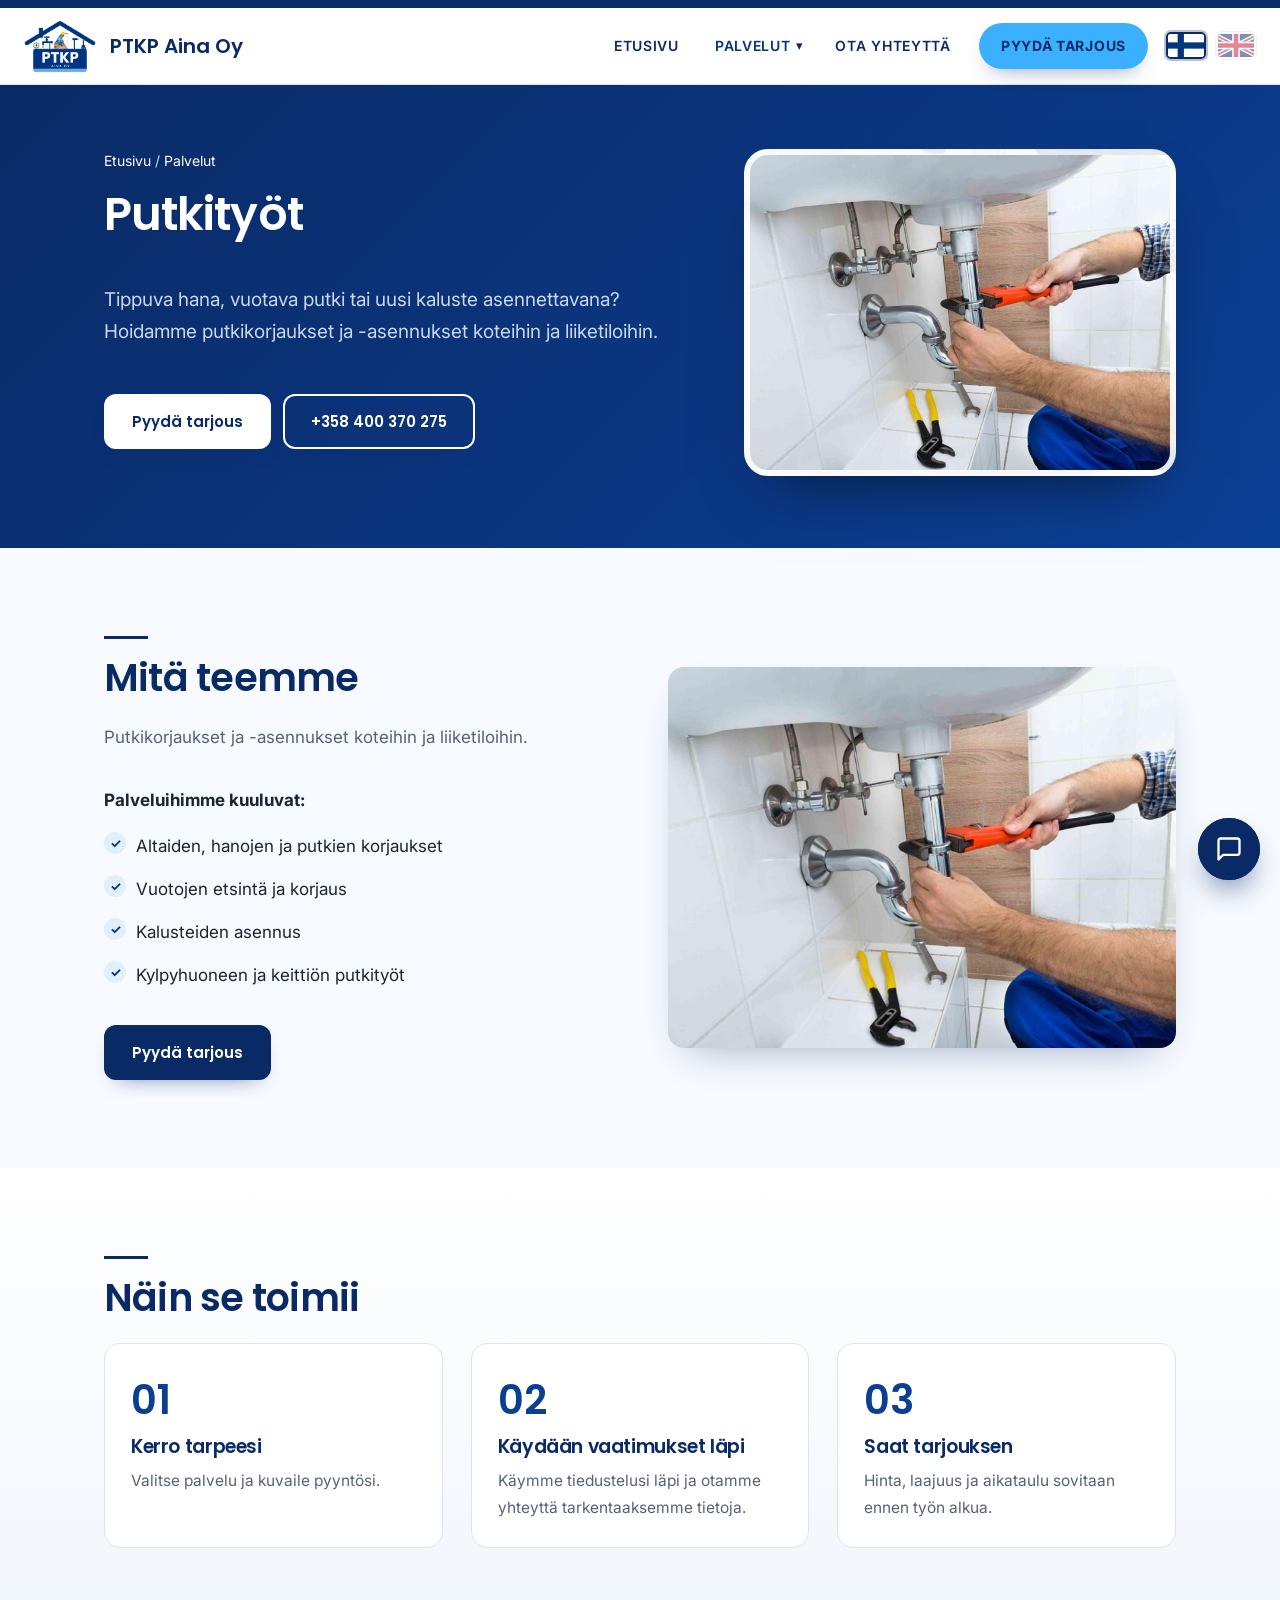
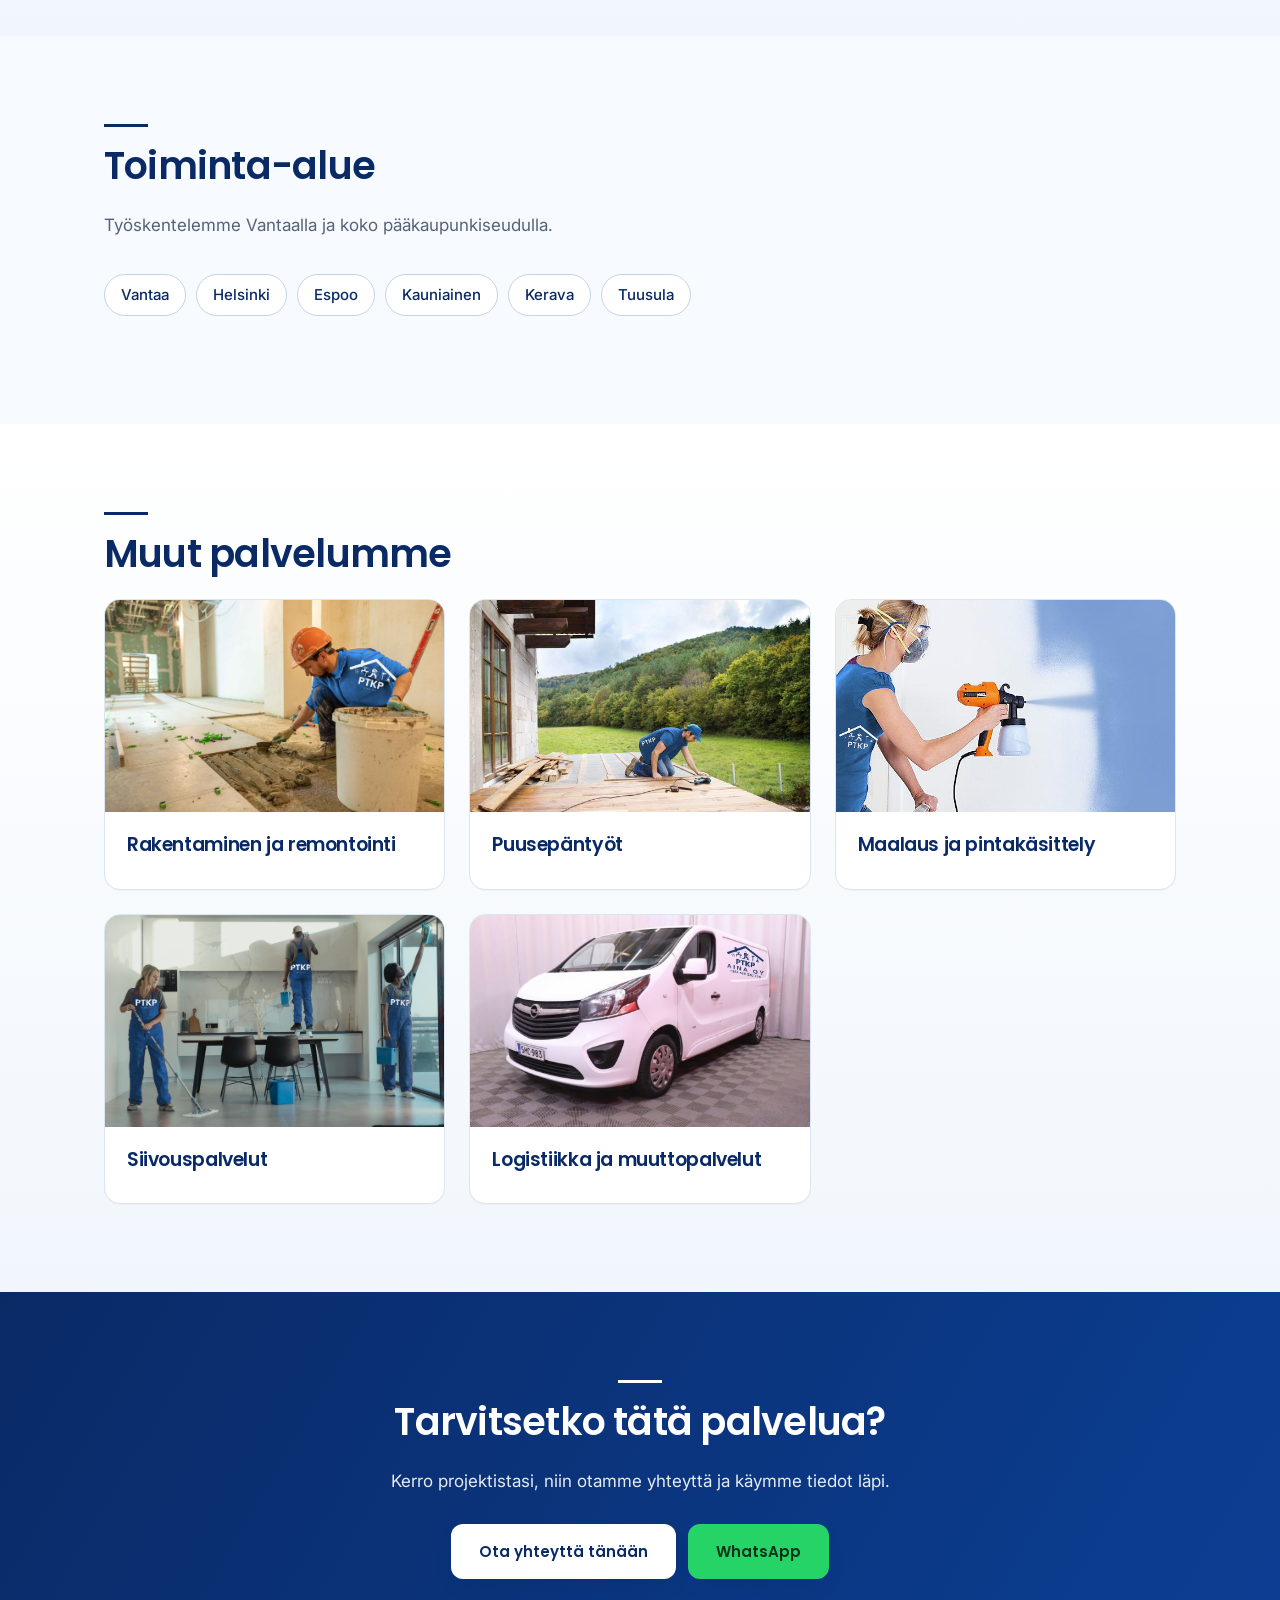
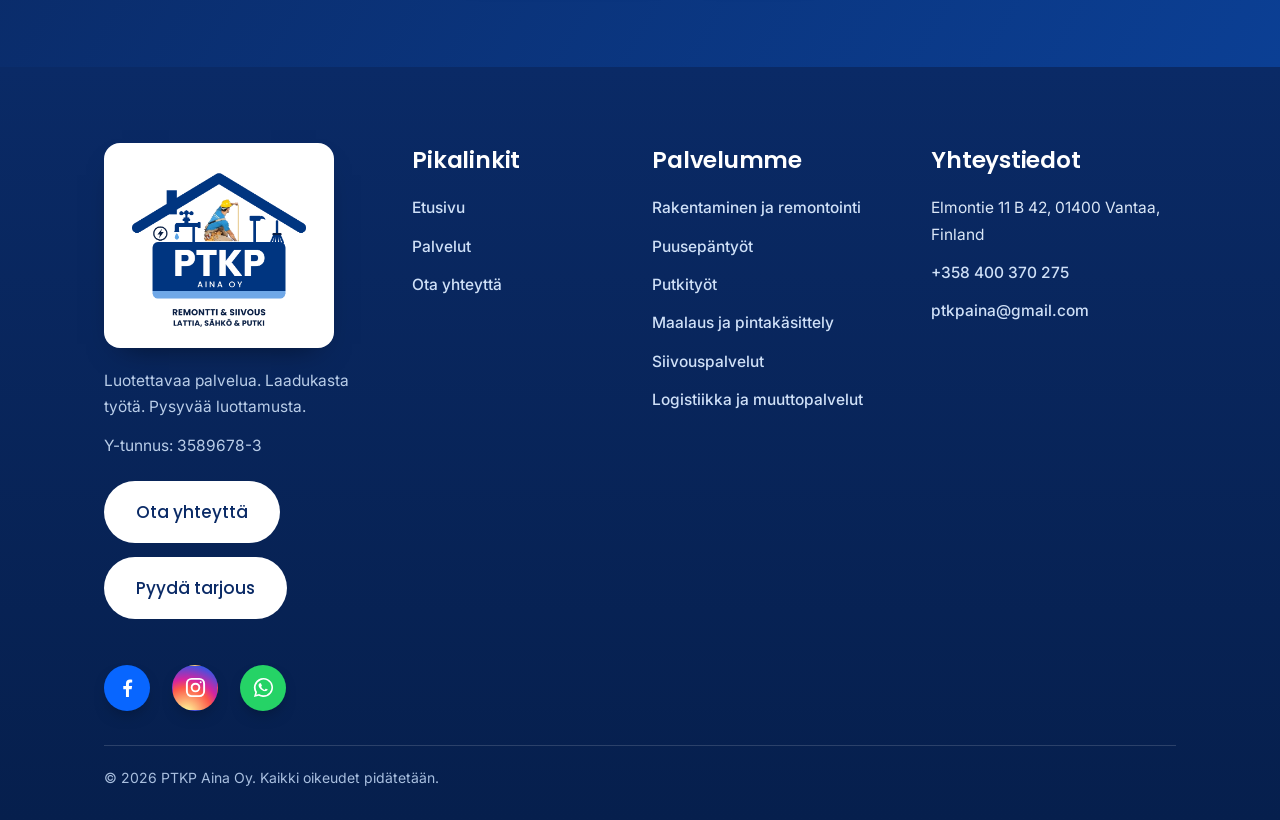
<file: plumbing.html>
<!DOCTYPE html>
<html lang="en"><head><meta charset="utf-8"><meta name="viewport" content="width=device-width, initial-scale=1">
<title>Putkityöt Vantaalla – Plumbing in Vantaa | PTKP Aina Oy</title><meta name="description" content="Putkikorjaukset ja -asennukset Vantaalla. Plumbing repairs and installations for homes and businesses in Vantaa. Free quotation.">
<link rel="preconnect" href="https://fonts.googleapis.com"><link rel="preconnect" href="https://fonts.gstatic.com" crossorigin>
<link rel="stylesheet" href="https://fonts.googleapis.com/css2?family=Inter:wght@400;500;600&family=Poppins:wght@500;600&display=swap">
<meta name="theme-color" content="#0A2A66"><script type="application/ld+json">{"@context": "https://schema.org", "@type": "Service", "serviceType": "Plumbing", "description": "Plumbing repairs and installations for homes and business premises.", "areaServed": ["Vantaa", "Helsinki", "Espoo", "Kauniainen", "Kerava", "Tuusula"], "provider": {"@type": "GeneralContractor", "name": "PTKP Aina Oy", "telephone": "+358400370275", "email": "ptkpaina@gmail.com"}}</script><meta property="og:type" content="website"><meta property="og:site_name" content="PTKP Aina Oy"><meta property="og:locale" content="fi_FI"><meta property="og:title" content="Putkityöt Vantaalla – Plumbing in Vantaa | PTKP Aina Oy"><meta property="og:description" content="Putkikorjaukset ja -asennukset Vantaalla. Plumbing repairs and installations for homes and businesses in Vantaa. Free quotation."><link rel="icon" href="images/ptkp-logo-icon.png" type="image/png"><link rel="stylesheet" href="css/style.css"></head><body><header class="site-header"><div class="wrap bar"><a class="brand" href="index.html"><img src="images/ptkp-logo-icon.png" alt="PTKP Aina Oy logo"><span>PTKP Aina Oy<small>Remontti, siivous &amp; muutto</small></span></a>
<button class="menu" aria-label="Menu" aria-expanded="false">☰</button>
<nav class="nav"><a href="index.html">Home</a><div class="dd"><a href="services.html" class="on">Services</a><button type="button" class="dd-b" aria-label="Services menu" aria-expanded="false">&#9662;</button><div class="dd-menu"><a href="construction.html">Construction &amp; Renovation</a><a href="carpentry.html">Carpentry</a><a href="plumbing.html">Plumbing</a><a href="painting.html">Painting &amp; Surface Finishing</a><a href="cleaning.html">Cleaning Services</a><a href="logistics.html">Logistics &amp; Moving</a></div></div><a href="contact.html">Contact Us</a><a class="hphone" href="tel:+358400370275">+358 400 370 275</a><a class="cta" href="contact.html">Request a Quote</a><span class="lang"><button type="button" data-lang="fi" aria-pressed="false" aria-label="Suomi" title="Suomi"><svg viewBox="0 0 36 22" preserveAspectRatio="xMidYMid slice" aria-hidden="true"><rect width="36" height="22" fill="#fff"/><rect x="10" width="6" height="22" fill="#003580"/><rect y="8" width="36" height="6" fill="#003580"/></svg></button><button type="button" data-lang="en" aria-pressed="true" aria-label="English" title="English"><svg viewBox="0 0 60 30" preserveAspectRatio="xMidYMid slice" aria-hidden="true"><rect width="60" height="30" fill="#012169"/><path d="M0 0l60 30M60 0L0 30" stroke="#fff" stroke-width="6"/><path d="M0 0l60 30M60 0L0 30" stroke="#C8102E" stroke-width="2.4"/><path d="M30 0v30M0 15h60" stroke="#fff" stroke-width="10"/><path d="M30 0v30M0 15h60" stroke="#C8102E" stroke-width="6"/></svg></button></span></nav></div></header>
<main>
<div class="hero page-hero" style="--img:url(../images/plumbing.jpg)"><div class="wrap"><div class="crumbs"><a href="index.html">Home</a> / <a href="services.html">Services</a></div><h1>Plumbing</h1><p>Dripping tap, leaking pipe or a new fixture to install? We handle plumbing repairs and installations for homes and business premises.</p><div class="btns"><a class="btn g" href="contact.html?service=Plumbing">Request a Quote</a><a class="btn o" href="tel:+358400370275">+358 400 370 275</a></div></div></div>
<section><div class="wrap split"><div><h2>What We Do</h2><p class="lead">Plumbing repairs and installations for homes and business premises.</p><strong>Services include:</strong><ul class="checks"><li>Sink, tap and pipe repairs</li><li>Leak detection and repair</li><li>Fixture installation</li><li>Bathroom and kitchen plumbing</li></ul><div class="btns"><a class="btn n" href="contact.html?service=Plumbing">Request a Quote</a></div></div><img src="images/plumbing.jpg" alt="Plumbing" loading="lazy"></div></section>
<section class="alt"><div class="wrap"><h2>How It Works</h2><div class="steps"><div><h3>Tell Us What You Need</h3><p>Choose a service and describe your request.</p></div><div><h3>Discuss Your Requirements</h3><p>We review your enquiry and contact you to clarify details.</p></div><div><h3>Receive a Proposal</h3><p>Pricing, scope and availability are agreed before work starts.</p></div></div></div></section>
<section><div class="wrap"><h2>Service Area</h2><p class="lead">We work in Vantaa and across the Helsinki metropolitan area.</p><ul class="chips"><li>Vantaa</li><li>Helsinki</li><li>Espoo</li><li>Kauniainen</li><li>Kerava</li><li>Tuusula</li></ul></div></section>
<section class="alt"><div class="wrap"><h2>Other Services</h2><div class="cards"><a class="card" href="construction.html" style="text-decoration:none"><img src="images/renovation.jpg" alt="Construction &amp; Renovation" loading="lazy"><div class="body"><h3>Construction &amp; Renovation</h3></div></a><a class="card" href="carpentry.html" style="text-decoration:none"><img src="images/carpentry.jpg" alt="Carpentry" loading="lazy"><div class="body"><h3>Carpentry</h3></div></a><a class="card" href="painting.html" style="text-decoration:none"><img src="images/painting.jpg" alt="Painting &amp; Surface Finishing" loading="lazy"><div class="body"><h3>Painting &amp; Surface Finishing</h3></div></a><a class="card" href="cleaning.html" style="text-decoration:none"><img src="images/cleaning.jpg" alt="Cleaning Services" loading="lazy"><div class="body"><h3>Cleaning Services</h3></div></a><a class="card" href="logistics.html" style="text-decoration:none"><img src="images/logistics.jpg" alt="PTKP Aina Oy moving van" loading="lazy"><div class="body"><h3>Logistics &amp; Moving</h3></div></a></div></div></section>
<section class="band"><div class="wrap"><h2>Need This Service?</h2><p>Tell us about your project and we will get in touch to discuss the details.</p><div class="btns" style="justify-content:center"><a class="btn g" href="contact.html?service=Plumbing">Contact Us Today</a><a class="btn o" data-wa target="_blank" rel="noopener" href="#">WhatsApp</a></div></div></section>
</main><footer class="site-footer"><div class="wrap">
<div class="ft-grid">
<div class="ft-brand"><img class="ft-logo" src="images/ptkp-logo.png" alt="PTKP Aina Oy"><p>Reliable Services. Quality Work. Lasting Trust.</p><p>Business ID: 3589678-3</p><div class="ft-btns"><a class="btn g ft-cta" href="contact.html">Contact Us</a><a class="btn g ft-cta" href="contact.html#enquiry">Request a Quote</a></div></div>
<div><h4>Quick Links</h4><p><a href="index.html">Home</a></p><p><a href="services.html">Services</a></p><p><a href="contact.html">Contact Us</a></p></div>
<div><h4>Our Services</h4><p><a href="construction.html">Construction &amp; Renovation</a></p><p><a href="carpentry.html">Carpentry</a></p><p><a href="plumbing.html">Plumbing</a></p><p><a href="painting.html">Painting &amp; Surface Finishing</a></p><p><a href="cleaning.html">Cleaning Services</a></p><p><a href="logistics.html">Logistics &amp; Moving</a></p></div>
<div><h4>Contact</h4><p>Elmontie 11 B 42, 01400 Vantaa, Finland</p><p><a href="tel:+358400370275">+358 400 370 275</a></p><p><a href="mailto:ptkpaina@gmail.com">ptkpaina@gmail.com</a></p></div>
</div>
<div class="ft-social"><a data-fb target="_blank" rel="noopener" href="#" aria-label="Facebook"><svg viewBox="0 0 24 24" fill="currentColor" aria-hidden="true"><path d="M13.5 22v-8.2h2.8l.5-3.3h-3.3V8.4c0-.9.4-1.7 1.8-1.7h1.6V3.8c-.3 0-1.3-.2-2.4-.2-2.5 0-4.1 1.5-4.1 4.2v2.7H7.6v3.3h2.8V22z"/></svg></a><a data-ig target="_blank" rel="noopener" href="#" aria-label="Instagram"><svg viewBox="0 0 24 24" fill="none" stroke="currentColor" stroke-width="2" stroke-linecap="round" stroke-linejoin="round" aria-hidden="true"><rect x="3" y="3" width="18" height="18" rx="5"/><circle cx="12" cy="12" r="4"/><circle cx="17.4" cy="6.6" r="1" fill="currentColor" stroke="none"/></svg></a><a data-wa target="_blank" rel="noopener" href="#" aria-label="WhatsApp"><svg viewBox="0 0 24 24" fill="currentColor" aria-hidden="true"><path d="M12 2a10 10 0 0 0-8.6 15.1L2 22l5-1.3A10 10 0 1 0 12 2zm0 18.2c-1.5 0-3-.4-4.2-1.2l-.3-.2-3 .8.8-2.9-.2-.3A8.2 8.2 0 1 1 12 20.2zm4.5-6.1c-.2-.1-1.5-.7-1.7-.8-.2-.1-.4-.1-.6.1l-.8 1c-.1.2-.3.2-.5.1a6.7 6.7 0 0 1-3.3-2.9c-.2-.4.2-.4.7-1.3.1-.2 0-.3 0-.5l-.8-1.8c-.2-.5-.4-.4-.6-.4h-.5c-.2 0-.5.1-.7.3-.8.8-1 1.7-.7 2.7.5 1.5 1.7 3 3.3 4 1.9 1.2 3 1.4 4.2 1.1.8-.2 1.7-.9 1.9-1.6.1-.5.1-.9 0-1z"/></svg></a></div>
<div class="copy">© 2026 PTKP Aina Oy. All rights reserved.</div>
</div></footer><a class="wa-float" data-wa target="_blank" rel="noopener" href="#" aria-label="WhatsApp">WhatsApp</a><nav class="callbar" aria-label="Quick contact"><a href="tel:+358400370275">Call</a><a data-wa target="_blank" rel="noopener" href="#">WhatsApp</a><a class="q" href="contact.html">Quote</a></nav><script src="js/main.js"></script></body></html>
</file>
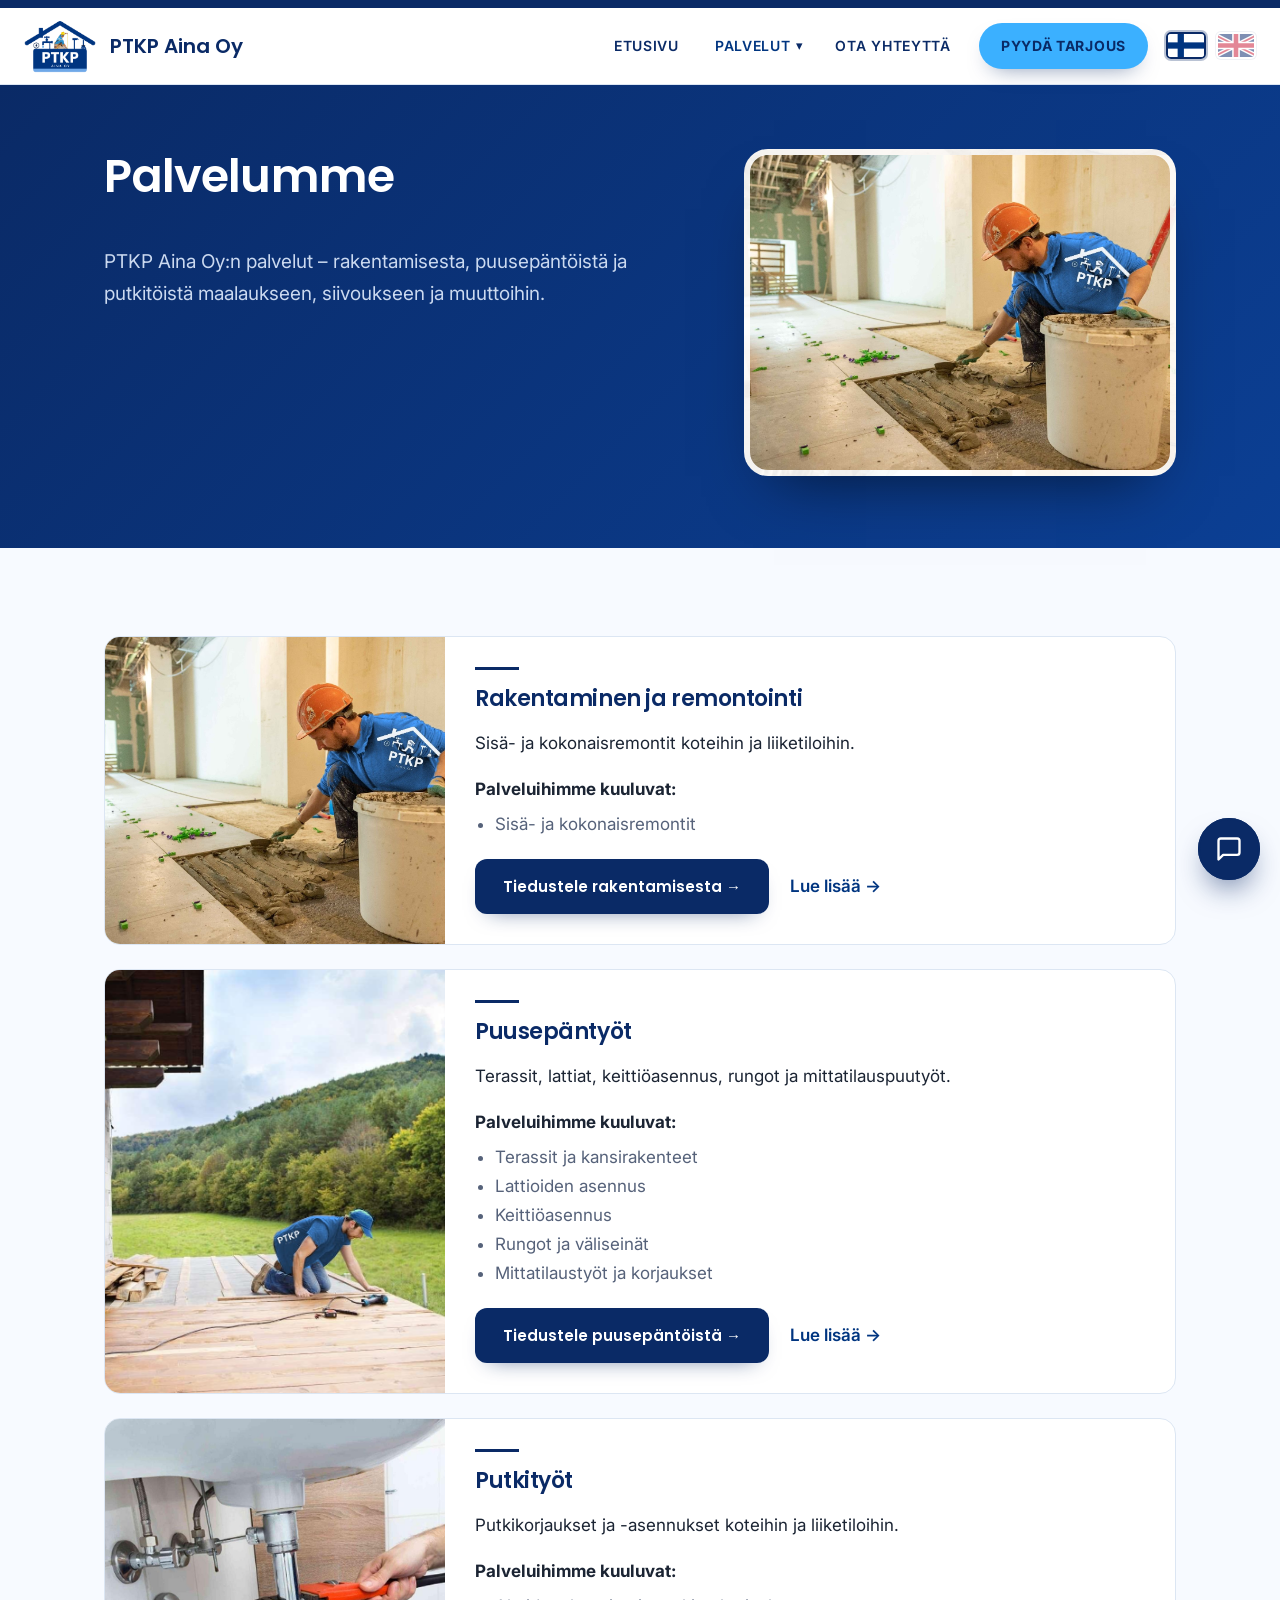
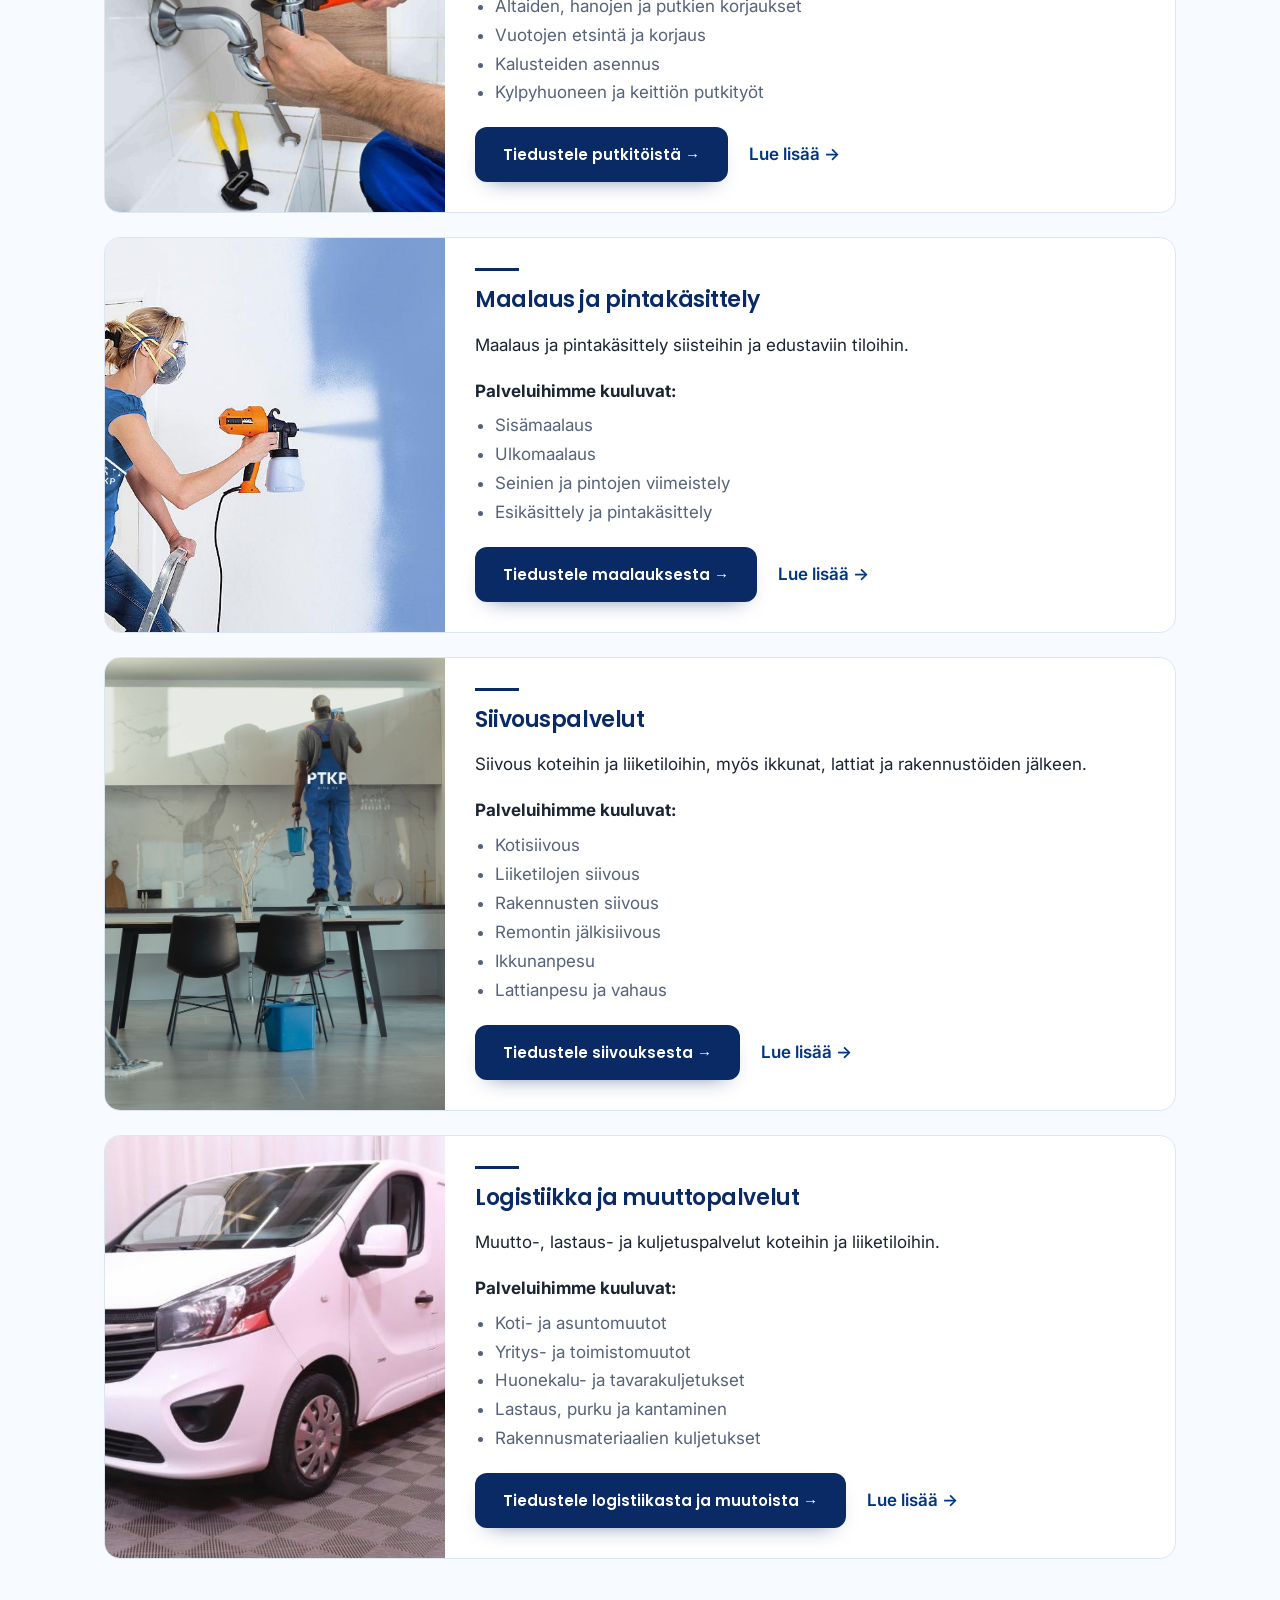
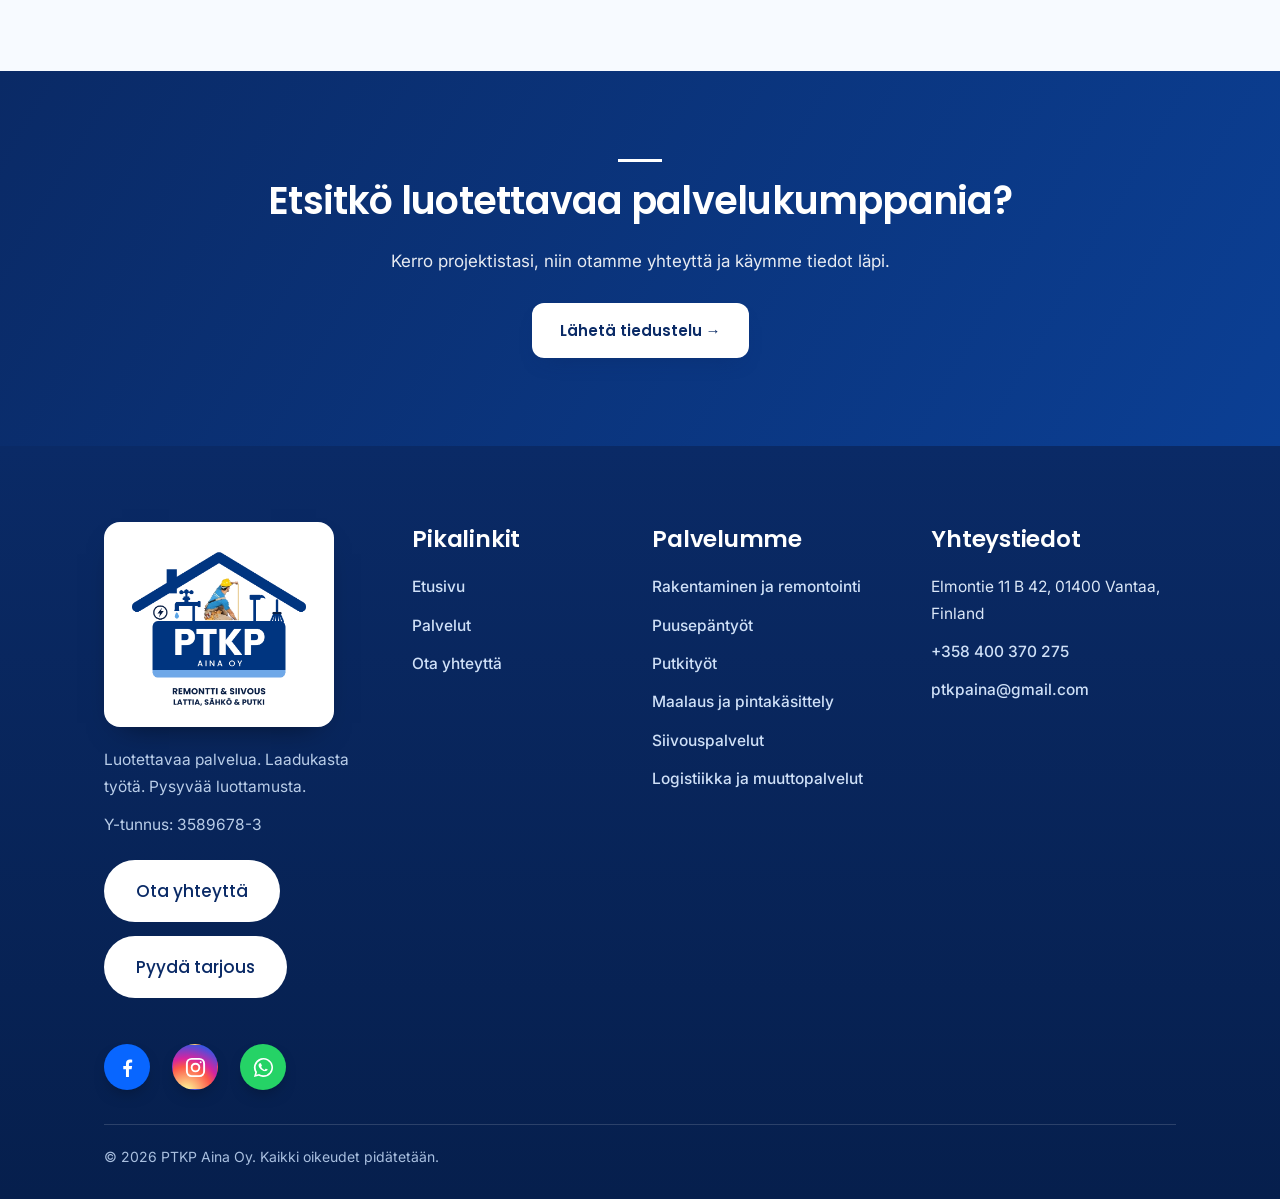
<file: services.html>
<!DOCTYPE html>
<html lang="en"><head><meta charset="utf-8"><meta name="viewport" content="width=device-width, initial-scale=1">
<title>Palvelut: remontti, putki, maalaus, siivous, muutto Vantaa | PTKP Aina Oy</title><meta name="description" content="Rakentaminen, puusepäntyöt, putkityöt, maalaus, siivous ja muuttopalvelut Vantaalla. Construction, carpentry, plumbing, painting, cleaning and moving services in Vantaa.">
<link rel="preconnect" href="https://fonts.googleapis.com"><link rel="preconnect" href="https://fonts.gstatic.com" crossorigin>
<link rel="stylesheet" href="https://fonts.googleapis.com/css2?family=Inter:wght@400;500;600&family=Poppins:wght@500;600&display=swap">
<meta name="theme-color" content="#0A2A66"><meta property="og:type" content="website"><meta property="og:site_name" content="PTKP Aina Oy"><meta property="og:locale" content="fi_FI"><meta property="og:title" content="Palvelut: remontti, putki, maalaus, siivous, muutto Vantaa | PTKP Aina Oy"><meta property="og:description" content="Rakentaminen, puusepäntyöt, putkityöt, maalaus, siivous ja muuttopalvelut Vantaalla. Construction, carpentry, plumbing, painting, cleaning and moving services in Vantaa."><link rel="icon" href="images/ptkp-logo-icon.png" type="image/png"><link rel="stylesheet" href="css/style.css"></head><body><header class="site-header"><div class="wrap bar"><a class="brand" href="index.html"><img src="images/ptkp-logo-icon.png" alt="PTKP Aina Oy logo"><span>PTKP Aina Oy<small>Remontti, siivous &amp; muutto</small></span></a>
<button class="menu" aria-label="Menu" aria-expanded="false">☰</button>
<nav class="nav"><a href="index.html">Home</a><div class="dd"><a href="services.html" class="on">Services</a><button type="button" class="dd-b" aria-label="Services menu" aria-expanded="false">&#9662;</button><div class="dd-menu"><a href="construction.html">Construction &amp; Renovation</a><a href="carpentry.html">Carpentry</a><a href="plumbing.html">Plumbing</a><a href="painting.html">Painting &amp; Surface Finishing</a><a href="cleaning.html">Cleaning Services</a><a href="logistics.html">Logistics &amp; Moving</a></div></div><a href="contact.html">Contact Us</a><a class="hphone" href="tel:+358400370275">+358 400 370 275</a><a class="cta" href="contact.html">Request a Quote</a><span class="lang"><button type="button" data-lang="fi" aria-pressed="false" aria-label="Suomi" title="Suomi"><svg viewBox="0 0 36 22" preserveAspectRatio="xMidYMid slice" aria-hidden="true"><rect width="36" height="22" fill="#fff"/><rect x="10" width="6" height="22" fill="#003580"/><rect y="8" width="36" height="6" fill="#003580"/></svg></button><button type="button" data-lang="en" aria-pressed="true" aria-label="English" title="English"><svg viewBox="0 0 60 30" preserveAspectRatio="xMidYMid slice" aria-hidden="true"><rect width="60" height="30" fill="#012169"/><path d="M0 0l60 30M60 0L0 30" stroke="#fff" stroke-width="6"/><path d="M0 0l60 30M60 0L0 30" stroke="#C8102E" stroke-width="2.4"/><path d="M30 0v30M0 15h60" stroke="#fff" stroke-width="10"/><path d="M30 0v30M0 15h60" stroke="#C8102E" stroke-width="6"/></svg></button></span></nav></div></header>
<main><div class="hero page-hero" style="--img:url(../images/renovation.jpg)"><div class="wrap"><h1>Our Services</h1><p>The range of services offered by PTKP Aina Oy – from construction, carpentry and plumbing to painting, cleaning and moving.</p></div></div>
<section><div class="wrap"><article class="row" id="construction"><img src="images/renovation.jpg" alt="Construction & Renovation" loading="lazy"><div class="body"><h2 style="font-size:22px">Construction & Renovation</h2><p>Interior and full-home renovation for homes and business premises.</p><strong>Services include:</strong><ul><li>Interior and full-home renovation</li></ul><a class="btn g" href="contact.html?service=Construction%20%26%20Renovation">Enquire About Construction →</a> <a class="more" href="construction.html">Read more →</a></div></article><article class="row" id="carpentry"><img src="images/carpentry.jpg" alt="Carpentry" loading="lazy"><div class="body"><h2 style="font-size:22px">Carpentry</h2><p>Terraces, decking, flooring, kitchen installation, framing and custom woodwork.</p><strong>Services include:</strong><ul><li>Terraces and decking</li><li>Flooring installation</li><li>Kitchen installation</li><li>Framing and partition walls</li><li>Custom woodwork and repairs</li></ul><a class="btn g" href="contact.html?service=Carpentry">Enquire About Carpentry →</a> <a class="more" href="carpentry.html">Read more →</a></div></article><article class="row" id="plumbing"><img src="images/plumbing.jpg" alt="Plumbing" loading="lazy"><div class="body"><h2 style="font-size:22px">Plumbing</h2><p>Plumbing repairs and installations for homes and business premises.</p><strong>Services include:</strong><ul><li>Sink, tap and pipe repairs</li><li>Leak detection and repair</li><li>Fixture installation</li><li>Bathroom and kitchen plumbing</li></ul><a class="btn g" href="contact.html?service=Plumbing">Enquire About Plumbing →</a> <a class="more" href="plumbing.html">Read more →</a></div></article><article class="row" id="painting"><img src="images/painting.jpg" alt="Painting" loading="lazy"><div class="body"><h2 style="font-size:22px">Painting & Surface Finishing</h2><p>Painting and surface treatment for clean, well-presented spaces.</p><strong>Services include:</strong><ul><li>Interior painting</li><li>Exterior painting</li><li>Wall and surface finishing</li><li>Preparation and treatment</li></ul><a class="btn g" href="contact.html?service=Painting%20%26%20Surface%20Finishing">Enquire About Painting →</a> <a class="more" href="painting.html">Read more →</a></div></article><article class="row" id="cleaning"><img src="images/cleaning.jpg" alt="Cleaning" loading="lazy"><div class="body"><h2 style="font-size:22px">Cleaning Services</h2><p>Cleaning for residential and commercial spaces, including windows, floors and after construction.</p><strong>Services include:</strong><ul><li>Residential cleaning</li><li>Commercial cleaning</li><li>Building cleaning</li><li>Post-renovation cleaning</li><li>Window washing</li><li>Floor washing &amp; waxing</li></ul><a class="btn g" href="contact.html?service=Cleaning%20Services">Enquire About Cleaning Services →</a> <a class="more" href="cleaning.html">Read more →</a></div></article><article class="row" id="logistics"><img src="images/logistics.jpg" alt="PTKP Aina Oy moving van" loading="lazy"><div class="body"><h2 style="font-size:22px">Logistics &amp; Moving</h2><p>Moving, loading and transport services for homes and business premises.</p><strong>Services include:</strong><ul><li>Home and apartment moving</li><li>Office and business moving</li><li>Furniture and goods transport</li><li>Loading, unloading and carrying</li><li>Transport of building materials</li></ul><a class="btn g" href="contact.html?service=Logistics%20%26%20Moving">Enquire About Logistics &amp; Moving →</a> <a class="more" href="logistics.html">Read more →</a></div></article></div></section>
<section class="band"><div class="wrap"><h2>Looking for a Reliable Service Partner?</h2><p>Tell us about your project and we will get in touch to discuss the details.</p><div class="btns" style="justify-content:center"><a class="btn g" href="contact.html">Send an Enquiry →</a></div></div></section></main><footer class="site-footer"><div class="wrap">
<div class="ft-grid">
<div class="ft-brand"><img class="ft-logo" src="images/ptkp-logo.png" alt="PTKP Aina Oy"><p>Reliable Services. Quality Work. Lasting Trust.</p><p>Business ID: 3589678-3</p><div class="ft-btns"><a class="btn g ft-cta" href="contact.html">Contact Us</a><a class="btn g ft-cta" href="contact.html#enquiry">Request a Quote</a></div></div>
<div><h4>Quick Links</h4><p><a href="index.html">Home</a></p><p><a href="services.html">Services</a></p><p><a href="contact.html">Contact Us</a></p></div>
<div><h4>Our Services</h4><p><a href="construction.html">Construction &amp; Renovation</a></p><p><a href="carpentry.html">Carpentry</a></p><p><a href="plumbing.html">Plumbing</a></p><p><a href="painting.html">Painting &amp; Surface Finishing</a></p><p><a href="cleaning.html">Cleaning Services</a></p><p><a href="logistics.html">Logistics &amp; Moving</a></p></div>
<div><h4>Contact</h4><p>Elmontie 11 B 42, 01400 Vantaa, Finland</p><p><a href="tel:+358400370275">+358 400 370 275</a></p><p><a href="mailto:ptkpaina@gmail.com">ptkpaina@gmail.com</a></p></div>
</div>
<div class="ft-social"><a data-fb target="_blank" rel="noopener" href="#" aria-label="Facebook"><svg viewBox="0 0 24 24" fill="currentColor" aria-hidden="true"><path d="M13.5 22v-8.2h2.8l.5-3.3h-3.3V8.4c0-.9.4-1.7 1.8-1.7h1.6V3.8c-.3 0-1.3-.2-2.4-.2-2.5 0-4.1 1.5-4.1 4.2v2.7H7.6v3.3h2.8V22z"/></svg></a><a data-ig target="_blank" rel="noopener" href="#" aria-label="Instagram"><svg viewBox="0 0 24 24" fill="none" stroke="currentColor" stroke-width="2" stroke-linecap="round" stroke-linejoin="round" aria-hidden="true"><rect x="3" y="3" width="18" height="18" rx="5"/><circle cx="12" cy="12" r="4"/><circle cx="17.4" cy="6.6" r="1" fill="currentColor" stroke="none"/></svg></a><a data-wa target="_blank" rel="noopener" href="#" aria-label="WhatsApp"><svg viewBox="0 0 24 24" fill="currentColor" aria-hidden="true"><path d="M12 2a10 10 0 0 0-8.6 15.1L2 22l5-1.3A10 10 0 1 0 12 2zm0 18.2c-1.5 0-3-.4-4.2-1.2l-.3-.2-3 .8.8-2.9-.2-.3A8.2 8.2 0 1 1 12 20.2zm4.5-6.1c-.2-.1-1.5-.7-1.7-.8-.2-.1-.4-.1-.6.1l-.8 1c-.1.2-.3.2-.5.1a6.7 6.7 0 0 1-3.3-2.9c-.2-.4.2-.4.7-1.3.1-.2 0-.3 0-.5l-.8-1.8c-.2-.5-.4-.4-.6-.4h-.5c-.2 0-.5.1-.7.3-.8.8-1 1.7-.7 2.7.5 1.5 1.7 3 3.3 4 1.9 1.2 3 1.4 4.2 1.1.8-.2 1.7-.9 1.9-1.6.1-.5.1-.9 0-1z"/></svg></a></div>
<div class="copy">© 2026 PTKP Aina Oy. All rights reserved.</div>
</div></footer><a class="wa-float" data-wa target="_blank" rel="noopener" href="#" aria-label="WhatsApp">WhatsApp</a><nav class="callbar" aria-label="Quick contact"><a href="tel:+358400370275">Call</a><a data-wa target="_blank" rel="noopener" href="#">WhatsApp</a><a class="q" href="contact.html">Quote</a></nav><script src="js/main.js"></script></body></html>
</file>
<file: css/style.css>
:root{--navy:#0A2A66;--green:#003580;--gold:#E8B34B;--off:#F4F8FD;--char:#1b2433;--mute:#56627a;--line:#dce6f3}
*{box-sizing:border-box}
html{scroll-behavior:smooth}
body{margin:0;font:400 17px/1.7 Inter,system-ui,sans-serif;color:var(--char);background:#f6f9fd;-webkit-font-smoothing:antialiased}
h1,h2,h3,h4{font-family:Poppins,Inter,sans-serif;font-weight:600;line-height:1.2;letter-spacing:-.01em;margin:0 0 .5em;color:var(--navy)}
img{max-width:100%;display:block}a{color:inherit}
.wrap{max-width:1120px;margin:0 auto;padding:0 24px}
/* header */
.site-header{background:rgba(255,255,255,.96);backdrop-filter:blur(8px);border-bottom:1px solid var(--line);position:sticky;top:0;z-index:20}
.bar{display:flex;align-items:center;justify-content:space-between;height:72px}
.brand{display:flex;align-items:center;gap:10px;font:600 19px Poppins,sans-serif;color:var(--navy);text-decoration:none}.brand img{height:48px;width:auto}
.nav{display:flex;gap:4px;align-items:center}
.nav a{padding:8px 14px;text-decoration:none;font-weight:500;font-size:15px;color:var(--mute);border-radius:8px;transition:.2s}
.nav a:hover{color:var(--navy)}
.nav a.on{color:var(--navy);box-shadow:inset 0 -2px var(--green);border-radius:0}
.nav a.cta{background:var(--navy);color:#fff;margin-left:6px}.nav a.cta:hover{background:var(--green)}
.menu{display:none;background:none;border:1px solid var(--line);border-radius:8px;padding:8px 12px;font-size:18px}
.lang{display:flex;gap:4px;margin-left:10px}.lang button{border:1px solid var(--line);background:#fff;border-radius:99px;padding:6px 12px;font:600 13px Inter,sans-serif;cursor:pointer;color:var(--mute)}
.lang button[aria-pressed="true"]{background:var(--navy);color:#fff;border-color:var(--navy)}
@media(max-width:820px){.menu{display:block}.nav{display:none;position:absolute;left:0;right:0;top:72px;background:#fff;flex-direction:column;align-items:stretch;padding:12px 24px 18px;border-bottom:1px solid var(--line)}.nav.open{display:flex}.nav a.on{box-shadow:none;color:var(--green)}.nav a.cta{margin:6px 0;text-align:center}.lang{margin:8px 0 0}}
/* buttons */
.btn{display:inline-block;padding:14px 26px;border-radius:10px;font:600 15px Poppins,sans-serif;text-decoration:none;border:2px solid transparent;cursor:pointer;transition:.2s}
.btn.g{background:var(--green);color:#fff}.btn.g:hover{background:#00276b}
.btn.n{background:var(--navy);color:#fff}.btn.n:hover{background:#061a45}
.btn.o{border-color:#fff;color:#fff}.btn.o:hover{background:#fff;color:var(--navy)}
.btns{display:flex;gap:12px;flex-wrap:wrap;margin-top:28px}
/* heroes */
.hero{color:#fff;background:linear-gradient(100deg,rgba(8,36,92,.95) 30%,rgba(0,53,128,.62)),var(--img) center/cover;padding:110px 0}
.hero h1{color:#fff;font-size:clamp(34px,6vw,56px);max-width:16ch}.hero p{max-width:56ch;font-size:19px;opacity:.95}
.page-hero{padding:84px 0}.page-hero h1{font-size:clamp(32px,5vw,46px)}
.hero-logo{min-height:calc(100vh - 72px);min-height:calc(100svh - 72px);display:grid;place-items:center;text-align:center;padding:48px 0;background:linear-gradient(rgba(255,255,255,.95),rgba(234,241,249,.92)),url(../images/renovation.jpg) center/cover}
.hero-logo .logo-hero{width:min(440px,76vw);height:auto;margin:0 auto 22px}
.hero-logo h1{font-size:clamp(24px,4.6vw,38px);max-width:22ch;margin:0 auto 12px}
.hero-logo p{max-width:56ch;margin:0 auto;color:var(--mute);font-size:18px}
.hero-logo .btns{justify-content:center}.hero-logo .btn.o{border-color:var(--navy);color:var(--navy)}.hero-logo .btn.o:hover{background:var(--navy);color:#fff}
.trust{background:var(--navy);color:#fff}.trust .wrap{display:flex;flex-wrap:wrap;justify-content:center;gap:10px 38px;padding-top:16px;padding-bottom:16px;font-size:14px;font-weight:500;letter-spacing:.02em}
.trust span::before{content:"";display:inline-block;width:7px;height:7px;border-radius:50%;background:var(--gold);margin-right:9px}
/* sections */
section{padding:88px 0}.alt{background:#fff}
section h2{font-size:clamp(28px,4vw,38px);margin-bottom:.6em}
section h2::before{content:"";display:block;width:44px;height:3px;background:var(--gold);margin-bottom:16px}
.band h2::before{margin-left:auto;margin-right:auto}
.lead{color:var(--mute);max-width:60ch;margin-bottom:34px}
.split{display:grid;gap:56px;grid-template-columns:repeat(auto-fit,minmax(300px,1fr));align-items:center}
.split img{border-radius:16px;width:100%;aspect-ratio:4/3;object-fit:cover;box-shadow:0 18px 40px -22px rgba(10,42,102,.45)}
.cards{display:grid;gap:24px;grid-template-columns:repeat(auto-fit,minmax(260px,1fr))}
.card{background:#fff;border:1px solid var(--line);border-radius:16px;overflow:hidden;transition:.25s;display:block}
.card:hover{transform:translateY(-4px);box-shadow:0 20px 36px -24px rgba(10,42,102,.5)}
.card img{aspect-ratio:16/10;object-fit:cover;width:100%}
.card .body{padding:22px}.card h3{font-size:19px}.card p{margin:0;color:var(--mute);font-size:15.5px}
.card:not(:has(img)){border-top:3px solid var(--gold)}
.row{display:grid;gap:0;grid-template-columns:340px 1fr;background:#fff;border:1px solid var(--line);border-radius:16px;overflow:hidden;margin-bottom:24px}
.row img{height:100%;min-height:240px;width:100%;object-fit:cover}
.row.noimg{grid-template-columns:1fr;border-left:4px solid var(--gold)}
.row .body{padding:30px}.row ul{margin:6px 0 20px;padding-left:20px;color:var(--mute)}
@media(max-width:720px){.row{grid-template-columns:1fr}.row img{min-height:0;aspect-ratio:16/10}section{padding:60px 0}}
.feat{display:grid;gap:28px;grid-template-columns:repeat(auto-fit,minmax(220px,1fr))}
.feat div{padding-top:18px;border-top:2px solid var(--green)}.feat p{color:var(--mute);margin:0;font-size:15.5px}
.steps{counter-reset:s;display:grid;gap:28px;grid-template-columns:repeat(auto-fit,minmax(240px,1fr))}
.steps div::before{counter-increment:s;content:"0" counter(s);display:block;font:600 40px Poppins,sans-serif;color:var(--gold);margin-bottom:6px}
.steps p{color:var(--mute);margin:0;font-size:15.5px}
.band{background:linear-gradient(120deg,#0A2A66,#0b4aa8);color:#fff;text-align:center}.band h2{color:#fff}.band p{opacity:.9;max-width:56ch;margin:0 auto}
/* contact */
.contact{display:grid;gap:48px;grid-template-columns:1fr 1.5fr}
@media(max-width:860px){.contact{grid-template-columns:1fr}}
form{background:#fff;border:1px solid var(--line);border-radius:16px;padding:30px;display:grid;gap:14px;box-shadow:0 18px 40px -30px rgba(10,42,102,.45)}
label{font-weight:600;font-size:14px;display:grid;gap:6px;color:var(--navy)}
input,select,textarea{font:inherit;font-weight:400;padding:12px 14px;border:1px solid #c6d4e8;border-radius:10px;width:100%;background:#fbfdff;color:var(--char)}
input:focus,select:focus,textarea:focus{outline:none;border-color:var(--green);box-shadow:0 0 0 3px rgba(0,53,128,.18)}
.radios{display:flex;gap:18px;flex-wrap:wrap;margin-top:6px}.radios label{display:flex;gap:8px;font-weight:400;color:var(--char)}.radios input{width:auto}
#ok{display:none;background:#e3eefb;border-radius:10px;padding:14px;font-weight:600;color:var(--green)}
.note{font-size:13px;color:var(--mute);margin:0}
.priv{background:#eaf1f9;border-radius:16px;padding:26px;margin-top:40px}.priv p{margin:0;color:var(--mute)}
/* footer */
.site-footer{background:#061f4d;color:#c6d4ec;padding:56px 0 24px;font-size:14.5px}
.site-footer h4{color:#fff;margin:0 0 12px;font-size:16px}.site-footer a{text-decoration:none}.site-footer a:hover{color:var(--gold)}
.site-footer .cols{display:grid;gap:36px;grid-template-columns:repeat(auto-fit,minmax(220px,1fr))}.site-footer p{margin:4px 0}
.copy{border-top:1px solid #ffffff1f;margin-top:36px;padding-top:18px;text-align:center;color:#8fa8d0}
.logo-big{width:150px;margin:0 0 14px}
.wa-float{position:fixed;right:18px;bottom:18px;z-index:30;background:#1fa855;color:#fff;text-decoration:none;font:600 15px Poppins,sans-serif;padding:13px 20px;border-radius:99px;box-shadow:0 8px 22px -6px rgba(0,0,0,.4);transition:.2s}.wa-float:hover{transform:translateY(-2px)}
:focus-visible{outline:3px solid var(--gold);outline-offset:2px}
.rv{opacity:0;transform:translateY(16px);transition:opacity .7s ease,transform .7s ease}.rv.in{opacity:1;transform:none}
@media(prefers-reduced-motion:reduce){.rv{opacity:1;transform:none;transition:none}html{scroll-behavior:auto}}

/* Finnish palette accents */
.site-header{border-top:4px solid var(--green)}
.alt{background:linear-gradient(#fff,#f1f6fc)}
.trust{background:linear-gradient(90deg,#08245c,#003580)}
.card:hover{border-color:#b9cdea}
.band .btn.g,.hero .btn.g{background:var(--gold);color:#0A2A66}
.band .btn.g:hover,.hero .btn.g:hover{background:#f3c566}

#ok::before{content:"✓ ";font-weight:800}
#err{display:none;background:#fdeaea;border-radius:10px;padding:14px;font-weight:600;color:#a12626}

/* ===== v2 premium polish ===== */
:root{--shadow:0 24px 48px -28px rgba(10,42,102,.45)}
body{background:#f7faff}
h1,h2,h3{letter-spacing:-.02em}
.site-header{transition:box-shadow .3s}
.site-header.scrolled{box-shadow:0 10px 30px -18px rgba(10,42,102,.45)}
.btn{border-radius:12px;box-shadow:0 10px 22px -14px rgba(10,42,102,.65)}
.btn:hover{transform:translateY(-2px)}
.btn.o2{border-color:var(--navy);color:var(--navy);box-shadow:none}.btn.o2:hover{background:var(--navy);color:#fff}
.card{box-shadow:0 1px 0 rgba(10,42,102,.04)}
.card img{transition:transform .7s ease}.card:hover img{transform:scale(1.05)}
.card h3::after{content:"\2192";display:inline-block;margin-left:8px;opacity:0;transform:translateX(-6px);transition:.25s}
.card:hover h3::after{opacity:1;transform:none}
.feat div,.steps div{background:#fff;border:1px solid var(--line);border-radius:16px;padding:26px}
.feat div{border-top:3px solid var(--green)}
.feat h3,.steps h3{font-size:19px}
.band{background:radial-gradient(circle at 85% 0,rgba(109,168,232,.35),transparent 55%),linear-gradient(120deg,#0A2A66,#0b4aa8)}
.trust .wrap{padding-top:18px;padding-bottom:18px}
.site-footer{background:linear-gradient(#061f4d,#041637)}

/* gallery */
.gallery{display:grid;gap:14px;grid-template-columns:repeat(4,1fr);grid-auto-rows:210px}
.g-item{position:relative;padding:0;border:0;border-radius:16px;overflow:hidden;cursor:zoom-in;background:#dbe5f3;font:inherit}
.g-item:first-child{grid-column:span 2;grid-row:span 2}
.g-item img{width:100%;height:100%;object-fit:cover;transition:transform .7s ease}
.g-item:hover img{transform:scale(1.06)}
.g-item span{position:absolute;left:0;right:0;bottom:0;padding:38px 16px 14px;color:#fff;font:600 15px Poppins,sans-serif;text-align:left;background:linear-gradient(transparent,rgba(6,31,77,.88))}
@media(max-width:720px){.gallery{grid-template-columns:1fr 1fr;grid-auto-rows:150px}.g-item:first-child{grid-column:span 2;grid-row:span 1}}
.lb{border:0;padding:0;background:transparent;max-width:min(1000px,92vw);overflow:visible}
.lb::backdrop{background:rgba(6,31,77,.9)}
.lb img{max-width:100%;max-height:78vh;margin:0 auto;border-radius:12px}
.lb p{color:#fff;text-align:center;font:600 16px Poppins,sans-serif;margin:12px 0 0}
.lb .x{position:absolute;right:-6px;top:-46px;background:#fff;color:var(--navy);border:0;border-radius:99px;width:38px;height:38px;font-size:22px;line-height:1;cursor:pointer}

/* service area */
.chips{list-style:none;padding:0;margin:0 0 20px;display:flex;flex-wrap:wrap;gap:10px}
.chips li{background:#fff;border:1px solid var(--line);border-radius:99px;padding:7px 16px;font-weight:500;font-size:15px;color:var(--navy)}
.map{border-radius:16px;overflow:hidden;box-shadow:var(--shadow);border:1px solid var(--line);aspect-ratio:4/3;background:#dbe5f3}
.map iframe{width:100%;height:100%;border:0;display:block}

/* sticky call bar (phones) */
.callbar{display:none}
@media(max-width:820px){
  .callbar{display:grid;grid-template-columns:1fr 1fr 1fr;gap:8px;position:fixed;left:0;right:0;bottom:0;z-index:40;background:#fff;border-top:1px solid var(--line);padding:8px 10px calc(8px + env(safe-area-inset-bottom,0px));box-shadow:0 -10px 30px -18px rgba(10,42,102,.5)}
  .callbar a{text-align:center;text-decoration:none;font:600 14.5px Poppins,sans-serif;padding:11px 6px;border-radius:10px;background:#eaf1f9;color:var(--navy)}
  .callbar a[data-wa]{background:#1fa855;color:#fff}
  .callbar a.q{background:var(--navy);color:#fff}
  .wa-float{display:none}
  body{padding-bottom:68px}
}
@media(max-width:820px){.hero-logo{min-height:calc(100svh - 72px - 68px);padding-bottom:36px}}

/* ===== hero v2 ===== */
.hero-logo{background:linear-gradient(105deg,rgba(6,31,77,.95) 38%,rgba(0,53,128,.72)),url(../images/renovation.jpg) center/cover;color:#fff;text-align:left}
.hl-grid{display:grid;grid-template-columns:1.15fr .85fr;gap:56px;align-items:center;width:100%}
.eyebrow{display:inline-block;padding:7px 16px;border:1px solid rgba(255,255,255,.35);border-radius:99px;background:rgba(255,255,255,.08);color:#cfe0fa;font:500 12.5px Inter,sans-serif;letter-spacing:.09em;text-transform:uppercase}
.hero-logo h1{color:#fff;font-size:clamp(32px,4.8vw,56px);max-width:15ch;margin:18px 0 16px}
.hero-logo p{color:#d6e3f7;max-width:52ch;margin:0;font-size:18px}
.hero-logo .btns{justify-content:flex-start}
.hero-logo .btn.g{background:var(--gold);color:var(--navy)}.hero-logo .btn.g:hover{background:#f3c566}
.hero-logo .btn.o{border-color:#fff;color:#fff}.hero-logo .btn.o:hover{background:#fff;color:var(--navy)}
.hl-card{background:#fff;border-radius:28px;padding:30px;box-shadow:0 44px 80px -32px rgba(0,0,0,.65);animation:hl-float 6s ease-in-out infinite}
.hl-card .logo-hero{width:100%;margin:0}
.hl-text>*{animation:hl-up .8s both}.hl-text>*:nth-child(2){animation-delay:.08s}.hl-text>*:nth-child(3){animation-delay:.16s}.hl-text>*:nth-child(4){animation-delay:.24s}
@keyframes hl-up{from{opacity:0;transform:translateY(18px)}to{opacity:1;transform:none}}
@keyframes hl-float{50%{transform:translateY(-8px)}}
@media(prefers-reduced-motion:reduce){.hl-card,.hl-text>*{animation:none}}
@media(max-width:860px){.hl-grid{grid-template-columns:1fr;gap:32px}.hl-card{width:min(320px,86%);margin:0 auto;padding:22px;order:-1}.hero-logo{text-align:center}.hero-logo h1,.hero-logo p{margin-left:auto;margin-right:auto}.hero-logo .btns{justify-content:center}}

/* ===== header v2 ===== */
.site-header{border-top:0;border-bottom:1px solid var(--line);background:rgba(255,255,255,.92);backdrop-filter:saturate(1.4) blur(12px)}
.site-header::before{content:"";display:block;height:4px;background:linear-gradient(90deg,#0A2A66,#0b4aa8 65%,#E8B34B)}
.bar{height:76px}
.brand{gap:12px}.brand img{height:54px}
.brand span{display:flex;flex-direction:column;line-height:1.15}
.brand small{font:500 11px Inter,sans-serif;letter-spacing:.16em;text-transform:uppercase;color:var(--mute);margin-top:3px}
.nav{gap:2px}
.nav a{border-radius:99px;padding:9px 16px}
.nav a:not(.cta):not(.hphone):hover{background:#eaf1f9;color:var(--navy)}
.nav a.on{box-shadow:none;background:#eaf1f9;color:var(--navy);border-radius:99px}
.nav a.hphone{display:flex;align-items:center;gap:9px;margin-left:8px;font-weight:600;color:var(--navy);white-space:nowrap}
.nav a.hphone::before{content:"";width:30px;height:30px;border-radius:50%;flex:none;background:#eaf1f9 url("data:image/svg+xml,%3Csvg xmlns='http://www.w3.org/2000/svg' viewBox='0 0 24 24' fill='none' stroke='%230A2A66' stroke-width='2' stroke-linecap='round' stroke-linejoin='round'%3E%3Cpath d='M22 16.92v3a2 2 0 0 1-2.18 2 19.79 19.79 0 0 1-8.63-3.07 19.5 19.5 0 0 1-6-6 19.79 19.79 0 0 1-3.07-8.67A2 2 0 0 1 4.11 2h3a2 2 0 0 1 2 1.72c.13.96.36 1.9.7 2.81a2 2 0 0 1-.45 2.11L8.09 9.91a16 16 0 0 0 6 6l1.27-1.27a2 2 0 0 1 2.11-.45c.91.34 1.85.57 2.81.7A2 2 0 0 1 22 16.92z'/%3E%3C/svg%3E") center/15px no-repeat}
.nav a.cta{padding:11px 22px;margin-left:8px;box-shadow:0 10px 22px -12px rgba(10,42,102,.7);transition:.2s}
.nav a.cta:hover{background:var(--gold);color:var(--navy);transform:translateY(-1px)}
.lang{background:#eaf1f9;border-radius:99px;padding:3px;gap:0;margin-left:12px}
.lang button{border:0;background:transparent;padding:6px 13px;transition:.2s}
.lang button[aria-pressed="true"]{background:var(--navy);color:#fff}
.hero-logo{min-height:calc(100vh - 80px);min-height:calc(100svh - 80px)}
@media(min-width:821px) and (max-width:1180px){.nav a.hphone{display:none}}
@media(min-width:821px) and (max-width:1300px){.brand small{display:none}}
@media(max-width:820px){
  .nav{top:80px}
  .nav a{border-radius:10px}
  .nav a.on{background:#eaf1f9}
  .nav a.hphone{margin:4px 0;padding:10px 16px}
  .lang{align-self:flex-start;margin:10px 0 0}
  .hero-logo{min-height:calc(100svh - 80px - 68px)}
}

/* ===== service pages, FAQ ===== */
.crumbs{font-size:14px;opacity:.85;margin-bottom:14px}.crumbs a{text-decoration:none}.crumbs a:hover{text-decoration:underline}
.page-hero .btns{margin-top:26px}.page-hero .btn.o{border-color:#fff;color:#fff}.page-hero .btn.o:hover{background:#fff;color:var(--navy)}
.checks{list-style:none;padding:0;margin:10px 0 26px}
.checks li{position:relative;padding:7px 0 7px 32px;color:var(--char)}
.checks li::before{content:"\2713";position:absolute;left:0;top:7px;width:22px;height:22px;border-radius:50%;background:#e3eefb;color:var(--green);font-weight:700;font-size:13px;display:grid;place-items:center}
.more{display:inline-block;margin-left:16px;font-weight:600;color:var(--green);text-decoration:none}.more:hover{text-decoration:underline}
.faq details{max-width:820px}
.faq details{background:#fff;border:1px solid var(--line);border-radius:14px;margin-bottom:12px;transition:.2s}
.faq details[open]{border-color:#b9cdea;box-shadow:0 14px 30px -22px rgba(10,42,102,.5)}
.faq summary{cursor:pointer;list-style:none;padding:18px 54px 18px 22px;font:600 17px Poppins,sans-serif;color:var(--navy);position:relative}
.faq summary::-webkit-details-marker{display:none}
.faq summary::after{content:"+";position:absolute;right:20px;top:50%;transform:translateY(-50%);font-size:24px;font-weight:500;color:var(--green);transition:.2s}
.faq details[open] summary::after{content:"\2212"}
.faq details p{margin:0;padding:0 22px 20px;color:var(--mute)}

/* ===== hero logo animation ===== */
.hl-stage{position:relative;animation:hl-in 1s cubic-bezier(.2,.9,.3,1.15) both,hl-float 6s 1s ease-in-out infinite;perspective:900px}
.hl-stage .hl-card{animation:none;position:relative;overflow:hidden;z-index:1;transition:transform .25s ease-out;transform:rotateX(var(--rx,0deg)) rotateY(var(--ry,0deg));will-change:transform}
.hl-card::after{content:"";position:absolute;top:0;bottom:0;left:-60%;width:40%;background:linear-gradient(105deg,transparent,rgba(255,255,255,.75),transparent);transform:skewX(-18deg);animation:hl-shine 7s 1.6s ease-in-out infinite;pointer-events:none}
.hl-glow{position:absolute;inset:-10%;border-radius:50%;background:radial-gradient(circle,rgba(109,168,232,.55),rgba(109,168,232,0) 65%);filter:blur(18px);animation:hl-pulse 4.5s ease-in-out infinite;z-index:0}
@keyframes hl-in{from{opacity:0;transform:translateY(30px) scale(.9)}to{opacity:1;transform:none}}
@keyframes hl-shine{0%,70%{left:-60%}100%{left:130%}}
@keyframes hl-pulse{50%{transform:scale(1.1);opacity:.75}}
@media(prefers-reduced-motion:reduce){.hl-stage,.hl-glow,.hl-card::after{animation:none}.hl-stage .hl-card{transform:none}}

/* ===== hero trade icons (round corner icons, each performs its real job) ===== */
.hl-tile{position:absolute;z-index:2;width:80px;height:80px;border-radius:50%;background:#fff;padding:5px;box-shadow:0 16px 30px -12px rgba(0,0,0,.55);animation:hl-bob 6s ease-in-out infinite}
.hl-tile svg{display:block;width:100%;height:100%;border-radius:50%;background:#eef4fc;overflow:hidden}
.hl-tile.t1{top:-24px;left:-26px;--T:4s}
.hl-tile.t2{top:7%;right:-30px;--T:5s;animation-delay:-1.4s}
.hl-tile.t3{top:43%;left:-36px;--T:4.6s;animation-delay:-2.8s}
.hl-tile.t4{top:45%;right:-36px;--T:4.8s;animation-delay:-3.6s}
.hl-tile.t5{bottom:-36px;left:10%;--T:5s;animation-delay:-2s}
.hl-tile.t6{bottom:-36px;right:12%;--T:4.4s;animation-delay:-4.2s}
.hl-tile .m{animation:mask var(--T) linear infinite}
.hl-tile .a{transform-box:view-box;animation-duration:var(--T);animation-iteration-count:infinite;animation-timing-function:linear}
@keyframes hl-bob{50%{transform:translateY(-8px)}}
@keyframes mask{0%{opacity:0}5%{opacity:1}92%{opacity:1}97%{opacity:0}100%{opacity:0}}
.cp-ham{transform-origin:52px 70px;animation-name:cp-ham}.cp-nail{animation-name:cp-nail}
@keyframes cp-ham{0%,10%{transform:translateY(0) rotate(20deg)}16%{transform:translateY(0) rotate(-24deg)}24%,34%{transform:translateY(6px) rotate(20deg)}40%{transform:translateY(6px) rotate(-24deg)}48%,58%{transform:translateY(12px) rotate(20deg)}64%{transform:translateY(12px) rotate(-24deg)}72%,100%{transform:translateY(18px) rotate(20deg)}}
@keyframes cp-nail{0%,15.5%{transform:translateY(0)}16.5%,39.5%{transform:translateY(6px)}40.5%,63.5%{transform:translateY(12px)}64.5%,100%{transform:translateY(18px)}}
.pt-fill{transform-origin:10px 10px;animation-name:pt-fill}.pt-roll{animation-name:pt-roll}
@keyframes pt-fill{0%{transform:scaleY(.14)}80%,100%{transform:scaleY(1)}}
@keyframes pt-roll{0%{transform:translateY(0)}80%,100%{transform:translateY(50px)}}
.pl-leak{animation-name:pl-leak}.pl-wr{transform-origin:40px 35px;opacity:0;animation-name:pl-wr}.pl-ck{transform-origin:40px 58px;opacity:0;animation-name:pl-ck}
.pl-d1,.pl-d2,.pl-d3{animation:pl-d 1.15s ease-in infinite;transform-box:view-box;transform-origin:40px 50px}.pl-d2{animation-delay:-.38s}.pl-d3{animation-delay:-.76s}
@keyframes pl-leak{0%,44%{opacity:1}50%,100%{opacity:0}}
@keyframes pl-d{0%{transform:translateY(-3px) scale(.5);opacity:0}20%{transform:translateY(0) scale(1);opacity:1}85%{transform:translateY(22px);opacity:1}100%{transform:translateY(24px);opacity:0}}
@keyframes pl-wr{0%,24%{opacity:0;transform:rotate(-40deg)}30%{opacity:1;transform:rotate(-40deg)}37%{transform:rotate(0deg)}41%{transform:rotate(-30deg)}48%{transform:rotate(6deg)}58%{opacity:1;transform:rotate(6deg)}63%,100%{opacity:0;transform:rotate(6deg)}}
@keyframes pl-ck{0%,58%{opacity:0;transform:scale(.4)}65%{opacity:1;transform:scale(1.15)}69%,90%{opacity:1;transform:scale(1)}96%,100%{opacity:0;transform:scale(1)}}
.b0{opacity:0;animation-name:b0}
@keyframes b0{0%,4.0%{opacity:0;transform:translateY(-14px)}7.2%,100%{opacity:1;transform:translateY(0)}}
.b1{opacity:0;animation-name:b1}
@keyframes b1{0%,8.4%{opacity:0;transform:translateY(-14px)}11.6%,100%{opacity:1;transform:translateY(0)}}
.b2{opacity:0;animation-name:b2}
@keyframes b2{0%,12.8%{opacity:0;transform:translateY(-14px)}16.0%,100%{opacity:1;transform:translateY(0)}}
.b3{opacity:0;animation-name:b3}
@keyframes b3{0%,17.2%{opacity:0;transform:translateY(-14px)}20.4%,100%{opacity:1;transform:translateY(0)}}
.b4{opacity:0;animation-name:b4}
@keyframes b4{0%,21.6%{opacity:0;transform:translateY(-14px)}24.8%,100%{opacity:1;transform:translateY(0)}}
.b5{opacity:0;animation-name:b5}
@keyframes b5{0%,26.0%{opacity:0;transform:translateY(-14px)}29.2%,100%{opacity:1;transform:translateY(0)}}
.b6{opacity:0;animation-name:b6}
@keyframes b6{0%,30.4%{opacity:0;transform:translateY(-14px)}33.6%,100%{opacity:1;transform:translateY(0)}}
.b7{opacity:0;animation-name:b7}
@keyframes b7{0%,34.8%{opacity:0;transform:translateY(-14px)}38.0%,100%{opacity:1;transform:translateY(0)}}
.b8{opacity:0;animation-name:b8}
@keyframes b8{0%,39.2%{opacity:0;transform:translateY(-14px)}42.4%,100%{opacity:1;transform:translateY(0)}}
.b9{opacity:0;animation-name:b9}
@keyframes b9{0%,43.6%{opacity:0;transform:translateY(-14px)}46.8%,100%{opacity:1;transform:translateY(0)}}
.rn-roof{opacity:0;animation-name:rn-roof}.rn-door{opacity:0;transform-origin:40px 70px;animation-name:rn-door}
@keyframes rn-roof{0%,52%{opacity:0;transform:translateY(-26px)}58%{opacity:1;transform:translateY(2px)}61%,100%{opacity:1;transform:translateY(0)}}
@keyframes rn-door{0%,66%{opacity:0;transform:scaleY(0)}71%,100%{opacity:1;transform:scaleY(1)}}
@media(max-width:860px){.hl-tile{width:58px;height:58px;padding:4px}.hl-tile.t1{left:-12px;top:-18px}.hl-tile.t2{right:-14px}.hl-tile.t3{left:-18px}.hl-tile.t4{right:-18px}.hl-tile.t5{left:6%;bottom:-26px}.hl-tile.t6{right:8%;bottom:-26px}
.hl-stage{order:-1;width:min(320px,78%);margin:34px auto 40px}.hl-stage .hl-card{width:100%;margin:0}}
@media(prefers-reduced-motion:reduce){.hl-tile,.hl-tile *{animation:none!important}.hl-tile .m{opacity:1}.cp-nail{transform:translateY(18px)}.cp-ham,.pl-leak,.pl-wr,.mp-s1,.mp-s3,.el-spark,.mp-s2{display:none}.pl-ck,.el-on,.el-rays,.rn-roof,.rn-door,.br{opacity:1}.el-glow{opacity:.5}}
.hero-logo{overflow-x:clip}

/* ===== v3: bright-blue highlights, services dropdown, help chat ===== */
:root{--gold:#3bb0ff;--accent:#3bb0ff;--accent-d:#1d93e6}
.site-header::before{background:linear-gradient(90deg,#0A2A66,#0b4aa8 55%,#3bb0ff)}
.nav a.cta{background:var(--accent);color:var(--navy);font-weight:600}
.nav a.cta:hover{background:#7cc8ff;color:var(--navy)}
.band .btn.g:hover,.hero .btn.g:hover,.hero-logo .btn.g:hover{background:#7cc8ff}
.btn.g{background:var(--accent);color:var(--navy)}.btn.g:hover{background:#7cc8ff}
.eyebrow{border-color:rgba(59,176,255,.55);color:#cfe9ff}
.wa-float{display:none}
/* dropdown */
.nav .dd{position:relative;display:flex;align-items:center}
.nav .dd>a{padding-right:4px}
.nav .dd-b{background:none;border:0;color:var(--mute);cursor:pointer;font-size:12px;line-height:1;padding:10px 8px 10px 2px;border-radius:99px}
.nav .dd-b:hover{color:var(--navy)}
.dd-menu{position:absolute;left:0;top:100%;min-width:300px;padding:8px;background:#fff;border:1px solid var(--line);border-radius:16px;box-shadow:0 26px 44px -22px rgba(10,42,102,.55);display:none;z-index:40}
.nav .dd-menu a{display:block;padding:11px 14px;border-radius:10px;color:var(--navy);font-weight:500;white-space:nowrap}
.nav .dd-menu a:hover{background:#eaf1f9}
@media(min-width:821px){.dd:hover .dd-menu,.dd:focus-within .dd-menu,.dd.open .dd-menu{display:block}}
@media(max-width:820px){.nav .dd{flex-wrap:wrap}.nav .dd>a{flex:1}.dd-menu{position:static;width:100%;min-width:0;box-shadow:none;border:0;padding:0 0 6px 12px}.dd.open .dd-menu{display:block}.nav .dd-b{padding:10px 14px}}
/* help chat */
.hc{position:fixed;right:20px;bottom:20px;z-index:50;font-family:Inter,system-ui,sans-serif}
.hc-btn{width:62px;height:62px;border-radius:50%;border:0;background:var(--accent);color:var(--navy);cursor:pointer;display:grid;place-items:center;box-shadow:0 16px 30px -10px rgba(10,42,102,.65);transition:transform .2s}
.hc-btn:hover{transform:translateY(-2px) scale(1.04)}
.hc-btn svg{width:28px;height:28px}
.hc-btn::after{content:"";position:absolute;inset:0;border-radius:50%;border:2px solid var(--accent);animation:hc-ring 2.6s ease-out infinite}
@keyframes hc-ring{0%{transform:scale(1);opacity:.7}100%{transform:scale(1.6);opacity:0}}
.hc-panel{position:absolute;right:0;bottom:78px;width:min(330px,calc(100vw - 32px));background:#fff;border-radius:20px;box-shadow:0 30px 60px -24px rgba(10,42,102,.6);border:1px solid var(--line);padding:18px 18px 14px;display:none}
.hc.open .hc-panel{display:block;animation:hc-in .35s ease both}
@keyframes hc-in{from{opacity:0;transform:translateY(12px) scale(.97)}to{opacity:1;transform:none}}
.hc-head{display:flex;gap:12px;align-items:flex-start;margin-bottom:12px}
.hc-head img{width:42px;height:42px;border-radius:12px;background:#eaf1f9;padding:4px;flex:none;object-fit:contain}
.hc-head strong{display:block;color:var(--navy);font:600 16px Poppins,sans-serif;line-height:1.3}
.hc-head span{display:block;color:var(--mute);font-size:14px;margin-top:2px}
.hc-x{margin-left:auto;background:none;border:0;color:var(--mute);font-size:22px;line-height:1;cursor:pointer;padding:0 2px}
.hc-opts{display:grid;gap:8px}
.hc-opts a{display:block;text-align:center;text-decoration:none;padding:11px 14px;border-radius:99px;border:1.5px solid var(--accent-d);color:var(--navy);font:600 14.5px Poppins,sans-serif;transition:.2s}
.hc-opts a:hover{background:var(--accent);border-color:var(--accent)}
.hc-opts a.p{background:var(--navy);border-color:var(--navy);color:#fff}.hc-opts a.p:hover{background:var(--accent);border-color:var(--accent);color:var(--navy)}
@media(max-width:820px){.hc{bottom:84px;right:14px}.hc-btn{width:56px;height:56px}.hc-panel{bottom:70px}}
@media(prefers-reduced-motion:reduce){.hc-btn::after{animation:none}.hc.open .hc-panel{animation:none}}

/* ===== footer v2 ===== */
.site-footer{background:linear-gradient(#061f4d,#03122f);padding:76px 0 30px;color:#dbe7f7;font-size:15.5px}
.ft-grid{display:grid;grid-template-columns:1.35fr 1fr 1.2fr 1.25fr;gap:44px}
.ft-logo{width:200px;margin:0 0 20px}
.ft-brand p{margin:0 0 6px;color:#b9cde8}
.ft-btns{display:flex;flex-direction:column;align-items:flex-start;gap:14px;margin-top:22px}
.ft-cta{font-size:17px;padding:16px 30px;border-radius:99px;box-shadow:none}
.site-footer h4{color:var(--accent);font:600 23px Poppins,sans-serif;margin:0 0 18px}
.site-footer p{margin:0 0 12px}
.site-footer a{color:var(--accent);text-decoration:none;font-weight:500}
.site-footer a:hover{color:#fff}
.site-footer a.btn{color:var(--navy)}.site-footer a.btn:hover{color:var(--navy)}
.ft-social{display:flex;gap:22px;margin:46px 0 0}
.ft-social a{display:grid;place-items:center;width:46px;height:46px;border-radius:50%;border:1.5px solid rgba(59,176,255,.55);transition:.2s}
.ft-social a:hover{background:var(--accent);border-color:var(--accent);color:var(--navy)}
.ft-social svg{width:23px;height:23px}
.copy{border-top:1px solid #ffffff1f;margin-top:34px;padding-top:20px;text-align:left;color:#8fa8d0;font-size:14px}
@media(max-width:980px){.ft-grid{grid-template-columns:1fr 1fr}.ft-brand{grid-column:1/-1}.ft-btns{flex-direction:row;flex-wrap:wrap}}
@media(max-width:560px){.ft-grid{grid-template-columns:1fr}}

/* phone header: language switch beside the menu button */
@media(max-width:820px){
  .bar{gap:8px}
  .bar>.lang{margin:0 0 0 auto;padding:2px;flex:none;align-self:center}
  .bar>.lang button{padding:6px 11px;font-size:12.5px}
  .brand{min-width:0}.brand span{min-width:0}
  .menu{flex:none}
}
@media(max-width:400px){.brand small{display:none}.brand img{height:46px}}

/* ===== logistics: van tile, wide card, wide gallery item ===== */
.hl-tile.t7{top:-40px;left:calc(50% - 40px);--T:6s;animation-delay:-.8s}
.hl-tile .lg-van{animation-name:lg-van}
.hl-tile .lg-box{opacity:0}
.hl-tile .lg-b1{animation-name:lg-b1}.hl-tile .lg-b2{animation-name:lg-b2}
.hl-tile .lg-w{transform-box:fill-box;transform-origin:center;animation-name:lg-w}
.hl-tile .lg-speed{opacity:0;animation-name:lg-speed}
@keyframes lg-van{0%{transform:translateX(-86px);animation-timing-function:cubic-bezier(.15,.7,.25,1)}13%,60%{transform:translateX(0);animation-timing-function:cubic-bezier(.6,0,.9,.5)}97%,100%{transform:translateX(96px)}}
@keyframes lg-b1{0%,16%{opacity:0;transform:translateX(-26px)}18%{opacity:1;transform:translateX(-26px)}30%,100%{opacity:1;transform:translateX(0)}}
@keyframes lg-b2{0%,34%{opacity:0;transform:translateX(-26px)}36%{opacity:1;transform:translateX(-26px)}48%,100%{opacity:1;transform:translateX(0)}}
@keyframes lg-w{0%{transform:rotate(0)}13%,60%{transform:rotate(520deg)}97%,100%{transform:rotate(1100deg)}}
@keyframes lg-speed{0%{opacity:0}4%,11%{opacity:.9}14%,62%{opacity:0}68%,92%{opacity:.9}98%,100%{opacity:0}}
.card.wide .body p{margin-top:8px}
@media(min-width:900px){
  .cards>.card.wide{grid-column:1/-1;display:grid;grid-template-columns:minmax(0,1.15fr) minmax(0,1fr);align-items:stretch}
  .card.wide img{aspect-ratio:auto;height:100%;min-height:280px;object-fit:cover}
  .card.wide .body{display:flex;flex-direction:column;justify-content:center;padding:36px}
  .card.wide h3{font-size:24px}
}
.g-item:nth-child(6),.g-item:nth-child(7){grid-column:span 2}
@media(max-width:720px){.g-item:nth-child(6),.g-item:nth-child(7){grid-column:auto}.hl-tile.t7{top:-28px;left:calc(50% - 29px)}}
@media(prefers-reduced-motion:reduce){.hl-tile .lg-box,.hl-tile .lg-van,.hl-tile .lg-w{transform:none}.hl-tile .lg-speed{display:none}}

.brand small{letter-spacing:.11em}
.g-item:nth-child(7) img{object-position:72% 30%}

/* contact form: consent, send button, privacy box */
.consent{display:flex;gap:14px;align-items:flex-start;font-weight:400;font-size:15px;line-height:1.5;color:var(--mute);cursor:pointer;margin-top:4px}
.consent input{appearance:none;-webkit-appearance:none;flex:none;width:28px;height:28px;margin:0;border:1.5px solid #8ea2bd;border-radius:8px;background:#fff;cursor:pointer;display:grid;place-items:center;padding:0}
.consent input:checked{background:var(--navy);border-color:var(--navy)}
.consent input:checked::after{content:"";width:6px;height:12px;border:solid #fff;border-width:0 2.5px 2.5px 0;transform:rotate(45deg) translate(-1px,-1px)}
.consent input:focus-visible{outline:3px solid var(--accent);outline-offset:2px}
.btn.send{display:flex;align-items:center;justify-content:center;gap:12px;width:100%;padding:18px 24px;font-size:18px;border-radius:14px}
.btn.send svg{width:22px;height:22px;flex:none}
.btn.send:disabled{opacity:.75;cursor:wait}
.send-note{text-align:center;font-size:14.5px}
.privbox{display:flex;gap:16px;align-items:flex-start;border-top:1px solid var(--line);padding-top:20px;margin-top:6px}
.privbox p{margin:0;font-size:15px;line-height:1.6;color:var(--mute)}.privbox strong{color:var(--navy)}
.privbox-i{flex:none;width:46px;height:46px;border-radius:12px;background:#e3eefb;color:var(--navy);display:grid;place-items:center}
.privbox-i svg{width:23px;height:23px}

/* ===== header v3: solid blue bar, white logo, uppercase menu, flag language switch ===== */
:root{--hdr:#0b4aa8}
.site-header{background:var(--hdr);backdrop-filter:none;border-bottom:1px solid rgba(255,255,255,.14)}
.site-header.scrolled{box-shadow:0 12px 30px -16px rgba(3,18,47,.7)}
.site-header::before{background:linear-gradient(90deg,#3bb0ff,#9bd6ff 60%,#3bb0ff)}
.brand,.brand span{color:#fff}
.brand img{height:50px;width:auto}
.brand small{color:#cfe6ff}
.nav{gap:4px}
.nav a{position:relative;color:#fff;font-weight:600;font-size:14px;letter-spacing:.05em;text-transform:uppercase;padding:10px 16px;border-radius:0;background:none}
.nav a:not(.cta):not(.hphone)::after{content:"";position:absolute;left:16px;right:16px;bottom:3px;height:2px;background:var(--accent);transform:scaleX(0);transform-origin:left;transition:transform .25s}
.nav a:not(.cta):not(.hphone):hover,.nav a.on{background:none;color:#fff;box-shadow:none}
.nav a:not(.cta):not(.hphone):hover::after,.nav a.on::after{transform:scaleX(1)}
.nav .dd>a{padding-right:2px}.nav .dd>a::after{right:2px!important}
.nav .dd-b{color:#fff;font-size:13px;padding:10px 12px 10px 4px}.nav .dd-b:hover{color:var(--accent)}
.nav a.hphone{color:#fff;text-transform:none;letter-spacing:.02em;font-size:15px}
.nav a.hphone::before{background-color:rgba(255,255,255,.16);filter:invert(1) brightness(2)}
.nav a.cta{background:var(--accent);color:var(--navy);border-radius:99px;padding:11px 22px;letter-spacing:.05em}
.nav a.cta:hover{background:#fff;color:var(--navy)}
.dd-menu{border-radius:6px 6px 14px 14px;top:calc(100% + 6px)}
.nav .dd-menu a{color:var(--navy);text-transform:none;letter-spacing:0;font-size:15px;font-weight:500;padding:11px 14px;border-radius:10px}
.nav .dd-menu a::after{display:none}
.nav .dd-menu a:hover{background:#eaf1f9;color:var(--navy)}
.menu{background:transparent;border:1.5px solid rgba(255,255,255,.45);color:#fff;border-radius:10px}
.lang{background:none;padding:0;gap:10px;margin-left:14px}
.lang button{width:40px;height:27px;padding:0;border:2px solid transparent;border-radius:5px;overflow:hidden;background:none;opacity:.5;cursor:pointer;transition:.2s;line-height:0}
.lang button svg{display:block;width:100%;height:100%}
.lang button:hover{opacity:.85}
.lang button[aria-pressed="true"]{opacity:1;border-color:#fff;background:none;box-shadow:0 0 0 2px rgba(59,176,255,.55)}
@media(max-width:820px){
  .nav{background:var(--hdr);border-bottom:1px solid rgba(255,255,255,.14);padding:10px 20px 20px;gap:2px}
  .nav a{padding:13px 8px;border-radius:8px}
  .nav a:not(.cta):not(.hphone)::after{left:8px;right:auto;width:36px;bottom:6px}
  .nav a.on{background:rgba(255,255,255,.1)}
  .nav .dd-menu{background:rgba(255,255,255,.07);border-radius:10px;padding:6px;margin:2px 0 6px}
  .nav .dd-menu a{color:#fff;padding:10px 12px}
  .nav .dd-menu a:hover{background:rgba(255,255,255,.12);color:#fff}
  .nav .dd-b{padding:10px 14px}
  .bar>.lang{margin:0 0 0 auto;gap:8px}
  .bar>.lang button{width:36px;height:25px}
}
.nav a,.brand span{white-space:nowrap}
.brand small{display:none}
.brand{font-size:20px;gap:14px}
@media(min-width:821px) and (max-width:1100px){.nav a{padding:10px 10px;font-size:13px}.nav a.cta{padding:10px 16px}.lang{margin-left:8px}}
.site-header .wrap{max-width:1280px}
@media(min-width:821px) and (max-width:1330px){.nav a.hphone{display:none}}
@media(max-width:820px){
  .bar>.lang button{padding:0}
  .nav{max-height:calc(100vh - 150px);max-height:calc(100dvh - 150px);overflow-y:auto;overscroll-behavior:contain}
}
@media(max-width:820px){.brand{font-size:18px;gap:10px}.brand img{height:42px}}
@media(max-width:400px){.brand{font-size:16.5px;gap:8px}.brand img{height:38px}.bar{gap:6px}.bar>.lang{gap:6px}.bar>.lang button{width:33px;height:23px}.menu{padding:8px 11px}}

/* ===== header v4: white bar with blue text (final) ===== */
:root{--hdr:#fff}
.site-header{background:#fff;border-bottom:1px solid var(--line)}
.site-header.scrolled{box-shadow:0 12px 30px -18px rgba(10,42,102,.5)}
.site-header::before{background:linear-gradient(90deg,#0A2A66,#0b4aa8 60%,#3bb0ff)}
.brand,.brand span{color:var(--navy)}
.brand img{height:54px}
.nav a{color:var(--navy)}
.nav a:not(.cta):not(.hphone):hover,.nav a.on{color:var(--green)}
.nav a:not(.cta):not(.hphone)::after{background:var(--accent)}
.nav .dd-b{color:var(--navy)}.nav .dd-b:hover{color:var(--accent-d)}
.nav a.hphone{color:var(--navy)}
.nav a.hphone::before{background-color:#e3eefb;filter:none}
.nav a.cta{background:var(--navy);color:#fff}
.nav a.cta:hover{background:var(--accent);color:var(--navy)}
.menu{border-color:var(--line);color:var(--navy);background:#fff}
.lang button[aria-pressed="true"]{border-color:var(--navy);box-shadow:0 0 0 2px rgba(59,176,255,.45)}
.lang button{box-shadow:0 0 0 1px rgba(10,42,102,.12)}
@media(max-width:820px){
  .nav{background:#fff;border-bottom:1px solid var(--line)}
  .nav a.on{background:#eaf1f9;color:var(--navy)}
  .nav .dd-menu{background:#f3f7fc}
  .nav .dd-menu a{color:var(--navy)}
  .nav .dd-menu a:hover{background:#e3eefb;color:var(--navy)}
}

/* ===== hero v3: white and navy blue ===== */
.hero-logo{background:linear-gradient(180deg,#fff,#f3f7fc);color:var(--navy)}
.eyebrow{background:#eaf1f9;border-color:rgba(10,42,102,.22);color:var(--navy)}
.hero-logo h1{color:var(--navy)}
.hero-logo p{color:#3f4d66}
.hero-logo .btn.g{background:var(--navy);color:#fff}.hero-logo .btn.g:hover{background:var(--green)}
.hero-logo .btn.o{border-color:var(--navy);color:var(--navy);background:transparent}.hero-logo .btn.o:hover{background:var(--navy);color:#fff}
.hl-stage{padding:34px;background:linear-gradient(145deg,#0A2A66,#0b3f94);border-radius:40px;box-shadow:0 42px 70px -38px rgba(10,42,102,.75)}
.hl-glow{display:none}
.hl-stage .hl-card{box-shadow:0 22px 40px -22px rgba(0,0,0,.55)}
@media(max-width:860px){.hl-stage{padding:20px;border-radius:30px}}
.hl-stage{padding:22px}
.hl-stage .hl-card{padding:20px}
@media(max-width:860px){.hl-stage{padding:14px}.hl-stage .hl-card{padding:14px}}

/* ===== v5: one professional palette (white + navy), sky blue only as a faint tint ===== */
:root{--accent:#0b3f94;--accent-d:#0A2A66;--gold:#0b3f94;--tint:#eaf1f9}
.site-header::before{background:linear-gradient(90deg,#0A2A66,#0b3f94)}
/* buttons */
.btn.g,.hero .btn.g,.page-hero .btn.g{background:var(--navy);color:#fff}
.btn.g:hover,.hero .btn.g:hover,.page-hero .btn.g:hover{background:#0b3f94;color:#fff}
.page-hero .btn.g,.hero .btn.g{background:#fff;color:var(--navy)}
.page-hero .btn.g:hover,.hero .btn.g:hover{background:#e3eefb;color:var(--navy)}
.nav a.cta{background:var(--navy);color:#fff}.nav a.cta:hover{background:#0b3f94;color:#fff}
/* accents on light sections */
section h2::before{background:var(--navy)}
.band h2::before{background:#fff}
.steps div::before{color:#0b3f94}
.trust{background:var(--navy)}.trust span::before{background:#fff}
.chips li{border-color:#c6d4e8}
.eyebrow{color:var(--navy)}
.card:not(:has(img)){border-top-color:var(--navy)}
.row.noimg{border-left-color:var(--navy)}
.feat div{border-top-color:var(--navy)}
/* band */
.band{background:linear-gradient(120deg,#0A2A66,#0b3f94)}
.band .btn.g{background:#fff;color:var(--navy)}.band .btn.g:hover{background:#e3eefb;color:var(--navy)}
.band .btn.o{border-color:#fff;color:#fff}.band .btn.o:hover{background:#fff;color:var(--navy)}
/* footer */
.site-footer{background:linear-gradient(#0A2A66,#061f4d)}
.site-footer h4{color:#fff}
.site-footer a{color:#cfe0f7}.site-footer a:hover{color:#fff}
.site-footer a.btn,.site-footer a.btn:hover{color:var(--navy)}
.ft-cta.btn.g{background:#fff}.ft-cta.btn.g:hover{background:#e3eefb}
.ft-social a{border-color:rgba(255,255,255,.4)}.ft-social a:hover{background:#fff;border-color:#fff;color:var(--navy)}
.copy{border-top-color:#ffffff26;color:#a9bfdf}
/* chat + call bar + forms + misc */
.hc-btn{background:var(--navy);color:#fff}.hc-btn::after{border-color:var(--navy)}
.hc-opts a{border-color:var(--navy)}.hc-opts a:hover{background:var(--navy);border-color:var(--navy);color:#fff}
.hc-opts a.p{background:var(--navy);color:#fff}.hc-opts a.p:hover{background:#0b3f94;border-color:#0b3f94;color:#fff}
.consent input:focus-visible,:focus-visible{outline-color:#0b3f94}
.g-item:hover span{color:#fff}
.nav a:not(.cta):not(.hphone)::after{background:var(--navy)}
.lang button[aria-pressed="true"]{box-shadow:0 0 0 2px rgba(10,42,102,.28)}
.dd-menu a:hover{background:var(--tint)}
.hl-stage{background:linear-gradient(145deg,#0A2A66,#0b3f94)}

/* ===== inner page banners v2: white + navy, photo as a rounded picture (matches home hero) ===== */
.hero.page-hero{background:linear-gradient(180deg,#fff,#f3f7fc);color:var(--navy);padding:64px 0 72px;border-bottom:1px solid var(--line)}
.page-hero .wrap{display:grid;grid-template-columns:minmax(0,1.15fr) minmax(0,.85fr);column-gap:56px;align-items:center}
.page-hero .wrap>*{grid-column:1}
.page-hero .wrap::after{content:"";grid-column:2;grid-row:1/span 6;aspect-ratio:4/3;border-radius:24px;background:var(--img) center/cover;box-shadow:0 30px 60px -34px rgba(10,42,102,.6);border:6px solid #fff}
.page-hero h1{color:var(--navy);max-width:none}
.page-hero p{color:#3f4d66;max-width:54ch}
.page-hero .crumbs{color:#56627a;opacity:1}.page-hero .crumbs a{color:var(--navy)}
.page-hero .btn.g{background:var(--navy);color:#fff}.page-hero .btn.g:hover{background:#0b3f94;color:#fff}
.page-hero .btn.o{border-color:var(--navy);color:var(--navy);background:transparent}.page-hero .btn.o:hover{background:var(--navy);color:#fff}
@media(max-width:860px){
  .hero.page-hero{padding:40px 0 48px}
  .page-hero .wrap{grid-template-columns:1fr}
  .page-hero .wrap::after{grid-column:1;grid-row:auto;order:-1;margin-bottom:24px;aspect-ratio:16/10}
  .page-hero .wrap>*{order:0}
}

/* ===== palette C: deep navy hero + banners, white text (header, content and footer unchanged) ===== */
.hero-logo{background:linear-gradient(135deg,#0A2A66 0%,#0b3f94 100%);color:#fff}
.hero-logo .eyebrow{background:rgba(255,255,255,.14);border-color:rgba(255,255,255,.35);color:#fff}
.hero-logo h1{color:#fff}
.hero-logo p{color:#d6e3f7}
.hero-logo .btn.g{background:#fff;color:var(--navy)}.hero-logo .btn.g:hover{background:#e3eefb;color:var(--navy)}
.hero-logo .btn.o{border-color:#fff;color:#fff;background:transparent}.hero-logo .btn.o:hover{background:#fff;color:var(--navy)}
.hl-stage{background:#fff;box-shadow:0 40px 70px -34px rgba(0,0,0,.6)}
.hl-stage .hl-card{box-shadow:none}
.hl-tile{box-shadow:0 18px 34px -14px rgba(0,0,0,.55)}
/* inner banners */
.hero.page-hero{background:linear-gradient(135deg,#0A2A66 0%,#0b3f94 100%);color:#fff;border-bottom:0}
.page-hero h1{color:#fff}
.page-hero p{color:#d6e3f7}
.page-hero .crumbs{color:#c9daf3}.page-hero .crumbs a{color:#fff}
.page-hero .btn.g{background:#fff;color:var(--navy)}.page-hero .btn.g:hover{background:#e3eefb;color:var(--navy)}
.page-hero .btn.o{border-color:#fff;color:#fff;background:transparent}.page-hero .btn.o:hover{background:#fff;color:var(--navy)}
.page-hero .wrap::after{border-color:rgba(255,255,255,.9);box-shadow:0 30px 60px -30px rgba(0,0,0,.6)}

/* cleaning tile: a worker mopping the floor */
.mp-mop{animation-name:mp-mop}
.mp-body{animation-name:mp-body}
.mp-wet,.mp-wet2{transform-box:fill-box;transform-origin:left center;animation-name:mp-wet}
.mp-s1,.mp-s2,.mp-s3{opacity:0;animation-name:mp-s}.mp-s1{transform-origin:66px 50px}.mp-s2{transform-origin:24px 48px;animation-delay:calc(var(--T)*.05)}.mp-s3{transform-origin:58px 42px;animation-delay:calc(var(--T)*.1)}
@keyframes mp-mop{0%,4%{transform:translateX(-6px)}20%{transform:translateX(13px)}38%{transform:translateX(-6px)}56%{transform:translateX(13px)}72%,100%{transform:translateX(3px)}}
@keyframes mp-body{0%,4%{transform:translateX(-1px)}20%{transform:translateX(3px)}38%{transform:translateX(-1px)}56%{transform:translateX(3px)}72%,100%{transform:translateX(0)}}
@keyframes mp-wet{0%,4%{transform:scaleX(.04)}56%,100%{transform:scaleX(1)}}
@keyframes mp-s{0%,66%{opacity:0;transform:scale(.2) rotate(0)}76%{opacity:1;transform:scale(1.15) rotate(20deg)}86%{opacity:1;transform:scale(.9) rotate(30deg)}94%,100%{opacity:0;transform:scale(.4) rotate(45deg)}}

/* hero icons are links to the service pages */
a.hl-tile{text-decoration:none;color:inherit;cursor:pointer;-webkit-tap-highlight-color:transparent}
a.hl-tile svg{transition:transform .25s ease}
a.hl-tile:hover,a.hl-tile:focus-visible{animation-play-state:paused;box-shadow:0 0 0 4px rgba(255,255,255,.55),0 22px 38px -12px rgba(0,0,0,.6);z-index:4}
a.hl-tile:hover svg,a.hl-tile:focus-visible svg{transform:scale(1.08)}
a.hl-tile:focus-visible{outline:3px solid #fff;outline-offset:3px}
.hl-name{position:absolute;left:50%;top:calc(100% + 10px);transform:translate(-50%,-4px);white-space:nowrap;background:#fff;color:var(--navy);font:600 13px Poppins,Inter,sans-serif;padding:6px 12px;border-radius:99px;box-shadow:0 10px 22px -10px rgba(0,0,0,.55);opacity:0;pointer-events:none;transition:opacity .2s,transform .2s}
a.hl-tile:hover .hl-name,a.hl-tile:focus-visible .hl-name{opacity:1;transform:translate(-50%,0)}
.hl-tile.t1 .hl-name{left:0;transform:translate(0,-4px)}.hl-tile.t1:hover .hl-name,.hl-tile.t1:focus-visible .hl-name{transform:translate(0,0)}
.hl-tile.t2 .hl-name,.hl-tile.t4 .hl-name{left:auto;right:0;transform:translate(0,-4px)}.hl-tile.t2:hover .hl-name,.hl-tile.t4:hover .hl-name,.hl-tile.t2:focus-visible .hl-name,.hl-tile.t4:focus-visible .hl-name{transform:translate(0,0)}
.hl-tile.t5 .hl-name,.hl-tile.t6 .hl-name,.hl-tile.t7 .hl-name{top:auto;bottom:calc(100% + 10px)}
@media(hover:none){.hl-name{display:none}}

/* ===== hero icons orbit around the logo ===== */
.hl-orbit .hl-tile.t1{left:50.000%;top:0.000%}
.hl-orbit .hl-tile.t2{left:93.301%;top:25.000%}
.hl-orbit .hl-tile.t3{left:93.301%;top:75.000%}
.hl-orbit .hl-tile.t4{left:50.000%;top:100.000%}
.hl-orbit .hl-tile.t5{left:6.699%;top:75.000%}
.hl-orbit .hl-tile.t7{left:6.699%;top:25.000%}

.hl-stage{--off:46px;--ts:80px}
.hl-orbit{position:absolute;left:calc(var(--off)*-1);right:calc(var(--off)*-1);top:50%;margin-top:calc(-50% - var(--off));aspect-ratio:1/1;z-index:2;pointer-events:none;animation:orbit 44s linear infinite}
.hl-orbit .hl-tile{pointer-events:auto;right:auto;bottom:auto;width:var(--ts);height:var(--ts);margin:calc(var(--ts)/-2) 0 0 calc(var(--ts)/-2);animation:orbit-up 44s linear infinite}
.hl-orbit:hover,.hl-orbit:hover .hl-tile{animation-play-state:paused}
.hl-orbit .hl-tile .hl-name{left:50%;right:auto;top:calc(100% + 10px);bottom:auto;transform:translate(-50%,-4px)}
.hl-orbit a.hl-tile:hover .hl-name,.hl-orbit a.hl-tile:focus-visible .hl-name{transform:translate(-50%,0)}
@keyframes orbit{to{transform:rotate(360deg)}}
@keyframes orbit-up{to{transform:rotate(-360deg)}}
@media(max-width:860px){.hl-stage{--off:6px;--ts:52px;margin-top:52px}}
@media(prefers-reduced-motion:reduce){.hl-orbit,.hl-orbit .hl-tile{animation:none!important}}

/* welcome / confirmation box after sending the enquiry */
#ok.rich{background:#fff;border:1px solid var(--line);border-left:5px solid var(--navy);border-radius:14px;padding:22px 24px;color:var(--char);font-weight:400;box-shadow:0 18px 36px -26px rgba(10,42,102,.5)}
#ok.rich::before{content:none}
#ok.rich .ok-h{display:block;font:600 20px Poppins,sans-serif;color:var(--navy);margin:0 0 8px}
#ok.rich .ok-h::before{content:"\2713";display:inline-grid;place-items:center;width:28px;height:28px;border-radius:50%;background:var(--navy);color:#fff;font:700 15px Inter,sans-serif;margin-right:10px;vertical-align:2px}
#ok.rich p{margin:0 0 10px;color:var(--mute);font-size:15.5px;line-height:1.6}
.ok-btns{display:flex;gap:10px;flex-wrap:wrap;margin-top:14px}
.ok-btns .btn{padding:12px 20px;font-size:15px}

/* gallery with 6 photos: the last (wide) one fills the whole bottom row */
.g-item:nth-child(6):last-child{grid-column:1/-1}
@media(max-width:720px){.g-item:nth-child(6):last-child{grid-column:1/-1}}

/* ===== social buttons in their original brand colours ===== */
:root{--fb:#0866FF;--wa:#25D366;--ig:radial-gradient(circle at 30% 107%,#fdf497 0%,#fdf497 5%,#fd5949 45%,#d6249f 60%,#285AEB 90%);--ig-btn:linear-gradient(45deg,#833AB4,#C13584,#E1306C)}
/* footer icons: coloured circle, white symbol */
.ft-social a{border-color:transparent;color:#fff;box-shadow:0 8px 18px -10px rgba(0,0,0,.6)}
.ft-social a[data-fb]{background:var(--fb)}
.ft-social a[data-ig]{background:var(--ig)}
.ft-social a[data-wa]{background:var(--wa)}
.ft-social a:hover{border-color:transparent;color:#fff;transform:translateY(-3px) scale(1.06);filter:brightness(1.08)}
.ft-social a[data-fb]:hover{background:var(--fb)}.ft-social a[data-ig]:hover{background:var(--ig)}.ft-social a[data-wa]:hover{background:var(--wa)}
/* buttons on the Contact page and in the home banner */
a.btn[data-fb],.band a.btn.o[data-fb]{background:var(--fb);border-color:var(--fb);color:#fff}
a.btn[data-ig],.band a.btn.o[data-ig]{background:var(--ig-btn);border-color:transparent;color:#fff}
a.btn[data-wa],.band a.btn.o[data-wa]{background:var(--wa);border-color:var(--wa);color:#04321a}
a.btn[data-fb]:hover,.band a.btn.o[data-fb]:hover{background:var(--fb);border-color:var(--fb);color:#fff;filter:brightness(1.1);transform:translateY(-2px)}
a.btn[data-ig]:hover,.band a.btn.o[data-ig]:hover{background:var(--ig-btn);border-color:transparent;color:#fff;filter:brightness(1.1);transform:translateY(-2px)}
a.btn[data-wa]:hover,.band a.btn.o[data-wa]:hover{background:var(--wa);border-color:var(--wa);color:#04321a;filter:brightness(1.06);transform:translateY(-2px)}

/* footer: the original full-colour logo on a white card */
.ft-logo{width:230px;background:#fff;border-radius:16px;padding:14px 16px;margin:0 0 20px;box-shadow:0 14px 30px -18px rgba(0,0,0,.6)}
@media(max-width:560px){.ft-logo{width:210px}}

/* ===== header option E: thick navy line on top, sky-blue quote button ===== */
.site-header::before{height:8px;background:var(--navy)}
.nav a.cta{background:#3bb0ff;color:var(--navy);font-weight:700;box-shadow:0 10px 22px -12px rgba(10,42,102,.55)}
.nav a.cta:hover{background:var(--navy);color:#fff}
@media(max-width:820px){.nav a.cta{background:#3bb0ff;color:var(--navy)}.nav a.cta:hover{background:var(--navy);color:#fff}}
</file>
